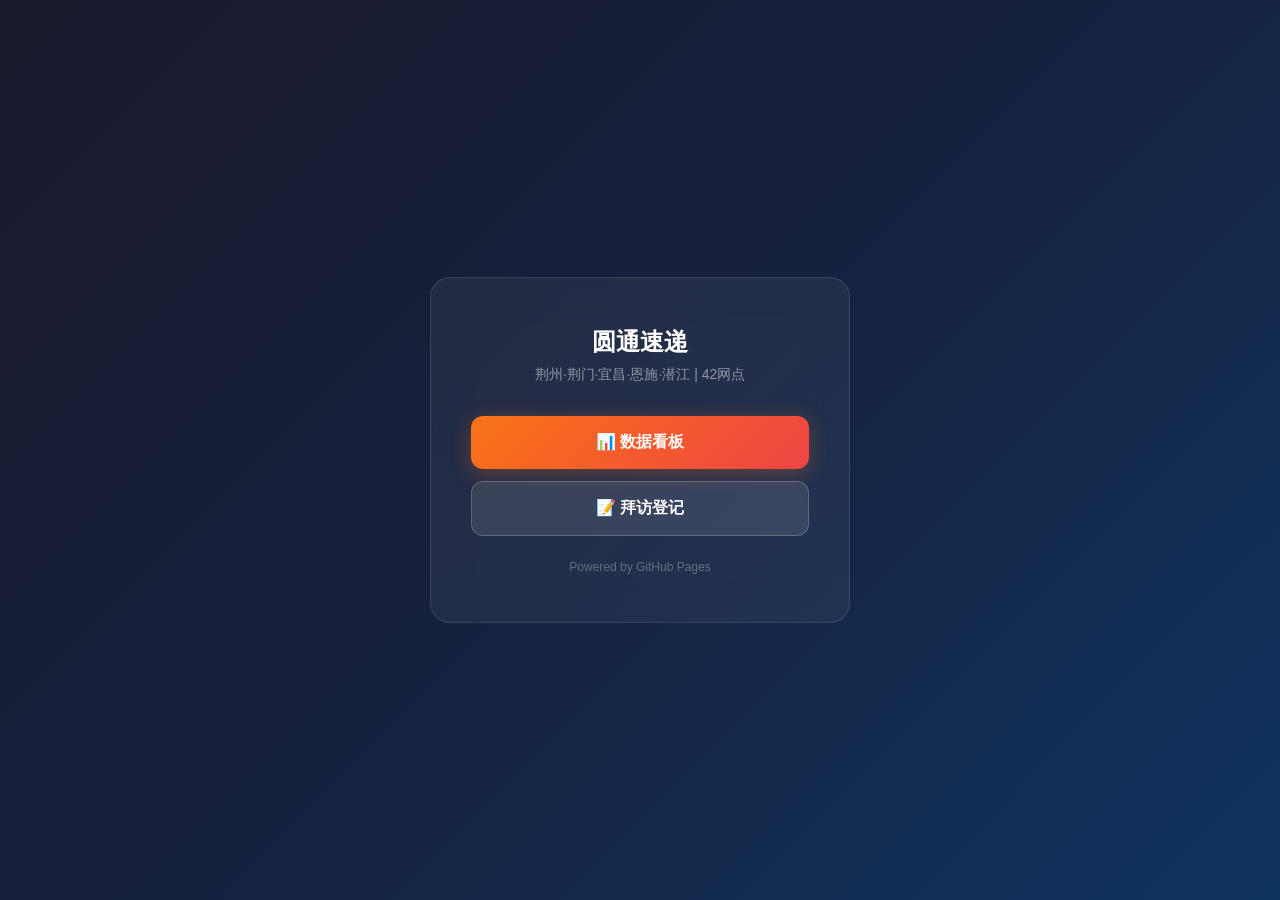
<file: index.html>
<!DOCTYPE html>
<html lang="zh-CN">
<head>
<meta charset="utf-8">
<meta name="viewport" content="width=device-width, initial-scale=1">
<title>圆通速递 · 网点拜访系统</title>
<style>
*{margin:0;padding:0;box-sizing:border-box}
body{font-family:-apple-system,BlinkMacSystemFont,"Segoe UI",sans-serif;background:linear-gradient(135deg,#1a1a2e,#16213e,#0f3460);min-height:100vh;display:flex;align-items:center;justify-content:center}
.card{background:rgba(255,255,255,.06);backdrop-filter:blur(20px);border:1px solid rgba(255,255,255,.1);border-radius:20px;padding:48px 40px;text-align:center;max-width:420px;width:90%}
.card h1{color:#fff;font-size:24px;margin-bottom:8px}
.card p{color:rgba(255,255,255,.5);font-size:14px;margin-bottom:32px}
.card a{display:block;padding:16px 24px;margin:12px 0;border-radius:12px;text-decoration:none;font-size:16px;font-weight:600;transition:all .2s}
.btn-viewer{background:linear-gradient(135deg,#f97316,#ef4444);color:#fff;box-shadow:0 4px 20px rgba(249,115,22,.3)}
.btn-viewer:hover{transform:translateY(-2px);box-shadow:0 8px 30px rgba(249,115,22,.4)}
.btn-register{background:rgba(255,255,255,.1);color:#fff;border:1px solid rgba(255,255,255,.2)}
.btn-register:hover{background:rgba(255,255,255,.18);transform:translateY(-2px)}
.footer{color:rgba(255,255,255,.3);font-size:12px;margin-top:24px}
</style>
</head>
<body>
<div class="card">
  <h1>圆通速递</h1>
  <p>荆州·荆门·宜昌·恩施·潜江 | 42网点</p>
  <a href="viewer/" class="btn-viewer">📊 数据看板</a>
  <a href="register.html" class="btn-register">📝 拜访登记</a>
  <div class="footer">Powered by GitHub Pages</div>
</div>
</body>
</html>
</file>
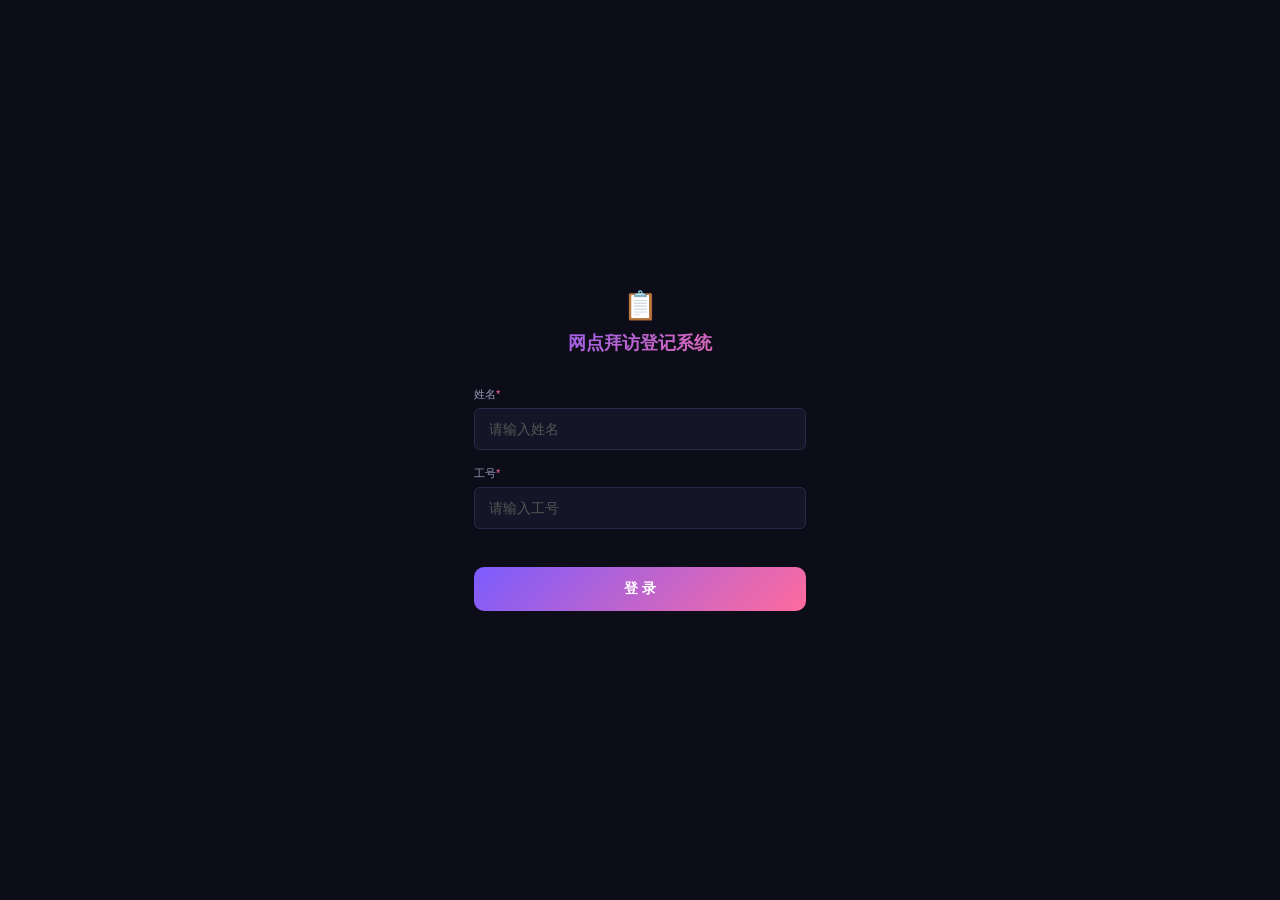
<file: Visit Registration System/index.html>
<!DOCTYPE html>
<html lang="zh-CN">
<head>
<meta charset="UTF-8">
<meta name="viewport" content="width=device-width, initial-scale=1.0, maximum-scale=1.0, user-scalable=no">
<title>网点拜访登记表</title>
<script src="https://cdn.sheetjs.com/xlsx-0.20.1/package/dist/xlsx.full.min.js"></script>
<style>
*,*::before,*::after{box-sizing:border-box;margin:0;padding:0}
:root{
  --bg:#0D0D1A;--bg2:#151528;--bg3:#1C1C36;--bg4:#242445;
  --purple:#7B5CFF;--pink:#FF6B9D;--purple-dim:rgba(123,92,255,.15);--pink-dim:rgba(255,107,157,.15);
  --text:#E8E8F0;--text2:#9999B8;--text3:#666688;
  --border:#2A2A4A;--radius:10px;--radius-sm:6px;
  --font:PingFang SC,Microsoft YaHei,sans-serif;
  --green:#4CAF50;--green-dim:rgba(76,175,80,.15);
  --orange:#FF9800;--orange-dim:rgba(255,152,0,.15);
}
html{font-size:14px}
body{font-family:var(--font);background:var(--bg);color:var(--text);min-height:100vh;overflow-x:hidden;-webkit-tap-highlight-color:transparent}
input,textarea,select,button{font-family:var(--font);font-size:1rem;outline:none;border:none}
a{color:var(--purple);text-decoration:none}

/* scrollbar */
::-webkit-scrollbar{width:4px;height:4px}
::-webkit-scrollbar-track{background:transparent}
::-webkit-scrollbar-thumb{background:var(--border);border-radius:2px}

/* ===== Login ===== */
.login-overlay{position:fixed;inset:0;z-index:500;background:var(--bg);display:flex;align-items:center;justify-content:center}
.login-overlay.hidden{display:none}
.login-box{width:90%;max-width:380px;padding:32px 24px}
.login-logo{font-size:2rem;text-align:center;margin-bottom:8px}
.login-title{font-size:1.3rem;font-weight:700;text-align:center;background:linear-gradient(135deg,var(--purple),var(--pink));-webkit-background-clip:text;-webkit-text-fill-color:transparent;margin-bottom:32px}
.login-field{margin-bottom:16px}
.login-field label{display:block;font-size:.8rem;color:var(--text2);margin-bottom:6px}
.login-field input{width:100%;background:var(--bg2);border:1px solid var(--border);border-radius:var(--radius-sm);padding:12px 14px;color:var(--text);font-size:1rem;transition:border-color .2s}
.login-field input:focus{border-color:var(--purple)}
.login-field input::placeholder{color:#555}
.login-btn{width:100%;padding:13px;border-radius:var(--radius);font-size:1rem;font-weight:700;cursor:pointer;background:linear-gradient(135deg,var(--purple),var(--pink));color:#fff;border:none;transition:opacity .2s,transform .1s;margin-top:8px}
.login-btn:active{transform:scale(.98)}
.login-btn:disabled{opacity:.5;cursor:not-allowed}
.login-error{color:var(--pink);font-size:.8rem;margin-top:8px;text-align:center;min-height:1.2em}

/* ===== Header ===== */
.header{position:sticky;top:0;z-index:100;background:linear-gradient(135deg,#12122A 0%,#1A1A3A 100%);border-bottom:1px solid var(--border);padding:12px 16px;backdrop-filter:blur(10px)}
.header-row{display:flex;align-items:center;justify-content:space-between;gap:8px}
.header h1{font-size:1.15rem;font-weight:700;background:linear-gradient(135deg,var(--purple),var(--pink));-webkit-background-clip:text;-webkit-text-fill-color:transparent;white-space:nowrap}
.user-info{display:flex;align-items:center;gap:6px;background:var(--bg2);border:1px solid var(--border);border-radius:var(--radius);padding:0 10px;flex:1;max-width:240px;cursor:pointer;transition:border-color .2s}
.user-info:hover{border-color:var(--purple)}
.user-info svg{width:16px;height:16px;fill:var(--purple);flex-shrink:0}
.user-info .user-name{flex:1;min-width:0;color:var(--text);font-size:.88rem;padding:8px 0;overflow:hidden;text-overflow:ellipsis;white-space:nowrap}
.user-info .user-emp{font-size:.72rem;color:var(--text3);margin-left:4px}
.header-actions{display:flex;gap:6px}
.btn-icon{width:34px;height:34px;border-radius:var(--radius-sm);background:var(--bg3);display:flex;align-items:center;justify-content:center;cursor:pointer;border:1px solid var(--border);transition:all .2s}
.btn-icon:hover{border-color:var(--purple);background:var(--purple-dim)}
.btn-icon svg{width:16px;height:16px;fill:var(--text2)}

/* ===== Tab Bar ===== */
.tab-bar{display:flex;background:var(--bg2);border-bottom:1px solid var(--border);padding:0 16px}
.tab-btn{flex:1;padding:10px 0;text-align:center;font-size:.9rem;font-weight:600;color:var(--text2);cursor:pointer;border-bottom:2px solid transparent;transition:all .2s}
.tab-btn.active{color:var(--purple);border-bottom-color:var(--purple)}

/* ===== Container ===== */
.container{padding:12px 16px 80px}
.tab-panel{display:none}
.tab-panel.active{display:block}

/* ===== Form ===== */
.form-group{margin-bottom:14px}
.form-label{display:block;font-size:.8rem;color:var(--text2);margin-bottom:5px;font-weight:500}
.form-label .required{color:var(--pink);margin-left:2px}
.form-input{width:100%;background:var(--bg2);border:1px solid var(--border);border-radius:var(--radius-sm);padding:9px 12px;color:var(--text);transition:border-color .2s}
.form-input:focus{border-color:var(--purple)}
.form-input::placeholder{color:#555}
textarea.form-input{resize:vertical;min-height:72px;line-height:1.5}
.form-row{display:flex;gap:8px}
.form-row>*{flex:1}

/* Searchable select */
.select-wrap{position:relative}
.select-input{width:100%;background:var(--bg2);border:1px solid var(--border);border-radius:var(--radius-sm);padding:9px 12px;color:var(--text);cursor:pointer;display:flex;align-items:center;justify-content:space-between;transition:border-color .2s}
.select-input:focus,.select-input.open{border-color:var(--purple)}
.select-input .arrow{font-size:.7rem;color:var(--text2);transition:transform .2s}
.select-input.open .arrow{transform:rotate(180deg)}
.select-dropdown{position:absolute;top:calc(100% + 4px);left:0;right:0;background:var(--bg3);border:1px solid var(--border);border-radius:var(--radius-sm);max-height:280px;overflow-y:auto;z-index:50;display:none}
.select-dropdown.show{display:block}
.select-search{width:100%;background:var(--bg2);border:none;border-bottom:1px solid var(--border);padding:8px 10px;color:var(--text);font-size:.85rem}
.select-option{padding:8px 12px;cursor:pointer;font-size:.9rem;transition:background .15s;border-bottom:1px solid var(--border)}
.select-option:hover{background:var(--purple-dim)}
.select-option.selected{color:var(--purple);font-weight:600}
.select-option .opt-city{font-size:.7rem;color:var(--purple);margin-right:4px;font-weight:600}
.select-option .opt-sub{font-size:.72rem;color:var(--text3);margin-top:2px}

/* Tags */
.tags-wrap{display:flex;flex-wrap:wrap;gap:6px}
.tag-chip{padding:5px 10px;border-radius:20px;font-size:.78rem;cursor:pointer;border:1px solid var(--border);color:var(--text2);background:var(--bg2);transition:all .2s;user-select:none}
.tag-chip.selected{background:var(--purple-dim);border-color:var(--purple);color:var(--purple)}
.tag-chip.auto{background:var(--green-dim);border-color:var(--green);color:var(--green);animation:tagPop .3s ease}
@keyframes tagPop{0%{transform:scale(.8);opacity:0}100%{transform:scale(1);opacity:1}}
.tag-chip:hover{border-color:var(--purple)}

/* Location btn */
.loc-btn{display:inline-flex;align-items:center;gap:4px;background:var(--purple-dim);color:var(--purple);padding:6px 10px;border-radius:var(--radius-sm);cursor:pointer;font-size:.78rem;font-weight:500;transition:all .2s;white-space:nowrap;border:1px solid transparent;flex-shrink:0}
.loc-btn:hover{border-color:var(--purple)}
.loc-btn.loading{opacity:.6;pointer-events:none}
.loc-btn svg{width:14px;height:14px}

/* AI Todos */
.todo-section{background:var(--bg2);border:1px solid var(--border);border-radius:var(--radius);padding:12px;margin-top:6px}
.todo-header{display:flex;align-items:center;justify-content:space-between;margin-bottom:8px}
.todo-title{font-size:.85rem;font-weight:600;color:var(--pink);display:flex;align-items:center;gap:4px}
.todo-title svg{width:16px;height:16px}
.todo-item{display:flex;align-items:center;gap:8px;padding:6px 0;border-bottom:1px solid var(--border)}
.todo-item:last-child{border-bottom:none}
.todo-check{width:18px;height:18px;border-radius:4px;border:1.5px solid var(--border);cursor:pointer;display:flex;align-items:center;justify-content:center;flex-shrink:0;transition:all .2s}
.todo-check.checked{background:var(--purple);border-color:var(--purple)}
.todo-check.checked svg{display:block}
.todo-check svg{display:none;width:12px;height:12px;fill:#fff}
.todo-text{flex:1;font-size:.85rem;color:var(--text);min-width:0}
.todo-text input{width:100%;background:transparent;border:none;border-bottom:1px dashed var(--border);color:var(--text);padding:2px 0;font-size:.85rem}
.todo-del{width:20px;height:20px;display:flex;align-items:center;justify-content:center;cursor:pointer;color:#666;border-radius:4px;flex-shrink:0}
.todo-del:hover{color:var(--pink);background:var(--pink-dim)}
.todo-del svg{width:12px;height:12px}

/* Submit btn */
.btn-submit{width:100%;padding:12px;border-radius:var(--radius);font-size:1rem;font-weight:700;cursor:pointer;background:linear-gradient(135deg,var(--purple),var(--pink));color:#fff;transition:opacity .2s,transform .1s;border:none}
.btn-submit:active{transform:scale(.98)}
.btn-submit:disabled{opacity:.5;cursor:not-allowed}
.btn-submit.update-mode{background:linear-gradient(135deg,var(--orange),#FF5722)}
.btn-secondary{background:var(--bg3);border:1px solid var(--border);color:var(--text);padding:8px 16px;border-radius:var(--radius-sm);cursor:pointer;font-size:.85rem;transition:all .2s}
.btn-secondary:hover{border-color:var(--purple);color:var(--purple)}

/* ===== Today Records ===== */
.today-section{margin-top:20px;border-top:1px solid var(--border);padding-top:16px}
.today-header{display:flex;align-items:center;justify-content:space-between;margin-bottom:10px}
.today-title{font-size:.9rem;font-weight:600;color:var(--text2);display:flex;align-items:center;gap:6px}
.today-title .count{font-size:.75rem;background:var(--purple-dim);color:var(--purple);padding:1px 8px;border-radius:10px}
.today-count{font-size:.78rem;color:var(--text3)}

/* Card */
.card{background:var(--bg2);border:1px solid var(--border);border-radius:var(--radius);padding:12px;margin-bottom:10px;transition:border-color .2s}
.card:hover{border-color:var(--purple)}
.card.editing{border-color:var(--orange);box-shadow:0 0 0 1px var(--orange)}
.card-top{display:flex;justify-content:space-between;align-items:flex-start;gap:8px}
.card-name{font-weight:700;font-size:.95rem;color:var(--text)}
.card-date{font-size:.75rem;color:var(--text2);white-space:nowrap}
.card-meta{display:flex;flex-wrap:wrap;gap:4px;margin:6px 0}
.card-tag{font-size:.7rem;padding:2px 7px;border-radius:10px;background:var(--purple-dim);color:var(--purple)}
.card-info{font-size:.78rem;color:var(--text2);margin-top:4px;line-height:1.5}
.card-info span{margin-right:10px}
.card-todo-count{font-size:.75rem;color:var(--pink);margin-top:4px}
.card-actions{display:flex;gap:6px;margin-top:8px;padding-top:8px;border-top:1px solid var(--border)}
.card-btn{font-size:.78rem;padding:4px 10px;border-radius:var(--radius-sm);cursor:pointer;transition:all .2s;border:1px solid var(--border);background:var(--bg3);color:var(--text2)}
.card-btn:hover{border-color:var(--purple);color:var(--purple)}
.card-btn.danger:hover{border-color:var(--pink);color:var(--pink)}
.card-btn.edit-btn{background:var(--orange-dim);border-color:var(--orange);color:var(--orange)}

/* ===== History ===== */
.filter-bar{display:flex;flex-wrap:wrap;gap:6px;margin-bottom:12px}
.filter-bar .form-input{padding:7px 10px;font-size:.82rem;flex:1;min-width:120px}
.filter-bar select.form-input{appearance:none;background-image:url("data:image/svg+xml,%3Csvg xmlns='http://www.w3.org/2000/svg' width='10' height='6'%3E%3Cpath d='M0 0l5 6 5-6z' fill='%239999B8'/%3E%3C/svg%3E");background-repeat:no-repeat;background-position:right 8px center;padding-right:24px}
.record-count{font-size:.78rem;color:var(--text2);margin-bottom:10px}

/* Empty state */
.empty-state{text-align:center;padding:30px 20px;color:var(--text2)}
.empty-state svg{width:40px;height:40px;fill:var(--border);margin-bottom:10px}
.empty-state p{font-size:.85rem}

/* ===== Confirm dialog ===== */
.confirm-overlay{position:fixed;inset:0;background:rgba(0,0,0,.6);z-index:250;display:none;align-items:center;justify-content:center}
.confirm-overlay.show{display:flex}
.confirm-box{background:var(--bg2);border:1px solid var(--border);border-radius:var(--radius);padding:20px;max-width:320px;width:90%;text-align:center}
.confirm-box p{margin-bottom:16px;font-size:.9rem}
.confirm-btns{display:flex;gap:10px;justify-content:center}
.confirm-btns button{padding:8px 24px;border-radius:var(--radius-sm);cursor:pointer;font-weight:600;font-size:.9rem;border:none}
.confirm-ok{background:var(--pink);color:#fff}
.confirm-cancel{background:var(--bg3);color:var(--text2);border:1px solid var(--border)!important}

/* ===== Toast ===== */
.toast{position:fixed;top:20px;left:50%;transform:translateX(-50%) translateY(-80px);background:var(--bg3);border:1px solid var(--purple);color:var(--text);padding:10px 20px;border-radius:var(--radius);font-size:.85rem;z-index:300;transition:transform .3s;pointer-events:none}
.toast.show{transform:translateX(-50%) translateY(0)}
.toast.error{border-color:var(--pink)}

/* ===== Import hidden ===== */
#importFile{display:none}

/* ===== Logout menu ===== */
.logout-menu{position:absolute;top:50px;right:16px;background:var(--bg3);border:1px solid var(--border);border-radius:var(--radius-sm);padding:6px 0;z-index:110;display:none;min-width:120px}
.logout-menu.show{display:block}
.logout-menu-item{padding:8px 16px;font-size:.85rem;cursor:pointer;color:var(--text2);transition:all .15s}
.logout-menu-item:hover{color:var(--pink);background:var(--pink-dim)}

/* ===== Responsive ===== */
@media(min-width:600px){
  .container{max-width:560px;margin:0 auto}
}
</style>
</head>
<body>

<!-- Toast -->
<div class="toast" id="toast"></div>

<!-- Confirm Dialog -->
<div class="confirm-overlay" id="confirmOverlay">
  <div class="confirm-box">
    <p id="confirmMsg"></p>
    <div class="confirm-btns">
      <button class="confirm-cancel" onclick="closeConfirm(false)">取消</button>
      <button class="confirm-ok" onclick="closeConfirm(true)">确定</button>
    </div>
  </div>
</div>

<!-- ===== Login Overlay ===== -->
<div class="login-overlay" id="loginOverlay">
  <div class="login-box">
    <div class="login-logo">📋</div>
    <div class="login-title">网点拜访登记系统</div>
    <div class="login-field">
      <label>姓名<span style="color:var(--pink)">*</span></label>
      <input type="text" id="loginName" placeholder="请输入姓名" autocomplete="off">
    </div>
    <div class="login-field">
      <label>工号<span style="color:var(--pink)">*</span></label>
      <input type="text" id="loginEmpNo" placeholder="请输入工号" autocomplete="off">
    </div>
    <div class="login-error" id="loginError"></div>
    <button class="login-btn" onclick="doLogin()">登 录</button>
  </div>
</div>

<!-- Logout Menu -->
<div class="logout-menu" id="logoutMenu">
  <div class="logout-menu-item" onclick="doLogout()">🚪 退出登录</div>
</div>

<!-- Header -->
<div class="header" id="mainHeader">
  <div class="header-row">
    <h1>📋 网点拜访登记</h1>
    <div class="user-info" id="userInfo" onclick="toggleLogoutMenu()">
      <svg viewBox="0 0 24 24"><path d="M12 12c2.7 0 5-2.3 5-5s-2.3-5-5-5-5 2.3-5 5 2.3 5 5 5zm0 2c-3.3 0-10 1.7-10 5v2h20v-2c0-3.3-6.7-5-10-5z"/></svg>
      <span class="user-name" id="headerUserName"></span>
    </div>
    <div class="header-actions">
      <button class="btn-icon" title="导出" onclick="exportData()">
        <svg viewBox="0 0 24 24"><path d="M19 9h-4V3H9v6H5l7 7 7-7zM5 18v2h14v-2H5z"/></svg>
      </button>
      <button class="btn-icon" title="导入" onclick="document.getElementById('importFile').click()">
        <svg viewBox="0 0 24 24"><path d="M9 16h6v-6h4l-7-7-7 7h4zm-4 2h14v2H5z"/></svg>
      </button>
    </div>
  </div>
  <input type="file" id="importFile" accept=".xlsx,.xls,.csv" onchange="importData(event)">
</div>

<!-- Tab Bar -->
<div class="tab-bar">
  <div class="tab-btn active" data-tab="form" onclick="switchTab('form')">📝 拜访登记</div>
  <div class="tab-btn" data-tab="history" onclick="switchTab('history')">📚 历史记录</div>
</div>

<!-- Container -->
<div class="container">

  <!-- Form Panel -->
  <div class="tab-panel active" id="panelForm">
    <form id="visitForm" onsubmit="return handleSubmit(event)">
      <input type="hidden" id="editId" value="">
      <input type="hidden" id="editCreatedAt" value="">

      <!-- 网点选择 -->
      <div class="form-group">
        <label class="form-label">选择网点<span class="required">*</span></label>
        <div class="select-wrap" id="branchSelect">
          <div class="select-input" id="branchInput" onclick="toggleBranchDropdown()">
            <span id="branchDisplay" style="color:#555">请选择网点</span>
            <span class="arrow">▼</span>
          </div>
          <div class="select-dropdown" id="branchDropdown">
            <input class="select-search" id="branchSearch" placeholder="搜索城市/网点简称..." oninput="filterBranches()">
            <div id="branchOptions"></div>
          </div>
          <input type="hidden" id="branchValue">
        </div>
      </div>

      <!-- 日期 + 联系人 -->
      <div class="form-row">
        <div class="form-group">
          <label class="form-label">拜访日期<span class="required">*</span></label>
          <input type="date" class="form-input" id="visitDate">
        </div>
        <div class="form-group">
          <label class="form-label">联系人</label>
          <input type="text" class="form-input" id="contactName" placeholder="联系人姓名">
        </div>
      </div>

      <!-- 联系电话 -->
      <div class="form-group">
        <label class="form-label">联系电话</label>
        <input type="tel" class="form-input" id="contactPhone" placeholder="手机号码">
      </div>

      <!-- 地址 -->
      <div class="form-group">
        <label class="form-label">地址</label>
        <div style="display:flex;gap:6px">
          <input type="text" class="form-input" id="address" placeholder="详细地址" style="flex:1">
          <button type="button" class="loc-btn" id="locBtn" onclick="getLocation()">
            <svg viewBox="0 0 24 24" fill="currentColor"><path d="M12 2C8.13 2 5 5.13 5 9c0 5.25 7 13 7 13s7-7.75 7-13c0-3.87-3.13-7-7-7zm0 9.5c-1.38 0-2.5-1.12-2.5-2.5s1.12-2.5 2.5-2.5 2.5 1.12 2.5 2.5-1.12 2.5-2.5 2.5z"/></svg>
            获取定位
          </button>
        </div>
        <input type="hidden" id="latitude">
        <input type="hidden" id="longitude">
      </div>

      <!-- 关键问题备注 -->
      <div class="form-group">
        <label class="form-label">网点关键问题备注</label>
        <textarea class="form-input" id="notes" placeholder="请描述拜访中发现的关键问题..." oninput="onNotesInput()"></textarea>
      </div>

      <!-- 网点标签 -->
      <div class="form-group">
        <label class="form-label">网点标签 <span style="font-size:.72rem;color:var(--green)">（备注自动识别·基于知识库框架）</span></label>
        <div class="tags-wrap" id="tagsWrap"></div>
      </div>

      <!-- AI 待办 -->
      <div class="form-group">
        <div id="todoSection" style="display:none">
          <div class="todo-section">
            <div class="todo-header">
              <div class="todo-title">
                <svg viewBox="0 0 24 24" fill="currentColor"><path d="M19 3H5c-1.1 0-2 .9-2 2v14c0 1.1.9 2 2 2h14c1.1 0 2-.9 2-2V5c0-1.1-.9-2-2-2zm-7 3c1.93 0 3.5 1.57 3.5 3.5S13.93 13 12 13s-3.5-1.57-3.5-3.5S10.07 6 12 6zm7 13H5v-.23c0-.62.28-1.2.76-1.58C7.47 15.82 9.64 15 12 15s4.53.82 6.24 2.19c.48.38.76.97.76 1.58V19z"/></svg>
                AI 智能待办 <span style="font-size:.7rem;color:var(--text3);margin-left:4px">·知识库驱动</span>
              </div>
            </div>
            <div id="todoList"></div>
          </div>
        </div>
      </div>

      <button type="submit" class="btn-submit" id="submitBtn">提交登记</button>
      <button type="button" class="btn-secondary" id="cancelEditBtn" style="display:none;width:100%;margin-top:8px" onclick="cancelEdit()">取消编辑</button>
    </form>

    <!-- 今日拜访记录 -->
    <div class="today-section">
      <div class="today-header">
        <div class="today-title">📅 今日拜访 <span class="count" id="todayCount">0</span></div>
      </div>
      <div id="todayList"></div>
    </div>
  </div>

  <!-- History Panel -->
  <div class="tab-panel" id="panelHistory">
    <div class="filter-bar">
      <input class="form-input" id="filterBranch" placeholder="搜索网点名">
      <input type="date" class="form-input" id="filterDateFrom">
      <input type="date" class="form-input" id="filterDateTo">
    </div>
    <div class="record-count" id="recordCount"></div>
    <div id="historyList"></div>
  </div>
</div>

<script>
/* ============================================================
   Constants & Config
   ============================================================ */
const BRANCHES = [
  {city:"恩施市",name:"恩施",full:"湖北省恩施市",contact:"谭杰",phone:"13517135666",address:"恩施市松树坪传化物流港2号楼圆通快递"},
  {city:"恩施市",name:"建始",full:"湖北省恩施州建始县",contact:"陈卫军",phone:"18972410596",address:"恩施州建始县业州镇烟墩大道北段冷链物流园108号-109号"},
  {city:"恩施市",name:"利川",full:"湖北省恩施自治州利川市",contact:"张帆",phone:"15629232777",address:"恩施市利川市蓝天路1号"},
  {city:"宜昌市",name:"宜昌东站",full:"湖北省宜昌市东站",contact:"刘杰",phone:"13296760922",address:"宜昌市片区东站路188号三峡物流园D区D3072"},
  {city:"宜昌市",name:"猇亭",full:"湖北省宜昌市猇亭",contact:"刘涛涛",phone:"18672907000",address:"湖北省宜昌市猇亭区猇亭大道189号三峡汽贸大世界6号楼1层"},
  {city:"宜昌市",name:"宜昌高新区",full:"湖北省宜昌市高新区",contact:"梅艺",phone:"18671809353",address:"湖北省宜昌市西陵区中南路81号三峡果蔬交易中心仓库楼负一层11-14仓库"},
  {city:"宜昌市",name:"三峡大学",full:"湖北省宜昌市三峡大学",contact:"萧春林",phone:"18007155769",address:"宜昌市黄河路40号达润汽修旁圆通速递"},
  {city:"宜昌市",name:"点军区",full:"湖北省宜昌市点军区",contact:"周宇飞",phone:"13277172725",address:"宜昌市点军区将军路299号"},
  {city:"宜昌市",name:"夷陵",full:"湖北省宜昌市夷陵区",contact:"萧春林",phone:"18007155769",address:"宜昌市夷陵区平湖大道52号"},
  {city:"宜昌市",name:"宜都",full:"湖北省宜昌市宜都市",contact:"杨永成",phone:"18062992673",address:"宜都市城乡路241"},
  {city:"宜昌市",name:"当阳",full:"湖北省宜昌市当阳市",contact:"何岸",phone:"13872665599",address:"湖北省宜昌市当阳市长坂路286号迪腾物流园8号仓库"},
  {city:"宜昌市",name:"枝江",full:"湖北省宜昌市枝江市",contact:"毛晓燕",phone:"18871593852",address:"宜昌市枝江市双寿桥路龙鑫广场一号库"},
  {city:"宜昌市",name:"秭归",full:"湖北省宜昌市秭归县",contact:"潘亿君",phone:"19092599778",address:"秭归县脐橙小镇游乐场对面B-105"},
  {city:"恩施市",name:"野三关",full:"湖北省恩施自治州巴东县野三关",contact:"向海群",phone:"15172928866",address:"恩施市巴东县野三关镇高速路客运站旁"},
  {city:"恩施市",name:"来凤",full:"湖北省恩施自治州来凤县",contact:"廖英杰",phone:"13886770681",address:"恩施市来凤县教育城电商产业园"},
  {city:"恩施市",name:"巴东",full:"湖北省恩施市巴东县",contact:"王爱春",phone:"13971892030",address:"巴东县万福路118号金山商贸城圆通快递"},
  {city:"恩施市",name:"宣恩",full:"湖北省恩施市宣恩县",contact:"王孔骏",phone:"17571010103",address:"恩施市宣恩县莲花坝村原复烤厂"},
  {city:"恩施市",name:"咸丰",full:"湖北省恩施市咸丰县",contact:"蒋智生",phone:"13477201480",address:"恩施市咸丰县高乐山镇杨泗坝杨官大道5号"},
  {city:"宜昌市",name:"五峰",full:"湖北省宜昌市五峰县",contact:"胡云峰",phone:"17771283765",address:"五峰土家族自治县渔洋关镇天池路28号"},
  {city:"宜昌市",name:"远安",full:"湖北省宜昌市远安县",contact:"付丰琴",phone:"15572765505",address:"宜昌市远安县鸣凤镇临沮大道1137号"},
  {city:"宜昌市",name:"兴山",full:"湖北省宜昌市兴山县",contact:"李祖君",phone:"15572702999",address:"宜昌市兴山县古夫镇香溪大道5号"},
  {city:"宜昌市",name:"长阳",full:"湖北省宜昌市长阳县",contact:"谢劲松",phone:"13387288388",address:"长阳龙舟坪镇何家坪村8组833号"},
  {city:"恩施市",name:"鹤峰",full:"湖北省恩施市鹤峰县",contact:"胡明权",phone:"18986853839",address:"恩施市鹤峰县中坝路20号"},
  {city:"荆州市",name:"荆州城区",full:"湖北省荆州市城区",contact:"吴学亮",phone:"15057800083",address:"湖北省荆州市经济技术开发区联合街道上海大道86号圆捷通物流有限公司1号楼2楼"},
  {city:"荆州市",name:"沙北新区",full:"湖北省荆州市沙北新区",contact:"吕彪",phone:"17671637610",address:"湖北省荆州市沙市区关沮镇园林北路122号南塑汽车零部件制造公司8号仓库"},
  {city:"荆州市",name:"古城北",full:"湖北省荆州市古城北",contact:"朱义姣",phone:"13997638459",address:"湖北省荆州市荆州区郢城镇荆州大道49号浩然物流园2号仓库11-16南面楼"},
  {city:"荆州市",name:"长港路",full:"湖北省荆州市长港路",contact:"王永吉",phone:"17762859985",address:"沙市区顺驰太阳城南门"},
  {city:"荆州市",name:"荆州大学城",full:"湖北省荆州市大学城",contact:"叶方圆",phone:"15067370790",address:"湖北省荆州市经济技术开发区联合街道上海大道86号圆通速递荆州集运中心一层A区"},
  {city:"荆州市",name:"江津西路",full:"湖北省荆州市江津西路",contact:"王诗桥",phone:"13593832503",address:"湖北省荆州市荆州区郢城镇荆州大道66号"},
  {city:"荆州市",name:"武德路",full:"湖北省荆州市沙市区武德路",contact:"李小冬",phone:"18672119977",address:"湖北省荆州市沙市区武德路与北京路交叉口蓝星陶瓷城"},
  {city:"荆州市",name:"北京路",full:"湖北省荆州市北京路",contact:"杨军人",phone:"13872302672",address:"湖北省荆州市沙市区跃进路16号锦绣荆江"},
  {city:"荆州市",name:"开发区一部",full:"湖北省荆州市开发区一部",contact:"王尚军",phone:"15927809479",address:"江津东路95号长江物流园3号仓库"},
  {city:"荆州市",name:"公安",full:"湖北省荆州市公安县",contact:"胡磊",phone:"18086205397",address:"湖北省荆州市公安县潺陵大道今非塑业院内"},
  {city:"荆州市",name:"江陵",full:"湖北省荆州市江陵县",contact:"罗海燕",phone:"13872353337",address:"荆河路6号电商产业园"},
  {city:"荆州市",name:"石首",full:"湖北省荆州市石首市",contact:"刘克军",phone:"13135792098",address:"石首市站后路长兴梦辉物流园B2"},
  {city:"荆州市",name:"松滋",full:"湖北省荆州市松滋市",contact:"李健",phone:"13308614888",address:"松滋市新江口街道望月村委会"},
  {city:"荆州市",name:"监利",full:"湖北省荆州市监利县",contact:"黄贻桃",phone:"13886581951",address:"湖北省监利市容城镇城东工业园创业路与荆南路交汇处"},
  {city:"荆门市",name:"荆门城区",full:"湖北省荆门市城区",contact:"孙海波",phone:"18672426266",address:"荆门市东宝区牌楼镇新生路以北，物流园路以东3号仓库"},
  {city:"荆门市",name:"沙洋",full:"湖北省荆门市沙洋",contact:"萧春林",phone:"18007155769",address:"湖北省荆门市沙洋县开源大道48号(原裕大华纺织)第04幢"},
  {city:"荆门市",name:"钟祥",full:"湖北省荆门市钟祥市",contact:"任维佳",phone:"13337472065",address:"钟祥市西环三路一公里共配"},
  {city:"潜江市",name:"潜江",full:"湖北省潜江市",contact:"田亚东",phone:"18995995768",address:"湖北省潜江市杨市办事处奥体路566号"},
  {city:"荆州市",name:"洪湖",full:"湖北省荆州市洪湖市",contact:"颜泽刚",phone:"18007118008",address:"湖北省荆州市洪湖市文泉大道58号"},
  {city:"荆门市",name:"京山",full:"湖北省荆门市京山县",contact:"李军",phone:"18972881111",address:"湖北省京山市金瑞物流园"}
];

const TAG_OPTIONS = [
  "服务品质","散单取件","时效管控","遗失破损","工单CCR",
  "揽派运营","终端驿站","市场客户","逆向业务","安全生产",
  "人员管理","设备运维"
];

// Tag auto-extract keywords mapping
// 80% keywords from IMA知识库真实培训材料，20% AI泛化补充
const TAG_KEYWORDS = {
  "服务品质": [
    // 知识库来源：圆准达规范派签培训、网点质量管理与KPI提升
    "圆准达","送货上门","上门","虚假签收","虚假上门","签收延误","签收位置照","面单照",
    "派前电联","签收码","定位签收","异常上报","客诉","签收率","当频次","上门履约",
    "按需上门","照片不规范","位置照","面单","签收标签","规范派签","上门话术",
    // 泛化补充
    "品质","服务质量","服务态度","差评"
  ],
  "散单取件": [
    // 知识库来源：散单大盘服务质量能力提升培训
    "散单","首揽","首揽及时率","分单","分单准确率","爽约","取消率","虚假取件","飞单",
    "引导取消","接单","核价","揽收及时率","分单不合理","疑似配置错误","官方线上取消",
    "订单爽约","核价及时率","综合取消率","完美履约","当日发货",
    // 泛化补充
    "取件","揽件","上门取件"
  ],
  "时效管控": [
    // 知识库来源：网点质控培训、新机制PDF
    "延误","超时","应签","当频次签收","出港交件","一车一签","截件","中转","派送时效",
    "出港及时率","签收截止","频次内签收","激励派费","时效顺延","补签","内部时效",
    // 泛化补充
    "时效","准时","发车","到件","时效攻坚"
  ],
  "遗失破损": [
    // 知识库来源：网点质控培训-KPI遗失率
    "遗失","丢失","丢件","破损","赔偿","理赔","无忧","仲裁遗失","遗失率","遗失补签",
    "有责遗失","等效业务量","十万分之",
    // 泛化补充
    "损坏","少件","错分","漏扫"
  ],
  "工单CCR": [
    // 知识库来源：圆准达工单及CCR治理
    "工单","CCR","客诉工单","主动工单","全链路","闭环率","判责","改责","工单处理",
    "异常清理率","虚假举证","客诉进线","投诉率","未上门客诉","巡检工单","工单举证",
    "判责成立","改责",
    // 泛化补充
    "投诉","申诉","回访"
  ],
  "揽派运营": [
    // 知识库来源：新机制PDF-揽派分析
    "揽派","交件分析","派件","送货区","三段码","地图维护","智能派件","一车一签",
    "车货匹配","扫派","虚假直送","承包区","退货仓","送货点","地图留白","段码画图",
    "揽收管理","派签管理","精准派",
    // 泛化补充
    "分拣","扫描","称重","装车","卸车","交接"
  ],
  "终端驿站": [
    // 知识库来源：新机制PDF-终端分析
    "驿站","快递柜","丰巢","格口","出库率","长滞留","入库","取件码","妈妈驿站",
    "格口使用率","流失驿站","机会点","虚假入库","虚假驿站","超时收费","移机",
    "高虚签","驿站拓展",
    // 泛化补充
    "代收点","自提柜","终端"
  ],
  "市场客户": [
    // 知识库来源：新机制PDF-市场详细分析
    "商机","流失","交叉客户","营销","违禁品","收入异动","品牌营销","客户管理",
    "防流失","商机转化","核心客户","TOP客户","重货","直客","客户管家","特惠寄",
    "客户预警","回访率",
    // 泛化补充
    "客户","市场","客单","寄递量"
  ],
  "逆向业务": [
    // 知识库来源：抖音/淘天/拼多多/微信小店逆向培训
    "逆向","抖音","淘天","拼多多","微信小店","上门取件","退货","官流","退货取件",
    "超时履约","揽收停滞","改约","拒单","转单","逆向培训","平台工单",
    // 泛化补充
    "退件","退款","返修"
  ],
  "安全生产": [
    // 泛化为主(20%)，结合知识库安全相关
    "安全","消防","灭火器","烟感","事故","隐患","违规","危险","防护","巡查",
    "明火","用电","防火","演练","预案","车辆安全","驾照","交通事故",
    // 泛化补充
    "制度","巡查记录"
  ],
  "人员管理": [
    // 知识库来源：新机制-人岗匹配、散单-业务员管理
    "人员","员工","离职","招聘","培训","考勤","缺人","排班","人岗匹配","业务员",
    "送货点绑定","取件人配置","接单负责人","顶班","换绑","员工管理","岗前培训",
    // 泛化补充
    "新员工","工时","工资","花名册"
  ],
  "设备运维": [
    // 泛化为主，结合知识库设备相关
    "设备","扫描枪","电脑","打印机","称重仪","监控","网络","故障","维修","断网",
    "行者","金刚","驾驶舱","网点管家","系统","数据魔方",
    // 泛化补充
    "硬件","服务器","POS机"
  ]
};

// AI智能待办 - 基于知识库真实业务流程和整改方案生成
// 80%来自培训材料中的具体操作要求，20%合理泛化
const TODO_MAP = {
  // 来源：圆准达规范派签培训
  "服务品质": [
    "核查圆准达派签流程合规性(识别→电联→上门→拍照→签收)",
    "排查虚假签收/虚假上门记录，审查位置照与面单照规范性",
    "检查异常上报规范性(电联门槛/照片举证/话术合规)"
  ],
  // 来源：散单大盘服务质量能力提升
  "散单取件": [
    "核查首揽及时率(目标≥88%)及分单准确率(目标≥90%)",
    "清查爽约订单并督促业务员当日日清，检查实时监控待取件量",
    "排查疑似虚假取件(应取未发货)和引导客户取消行为"
  ],
  // 来源：网点质控培训-时效攻坚、圆准达当频次签收
  "时效管控": [
    "分析延误根因及出港交件及时率(目标≥95%)",
    "检查圆准达当频次签收达成(一派15:00/二派20:00)",
    "核查一车一签车货匹配执行及交件四环节达标情况"
  ],
  // 来源：网点质控培训-KPI遗失率
  "遗失破损": [
    "核查遗失率是否超标(目标≤十万分之6)，排查遗失环节",
    "跟进破损件赔偿理赔进度，核查无忧/仲裁案件",
    "加强各环节交接扫描规范，减少漏扫和错分"
  ],
  // 来源：圆准达工单及CCR治理
  "工单CCR": [
    "清理积压工单(未上门客诉4H/主动工单6H时效内闭环)",
    "分析CCR进线量(目标≤万分之80)，重点治理派签延误占比",
    "核查主动工单异常清理率(目标≥90%)及二次上门执行"
  ],
  // 来源：新机制PDF-揽派分析
  "揽派运营": [
    "检查交件分析四大环节(一车一签/车货匹配)达标情况",
    "核查送货区三段码画图及地图维护(防留白/未画图)",
    "排查智能派件异常(虚假直送/承包区/退货仓基础问题)"
  ],
  // 来源：新机制PDF-终端分析
  "终端驿站": [
    "排查低出库率和长滞留驿站，制定一驿站一方案",
    "核查格口使用率及流失驿站召回进度",
    "排查虚假入库/虚假驿站及未设置超时收费快递柜"
  ],
  // 来源：新机制PDF-市场详细分析
  "市场客户": [
    "回访TOP流失/预警客户，核查核心客户回访率及业务增量",
    "跟进商机转化(100%分配甄别)及交叉客户提升(占比→50%)",
    "排查违禁品店铺及收入异动，联合财务整改"
  ],
  // 来源：各平台逆向培训材料
  "逆向业务": [
    "检查各平台上门取件履约率(淘天完美履约≥84%/拼多多上门履约≥99%)",
    "核查平台工单处理时效(淘天4H/拼多多3H/抖音24H)",
    "排查引导客户取消/飞单/拒单/转单行为(考核100-5000元/票)"
  ],
  // 泛化：安全管理基础要求
  "安全生产": [
    "检查消防设施(灭火器有效期/烟感)及安全通道畅通",
    "核查车辆证件有效性及司机安全培训记录",
    "排查用电及明火安全隐患，落实日常巡查制度"
  ],
  // 来源：新机制-人岗匹配、散单-业务员管理
  "人员管理": [
    "核查业务员人岗匹配及送货点取件人绑定准确性",
    "安排新员工岗前操作规范培训(圆准达/散单/逆向)",
    "更新离职/转岗人员送货点配置及接单负责人设置"
  ],
  // 泛化：设备管理基础要求
  "设备运维": [
    "检查扫描设备/称重仪运行状态，确保入库出库正常",
    "核查监控覆盖及网络连通性，保障系统(行者/金刚)稳定",
    "建立设备故障报修台账，制定定期维护计划"
  ]
};

const TMAP_KEY = "OB4BZ-D4W3U-B7VVO-4PJWW-6TKDJ-WPB77";

/* ============================================================
   IndexedDB
   ============================================================ */
const DB_NAME = "VisitRecordDB";
const DB_VERSION = 1;
const STORE_NAME = "records";
let db = null;

function openDB() {
  return new Promise((resolve, reject) => {
    const req = indexedDB.open(DB_NAME, DB_VERSION);
    req.onupgradeneeded = (e) => {
      const database = e.target.result;
      if (!database.objectStoreNames.contains(STORE_NAME)) {
        const store = database.createObjectStore(STORE_NAME, { keyPath: "id" });
        store.createIndex("visitor", "visitor", { unique: false });
        store.createIndex("branch", "branch", { unique: false });
        store.createIndex("date", "date", { unique: false });
      }
    };
    req.onsuccess = (e) => { db = e.target.result; resolve(db); };
    req.onerror = (e) => reject(e.target.error);
  });
}

function dbOp(mode, fn) {
  return new Promise((resolve, reject) => {
    const tx = db.transaction(STORE_NAME, mode);
    const store = tx.objectStore(STORE_NAME);
    const result = fn(store);
    if (result && result.onsuccess !== undefined) {
      result.onsuccess = (e) => resolve(e.target.result);
      result.onerror = (e) => reject(e.target.error);
    } else {
      tx.oncomplete = () => resolve(result);
      tx.onerror = (e) => reject(e.target.error);
    }
  });
}

function getAllRecords() {
  return new Promise((resolve, reject) => {
    const tx = db.transaction(STORE_NAME, "readonly");
    const store = tx.objectStore(STORE_NAME);
    const req = store.getAll();
    req.onsuccess = () => resolve(req.result);
    req.onerror = () => reject(req.error);
  });
}

function addRecord(record) {
  return dbOp("readwrite", (store) => store.add(record));
}

function updateRecord(record) {
  return dbOp("readwrite", (store) => store.put(record));
}

function deleteRecord(id) {
  return dbOp("readwrite", (store) => store.delete(id));
}

/* ============================================================
   State
   ============================================================ */
let currentUser = null; // {name, empNo}
let selectedBranch = null;
let selectedTags = new Set();
let autoTags = new Set(); // tags auto-extracted from notes
let generatedTodos = [];
let checkedTodos = new Set();
let editingRecordId = null; // null = new, string = editing

/* ============================================================
   Login
   ============================================================ */
function checkLogin() {
  const saved = localStorage.getItem("vr_login");
  if (saved) {
    try {
      currentUser = JSON.parse(saved);
      return true;
    } catch(e) {
      localStorage.removeItem("vr_login");
    }
  }
  return false;
}

function doLogin() {
  const name = document.getElementById("loginName").value.trim();
  const empNo = document.getElementById("loginEmpNo").value.trim();
  const errEl = document.getElementById("loginError");

  if (!name) { errEl.textContent = "请输入姓名"; return; }
  if (!empNo) { errEl.textContent = "请输入工号"; return; }

  currentUser = { name, empNo };
  localStorage.setItem("vr_login", JSON.stringify(currentUser));
  errEl.textContent = "";
  enterApp();
}

function doLogout() {
  localStorage.removeItem("vr_login");
  currentUser = null;
  document.getElementById("logoutMenu").classList.remove("show");
  document.getElementById("loginOverlay").classList.remove("hidden");
  document.getElementById("loginName").value = "";
  document.getElementById("loginEmpNo").value = "";
}

function enterApp() {
  document.getElementById("loginOverlay").classList.add("hidden");
  document.getElementById("headerUserName").textContent = currentUser.name;
}

function toggleLogoutMenu() {
  document.getElementById("logoutMenu").classList.toggle("show");
}

/* ============================================================
   Init
   ============================================================ */
async function init() {
  await openDB();

  if (checkLogin()) {
    enterApp();
  }

  initBranchSelector();
  initTags();
  initFormDefaults();
  renderTodayRecords();
  renderHistory();

  // Login enter key
  document.getElementById("loginEmpNo").addEventListener("keydown", (e) => {
    if (e.key === "Enter") doLogin();
  });
  document.getElementById("loginName").addEventListener("keydown", (e) => {
    if (e.key === "Enter") document.getElementById("loginEmpNo").focus();
  });

  // History filters
  document.getElementById("filterBranch").addEventListener("input", debounce(renderHistory, 300));
  document.getElementById("filterDateFrom").addEventListener("change", renderHistory);
  document.getElementById("filterDateTo").addEventListener("change", renderHistory);

  // Close dropdown on outside click
  document.addEventListener("click", (e) => {
    const wrap = document.getElementById("branchSelect");
    if (!wrap.contains(e.target)) closeBranchDropdown();
    // Close logout menu
    const userInfo = document.getElementById("userInfo");
    const menu = document.getElementById("logoutMenu");
    if (!userInfo.contains(e.target) && !menu.contains(e.target)) {
      menu.classList.remove("show");
    }
  });
}

function initFormDefaults() {
  const today = new Date().toISOString().split("T")[0];
  document.getElementById("visitDate").value = today;
}

/* ============================================================
   Branch Selector
   ============================================================ */
function initBranchSelector() {
  renderBranchOptions(BRANCHES);
}

function branchLabel(b) {
  return b.city + " · " + b.name;
}

function renderBranchOptions(list) {
  const container = document.getElementById("branchOptions");
  container.innerHTML = list.map(b => {
    const isSelected = selectedBranch && selectedBranch.name === b.name && selectedBranch.city === b.city;
    return `<div class="select-option${isSelected ? ' selected' : ''}" onclick='selectBranch(${JSON.stringify(b).replace(/'/g,"&#39;")})'>
      <div><span class="opt-city">${escapeHtml(b.city)}</span>${escapeHtml(b.name)}</div>
      <div class="opt-sub">${escapeHtml(b.contact)} ${escapeHtml(b.phone)}</div>
    </div>`;
  }).join("");
}

function toggleBranchDropdown() {
  const input = document.getElementById("branchInput");
  const dropdown = document.getElementById("branchDropdown");
  const isOpen = dropdown.classList.contains("show");
  if (isOpen) closeBranchDropdown();
  else {
    input.classList.add("open");
    dropdown.classList.add("show");
    document.getElementById("branchSearch").focus();
  }
}

function closeBranchDropdown() {
  document.getElementById("branchInput").classList.remove("open");
  document.getElementById("branchDropdown").classList.remove("show");
  document.getElementById("branchSearch").value = "";
  renderBranchOptions(BRANCHES);
}

function filterBranches() {
  const q = document.getElementById("branchSearch").value.trim().toLowerCase();
  const filtered = BRANCHES.filter(b =>
    b.city.toLowerCase().includes(q) ||
    b.name.toLowerCase().includes(q) ||
    b.full.toLowerCase().includes(q)
  );
  renderBranchOptions(filtered);
}

function selectBranch(b) {
  selectedBranch = b;
  const label = branchLabel(b);
  document.getElementById("branchDisplay").textContent = label;
  document.getElementById("branchDisplay").style.color = "var(--text)";
  document.getElementById("branchValue").value = label;
  document.getElementById("contactName").value = b.contact || "";
  document.getElementById("contactPhone").value = b.phone || "";
  document.getElementById("address").value = b.address || "";
  closeBranchDropdown();
}

/* ============================================================
   Tags (with auto-extract)
   ============================================================ */
function initTags() {
  renderTags();
}

function renderTags() {
  const wrap = document.getElementById("tagsWrap");
  wrap.innerHTML = TAG_OPTIONS.map(t => {
    const isAuto = autoTags.has(t);
    const isManual = selectedTags.has(t);
    const cls = isAuto ? "tag-chip auto" : (isManual ? "tag-chip selected" : "tag-chip");
    return `<div class="${cls}" data-tag="${t}" onclick="toggleTag(this,'${t}')">${t}</div>`;
  }).join("");
}

function toggleTag(el, tag) {
  if (autoTags.has(tag)) {
    // Auto-tag was clicked: user wants to deselect it
    autoTags.delete(tag);
    selectedTags.delete(tag);
    el.classList.remove("auto", "selected");
  } else if (selectedTags.has(tag)) {
    selectedTags.delete(tag);
    el.classList.remove("selected");
  } else {
    selectedTags.add(tag);
    el.classList.add("selected");
  }
}

function extractTagsFromNotes(notes) {
  const newAuto = new Set();
  if (!notes) return newAuto;
  const lower = notes.toLowerCase();
  for (const [tag, keywords] of Object.entries(TAG_KEYWORDS)) {
    for (const kw of keywords) {
      if (lower.includes(kw.toLowerCase())) {
        newAuto.add(tag);
        break;
      }
    }
  }
  return newAuto;
}

/* ============================================================
   AI Todo Generation
   ============================================================ */
function onNotesInput() {
  const notes = document.getElementById("notes").value.trim();

  // Auto-extract tags
  const newAutoTags = extractTagsFromNotes(notes);
  // Remove old auto tags that are no longer matched, but keep manually selected ones
  autoTags.forEach(t => {
    if (!newAutoTags.has(t) && !selectedTags.has(t)) {
      // was auto, no longer matches, remove
    }
  });
  // Merge: auto tags + previously manually selected
  autoTags = newAutoTags;
  // Auto tags always show, but don't override manual deselection
  renderTags();

  // Generate todos
  generateTodos();
}

function generateTodos() {
  const notes = document.getElementById("notes").value.trim();
  if (!notes) {
    document.getElementById("todoSection").style.display = "none";
    generatedTodos = [];
    checkedTodos.clear();
    return;
  }

  const todos = [];
  const matchedTags = new Set();

  // Match based on auto + manual tags (priority: direct tag match)
  const allTags = new Set([...autoTags, ...selectedTags]);
  allTags.forEach(tag => {
    if (TODO_MAP[tag] && !matchedTags.has(tag)) {
      matchedTags.add(tag);
      TODO_MAP[tag].forEach(t => { if (!todos.includes(t)) todos.push(t); });
    }
  });

  // Also scan notes for keywords to find tags not yet matched
  for (const [tag, keywords] of Object.entries(TAG_KEYWORDS)) {
    if (matchedTags.has(tag)) continue;
    for (const kw of keywords) {
      if (notes.includes(kw)) {
        matchedTags.add(tag);
        if (TODO_MAP[tag]) {
          TODO_MAP[tag].forEach(t => { if (!todos.includes(t)) todos.push(t); });
        }
        break;
      }
    }
  }

  // Max 6 todos (2 tags × 3 each), trim to 6
  generatedTodos = todos.slice(0, 6);
  checkedTodos.clear();
  generatedTodos.forEach((_, i) => checkedTodos.add(i));

  if (generatedTodos.length > 0) {
    document.getElementById("todoSection").style.display = "block";
    renderTodoList();
  } else {
    document.getElementById("todoSection").style.display = "none";
  }
}

function renderTodoList() {
  const container = document.getElementById("todoList");
  container.innerHTML = generatedTodos.map((t, i) => `
    <div class="todo-item">
      <div class="todo-check${checkedTodos.has(i) ? ' checked' : ''}" onclick="toggleTodoCheck(${i}, this)">
        <svg viewBox="0 0 24 24"><path d="M9 16.17L4.83 12l-1.42 1.41L9 19 21 7l-1.41-1.41z"/></svg>
      </div>
      <div class="todo-text"><input value="${escapeHtml(t)}" onchange="updateTodoText(${i}, this.value)"></div>
      <div class="todo-del" onclick="removeTodo(${i})">
        <svg viewBox="0 0 24 24" fill="currentColor"><path d="M19 6.41L17.59 5 12 10.59 6.41 5 5 6.41 10.59 12 5 17.59 6.41 19 12 13.41 17.59 19 19 17.59 13.41 12z"/></svg>
      </div>
    </div>
  `).join("");
}

function toggleTodoCheck(idx, el) {
  if (checkedTodos.has(idx)) {
    checkedTodos.delete(idx);
    el.classList.remove("checked");
  } else {
    checkedTodos.add(idx);
    el.classList.add("checked");
  }
}

function updateTodoText(idx, val) {
  generatedTodos[idx] = val;
}

function removeTodo(idx) {
  generatedTodos.splice(idx, 1);
  const newChecked = new Set();
  checkedTodos.forEach(i => {
    if (i < idx) newChecked.add(i);
    else if (i > idx) newChecked.add(i - 1);
  });
  checkedTodos = newChecked;
  if (generatedTodos.length === 0) {
    document.getElementById("todoSection").style.display = "none";
  } else {
    renderTodoList();
  }
}

/* ============================================================
   Geolocation
   ============================================================ */
function getLocation() {
  const btn = document.getElementById("locBtn");
  if (!navigator.geolocation) {
    showToast("浏览器不支持定位功能", true);
    return;
  }
  btn.classList.add("loading");
  btn.innerHTML = '<svg viewBox="0 0 24 24" fill="currentColor" style="animation:spin 1s linear infinite"><path d="M12 2C8.13 2 5 5.13 5 9c0 5.25 7 13 7 13s7-7.75 7-13c0-3.87-3.13-7-7-7z"/></svg>定位中...';

  navigator.geolocation.getCurrentPosition(
    async (pos) => {
      const lat = pos.coords.latitude;
      const lng = pos.coords.longitude;
      document.getElementById("latitude").value = lat;
      document.getElementById("longitude").value = lng;
      try {
        const addr = await reverseGeocode(lat, lng);
        document.getElementById("address").value = addr;
      } catch (err) {
        document.getElementById("address").value = `${lat.toFixed(6)}, ${lng.toFixed(6)}`;
        showToast("地址解析失败，已填入坐标", true);
      }
      resetLocBtn();
    },
    (err) => {
      showToast("定位失败：" + err.message, true);
      resetLocBtn();
    },
    { enableHighAccuracy: true, timeout: 10000 }
  );
}

async function reverseGeocode(lat, lng) {
  return new Promise((resolve, reject) => {
    const callbackName = "tmap_cb_" + Date.now() + "_" + Math.floor(Math.random() * 10000);
    const script = document.createElement("script");
    const timeout = setTimeout(() => { cleanup(); reject(new Error("Reverse geocode timeout")); }, 8000);

    function cleanup() {
      clearTimeout(timeout);
      delete window[callbackName];
      if (script.parentNode) script.parentNode.removeChild(script);
    }

    window[callbackName] = function(data) {
      cleanup();
      if (data.status === 0 && data.result) resolve(data.result.address || "");
      else reject(new Error("Reverse geocode failed: status " + data.status));
    };

    script.src = `https://apis.map.qq.com/ws/geocoder/v1/?location=${lat},${lng}&key=${TMAP_KEY}&output=jsonp&callback=${callbackName}`;
    script.onerror = () => { cleanup(); reject(new Error("Script load error")); };
    document.head.appendChild(script);
  });
}

function resetLocBtn() {
  const btn = document.getElementById("locBtn");
  btn.classList.remove("loading");
  btn.innerHTML = '<svg viewBox="0 0 24 24" fill="currentColor"><path d="M12 2C8.13 2 5 5.13 5 9c0 5.25 7 13 7 13s7-7.75 7-13c0-3.87-3.13-7-7-7zm0 9.5c-1.38 0-2.5-1.12-2.5-2.5s1.12-2.5 2.5-2.5 2.5 1.12 2.5 2.5-1.12 2.5-2.5 2.5z"/></svg>获取定位';
}

/* ============================================================
   Form Submit (Create / Update)
   ============================================================ */
async function handleSubmit(e) {
  e.preventDefault();
  if (!currentUser) { showToast("请先登录", true); return false; }
  if (!selectedBranch) { showToast("请选择网点", true); return false; }

  const visitDate = document.getElementById("visitDate").value;
  if (!visitDate) { showToast("请选择拜访日期", true); return false; }

  const phone = document.getElementById("contactPhone").value.trim();
  if (phone && !/^1[3-9]\d{9}$/.test(phone)) {
    showToast("手机号格式不正确", true);
    return false;
  }

  const todos = generatedTodos.filter((_, i) => checkedTodos.has(i));
  const allTags = Array.from(new Set([...autoTags, ...selectedTags]));

  const isUpdate = !!editingRecordId;

  const record = {
    id: isUpdate ? editingRecordId : Date.now().toString(36) + Math.random().toString(36).substr(2, 6),
    visitor: currentUser.name,
    empNo: currentUser.empNo,
    branch: branchLabel(selectedBranch),
    branchCity: selectedBranch.city,
    branchName: selectedBranch.name,
    date: visitDate,
    contact: document.getElementById("contactName").value.trim(),
    phone,
    address: document.getElementById("address").value.trim(),
    lat: document.getElementById("latitude").value,
    lng: document.getElementById("longitude").value,
    notes: document.getElementById("notes").value.trim(),
    tags: allTags,
    todos,
    createdAt: isUpdate ? document.getElementById("editCreatedAt").value : new Date().toISOString(),
    updatedAt: isUpdate ? new Date().toISOString() : undefined
  };

  try {
    if (isUpdate) {
      await updateRecord(record);
      showToast("更新成功！");
    } else {
      await addRecord(record);
      showToast("登记成功！");
    }
    resetForm();
    renderTodayRecords();
    renderHistory();
  } catch (err) {
    showToast(isUpdate ? "更新失败：" : "保存失败：" + err.message, true);
  }
  return false;
}

function resetForm() {
  editingRecordId = null;
  selectedBranch = null;
  autoTags.clear();
  selectedTags.clear();
  document.getElementById("editId").value = "";
  document.getElementById("editCreatedAt").value = "";
  document.getElementById("branchDisplay").textContent = "请选择网点";
  document.getElementById("branchDisplay").style.color = "#555";
  document.getElementById("branchValue").value = "";
  document.getElementById("visitDate").value = new Date().toISOString().split("T")[0];
  document.getElementById("contactName").value = "";
  document.getElementById("contactPhone").value = "";
  document.getElementById("address").value = "";
  document.getElementById("latitude").value = "";
  document.getElementById("longitude").value = "";
  document.getElementById("notes").value = "";
  renderTags();
  generatedTodos = [];
  checkedTodos.clear();
  document.getElementById("todoSection").style.display = "none";
  document.getElementById("submitBtn").textContent = "提交登记";
  document.getElementById("submitBtn").classList.remove("update-mode");
  document.getElementById("cancelEditBtn").style.display = "none";
}

function cancelEdit() {
  resetForm();
  renderTodayRecords(); // remove editing highlight
}

/* ============================================================
   Load Record to Form (for update)
   ============================================================ */
async function loadRecordToForm(id) {
  const records = await getAllRecords();
  const record = records.find(r => r.id === id);
  if (!record) { showToast("记录不存在", true); return; }

  editingRecordId = id;

  // Find matching branch object
  const branchObj = BRANCHES.find(b => branchLabel(b) === record.branch);
  if (branchObj) {
    selectBranch(branchObj);
  } else {
    document.getElementById("branchDisplay").textContent = record.branch;
    document.getElementById("branchDisplay").style.color = "var(--text)";
    document.getElementById("branchValue").value = record.branch;
  }

  document.getElementById("editCreatedAt").value = record.createdAt || "";
  document.getElementById("visitDate").value = record.date;
  document.getElementById("contactName").value = record.contact || "";
  document.getElementById("contactPhone").value = record.phone || "";
  document.getElementById("address").value = record.address || "";
  document.getElementById("latitude").value = record.lat || "";
  document.getElementById("longitude").value = record.lng || "";
  document.getElementById("notes").value = record.notes || "";

  // Tags
  selectedTags.clear();
  autoTags.clear();
  (record.tags || []).forEach(t => selectedTags.add(t));
  renderTags();

  // Todos
  generatedTodos = [...(record.todos || [])];
  checkedTodos.clear();
  generatedTodos.forEach((_, i) => checkedTodos.add(i));
  if (generatedTodos.length > 0) {
    document.getElementById("todoSection").style.display = "block";
    renderTodoList();
  } else {
    document.getElementById("todoSection").style.display = "none";
  }

  // Switch to form tab
  switchTab("form");

  // Change button to update mode
  document.getElementById("submitBtn").textContent = "更新记录";
  document.getElementById("submitBtn").classList.add("update-mode");
  document.getElementById("cancelEditBtn").style.display = "block";

  // Scroll to top
  window.scrollTo({ top: 0, behavior: "smooth" });

  // Highlight the editing card
  renderTodayRecords();
}

/* ============================================================
   Today Records (below form)
   ============================================================ */
async function renderTodayRecords() {
  if (!currentUser) return;
  const today = new Date().toISOString().split("T")[0];
  let records = await getAllRecords();
  records = records.filter(r => r.visitor === currentUser.name && r.date === today);
  records.sort((a, b) => (b.createdAt || "").localeCompare(a.createdAt || ""));

  const countEl = document.getElementById("todayCount");
  const container = document.getElementById("todayList");
  countEl.textContent = records.length;

  if (records.length === 0) {
    container.innerHTML = '<div class="empty-state"><p>今日暂无拜访记录</p></div>';
    return;
  }

  container.innerHTML = records.map(r => {
    const tagHtml = (r.tags || []).map(t => `<span class="card-tag">${escapeHtml(t)}</span>`).join("");
    const todoCount = (r.todos || []).length;
    const isEditing = editingRecordId === r.id;
    return `
      <div class="card${isEditing ? ' editing' : ''}" data-id="${r.id}">
        <div class="card-top">
          <div class="card-name">${escapeHtml(r.branch)}</div>
          <div class="card-date">${r.date}</div>
        </div>
        <div class="card-meta">${tagHtml}</div>
        <div class="card-info">
          ${r.contact ? `<span>📞 ${escapeHtml(r.contact)}</span>` : ''}
          ${todoCount > 0 ? `<span>✅ ${todoCount}条待办</span>` : ''}
        </div>
        ${r.notes ? `<div style="font-size:.75rem;color:var(--text3);margin-top:4px;line-height:1.4">${escapeHtml(r.notes.substring(0, 80))}${r.notes.length > 80 ? '...' : ''}</div>` : ''}
        <div class="card-actions">
          <button class="card-btn edit-btn">✏️ 编辑</button>
          <button class="card-btn danger btn-delete">🗑 删除</button>
        </div>
      </div>`;
  }).join("");

  container.querySelectorAll(".edit-btn").forEach(btn => {
    btn.addEventListener("click", () => loadRecordToForm(btn.closest(".card").dataset.id));
  });
  container.querySelectorAll(".btn-delete").forEach(btn => {
    btn.addEventListener("click", () => confirmDelete(btn.closest(".card").dataset.id));
  });
}

/* ============================================================
   History
   ============================================================ */
async function renderHistory() {
  if (!currentUser) return;
  let records = await getAllRecords();
  records = records.filter(r => r.visitor === currentUser.name);

  const branchFilter = document.getElementById("filterBranch").value.trim().toLowerCase();
  if (branchFilter) {
    records = records.filter(r =>
      (r.branch || "").toLowerCase().includes(branchFilter) ||
      (r.branchCity || "").toLowerCase().includes(branchFilter) ||
      (r.branchName || "").toLowerCase().includes(branchFilter)
    );
  }

  const dateFrom = document.getElementById("filterDateFrom").value;
  const dateTo = document.getElementById("filterDateTo").value;
  if (dateFrom) records = records.filter(r => r.date >= dateFrom);
  if (dateTo) records = records.filter(r => r.date <= dateTo);

  records.sort((a, b) => b.date.localeCompare(a.date) || (b.createdAt || "").localeCompare(a.createdAt || ""));

  const container = document.getElementById("historyList");
  const countEl = document.getElementById("recordCount");
  countEl.textContent = `共 ${records.length} 条记录`;

  if (records.length === 0) {
    container.innerHTML = `
      <div class="empty-state">
        <svg viewBox="0 0 24 24"><path d="M14 2H6c-1.1 0-2 .9-2 2v16c0 1.1.9 2 2 2h12c1.1 0 2-.9 2-2V8l-6-6zm4 18H6V4h7v5h5v11z"/></svg>
        <p>暂无拜访记录</p>
      </div>`;
    return;
  }

  container.innerHTML = records.map(r => {
    const tagHtml = (r.tags || []).map(t => `<span class="card-tag">${escapeHtml(t)}</span>`).join("");
    const todoCount = (r.todos || []).length;
    const isEditing = editingRecordId === r.id;
    return `
      <div class="card${isEditing ? ' editing' : ''}" data-id="${r.id}">
        <div class="card-top">
          <div class="card-name">${escapeHtml(r.branch)}</div>
          <div class="card-date">${r.date}</div>
        </div>
        <div class="card-meta">${tagHtml}</div>
        <div class="card-info">
          <span>👤 ${escapeHtml(r.visitor)}</span>
          ${r.contact ? `<span>📞 ${escapeHtml(r.contact)}</span>` : ''}
        </div>
        ${todoCount > 0 ? `<div class="card-todo-count">✅ ${todoCount} 条待办</div>` : ''}
        <div class="card-actions">
          <button class="card-btn edit-btn">✏️ 编辑</button>
          <button class="card-btn danger btn-delete">🗑 删除</button>
        </div>
      </div>`;
  }).join("");

  container.querySelectorAll(".edit-btn").forEach(btn => {
    btn.addEventListener("click", () => loadRecordToForm(btn.closest(".card").dataset.id));
  });
  container.querySelectorAll(".btn-delete").forEach(btn => {
    btn.addEventListener("click", () => confirmDelete(btn.closest(".card").dataset.id));
  });
}

/* ============================================================
   Delete
   ============================================================ */
let confirmResolve = null;

function confirmDelete(id) {
  showConfirm("确定删除这条拜访记录吗？", (ok) => {
    if (ok) doDelete(id);
  });
}

async function doDelete(id) {
  try {
    await deleteRecord(id);
    showToast("已删除");
    if (editingRecordId === id) resetForm();
    renderTodayRecords();
    renderHistory();
  } catch (err) {
    showToast("删除失败：" + err.message, true);
  }
}

function showConfirm(msg, callback) {
  document.getElementById("confirmMsg").textContent = msg;
  document.getElementById("confirmOverlay").classList.add("show");
  confirmResolve = callback;
}

function closeConfirm(result) {
  document.getElementById("confirmOverlay").classList.remove("show");
  if (confirmResolve) {
    confirmResolve(result);
    confirmResolve = null;
  }
}

/* ============================================================
   Export / Import
   ============================================================ */
async function exportData() {
  if (!currentUser) { showToast("请先登录", true); return; }
  let records = await getAllRecords();
  records = records.filter(r => r.visitor === currentUser.name);
  if (records.length === 0) { showToast("暂无可导出的记录", true); return; }

  const rows = records.map(r => ({
    "网点": r.branch,
    "日期": r.date,
    "拜访人": r.visitor,
    "工号": r.empNo || "",
    "联系人": r.contact || "",
    "联系电话": r.phone || "",
    "地址": r.address || "",
    "经度": r.lng || "",
    "纬度": r.lat || "",
    "标签": (r.tags || []).join("、"),
    "关键问题备注": r.notes || "",
    "待办事项": (r.todos || []).join("\n")
  }));

  const ws = XLSX.utils.json_to_sheet(rows);
  const wb = XLSX.utils.book_new();
  XLSX.utils.book_append_sheet(wb, ws, "拜访记录");
  XLSX.writeFile(wb, `拜访记录_${currentUser.name}_${new Date().toISOString().split("T")[0]}.xlsx`);
  showToast("导出成功！");
}

async function importData(event) {
  const file = event.target.files[0];
  if (!file) return;
  if (!currentUser) {
    showToast("请先登录再导入", true);
    event.target.value = "";
    return;
  }

  try {
    const data = await readFileAsArrayBuffer(file);
    const wb = XLSX.read(data, { type: "array" });
    const ws = wb.Sheets[wb.SheetNames[0]];
    const rows = XLSX.utils.sheet_to_json(ws);

    let count = 0;
    for (const row of rows) {
      const branch = row["网点"] || row["branch"] || "";
      const date = row["日期"] || row["date"] || new Date().toISOString().split("T")[0];
      if (!branch) continue;

      const record = {
        id: Date.now().toString(36) + Math.random().toString(36).substr(2, 6) + count,
        visitor: currentUser.name,
        empNo: currentUser.empNo,
        branch,
        date,
        contact: row["联系人"] || row["contact"] || "",
        phone: row["联系电话"] || row["phone"] || "",
        address: row["地址"] || row["address"] || "",
        lat: row["纬度"] || row["lat"] || "",
        lng: row["经度"] || row["lng"] || "",
        tags: parseTags(row["标签"] || row["tags"] || ""),
        notes: row["关键问题备注"] || row["notes"] || "",
        todos: parseTodos(row["待办事项"] || row["todos"] || ""),
        createdAt: new Date().toISOString()
      };

      await addRecord(record);
      count++;
    }

    showToast(`成功导入 ${count} 条记录！`);
    renderTodayRecords();
    renderHistory();
  } catch (err) {
    showToast("导入失败：" + err.message, true);
  }
  event.target.value = "";
}

function readFileAsArrayBuffer(file) {
  return new Promise((resolve, reject) => {
    const reader = new FileReader();
    reader.onload = () => resolve(new Uint8Array(reader.result));
    reader.onerror = () => reject(reader.error);
    reader.readAsArrayBuffer(file);
  });
}

function parseTags(val) {
  if (Array.isArray(val)) return val;
  if (typeof val === "string" && val.trim()) return val.split(/[,、，]/).map(s => s.trim()).filter(Boolean);
  return [];
}

function parseTodos(val) {
  if (Array.isArray(val)) return val;
  if (typeof val === "string" && val.trim()) return val.split("\n").map(s => s.trim()).filter(Boolean);
  return [];
}

/* ============================================================
   Tab Switch
   ============================================================ */
function switchTab(tab) {
  document.querySelectorAll(".tab-btn").forEach(b => b.classList.toggle("active", b.dataset.tab === tab));
  document.querySelectorAll(".tab-panel").forEach(p => p.classList.remove("active"));
  document.getElementById(tab === "form" ? "panelForm" : "panelHistory").classList.add("active");
  if (tab === "history") renderHistory();
}

/* ============================================================
   Utilities
   ============================================================ */
function showToast(msg, isError) {
  const el = document.getElementById("toast");
  el.textContent = msg;
  el.className = "toast" + (isError ? " error" : "");
  void el.offsetWidth;
  el.classList.add("show");
  setTimeout(() => el.classList.remove("show"), 2500);
}

function escapeHtml(str) {
  const div = document.createElement("div");
  div.textContent = str;
  return div.innerHTML;
}

function debounce(fn, ms) {
  let timer;
  return function(...args) {
    clearTimeout(timer);
    timer = setTimeout(() => fn.apply(this, args), ms);
  };
}

/* ============================================================
   Spin animation
   ============================================================ */
const styleEl = document.createElement("style");
styleEl.textContent = "@keyframes spin{from{transform:rotate(0deg)}to{transform:rotate(360deg)}}";
document.head.appendChild(styleEl);

/* ============================================================
   Boot
   ============================================================ */
init();
</script>
</body>
</html>
</file>
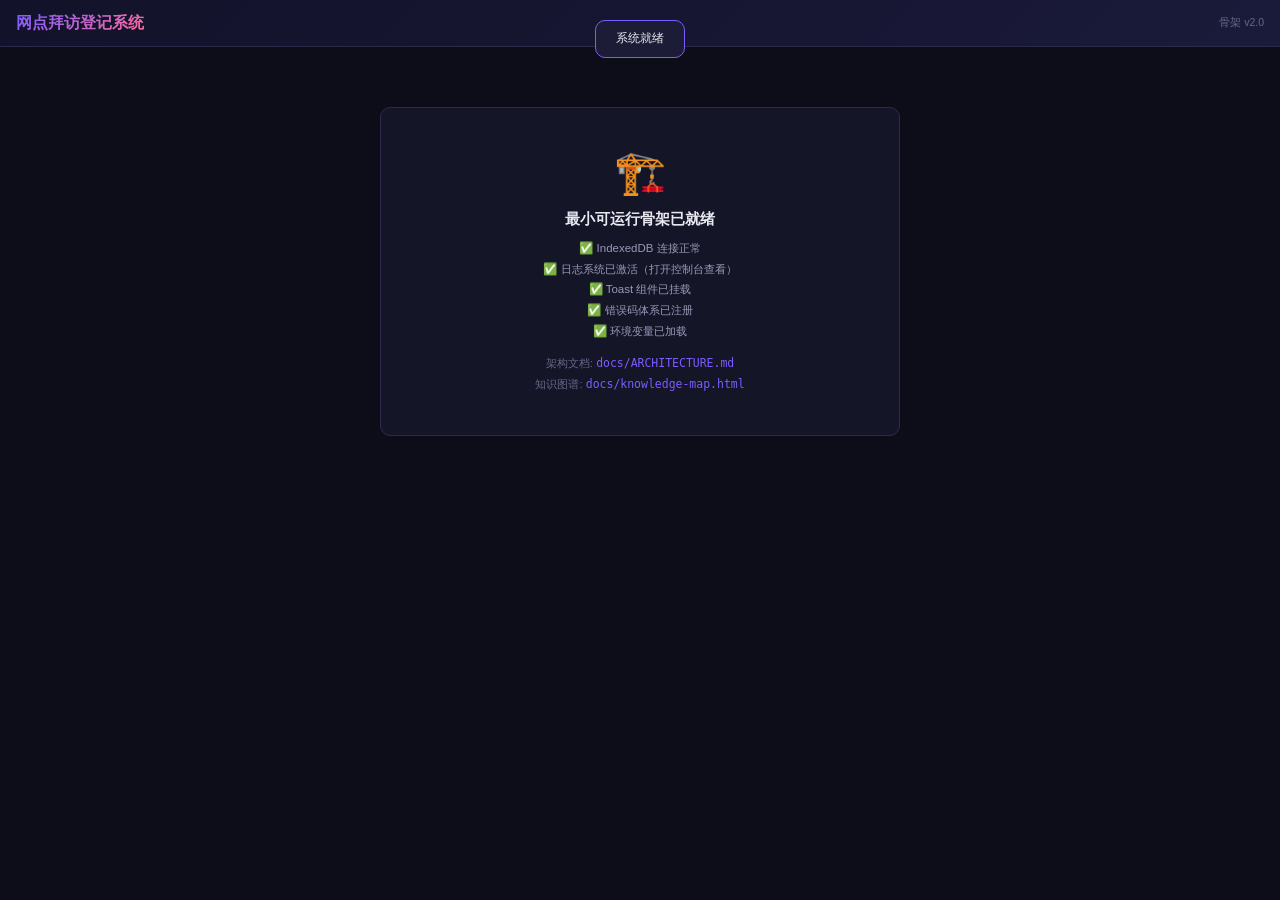
<file: Visit Registration System/public/index.html>
<!DOCTYPE html>
<html lang="zh-CN">
<head>
<meta charset="UTF-8">
<meta name="viewport" content="width=device-width, initial-scale=1.0, maximum-scale=1.0, user-scalable=no">
<title>网点拜访登记系统</title>
<link rel="stylesheet" href="../src/assets/styles.css">
</head>
<body>

<!-- Header -->
<header style="
  position:sticky;top:0;z-index:100;
  background:linear-gradient(135deg,#12122A,#1A1A3A);
  border-bottom:1px solid var(--border);
  padding:12px 16px;
  display:flex;align-items:center;gap:8px;
">
  <h1 style="
    font-size:1.15rem;font-weight:700;
    background:linear-gradient(135deg,var(--purple),var(--pink));
    -webkit-background-clip:text;-webkit-text-fill-color:transparent;
  ">网点拜访登记系统</h1>
  <span style="font-size:.75rem;color:var(--text3);margin-left:auto;">骨架 v2.0</span>
</header>

<!-- Content Placeholder -->
<main style="padding:20px;max-width:560px;margin:0 auto;text-align:center;">
  <div style="
    background:var(--bg2);border:1px solid var(--border);
    border-radius:var(--radius);padding:40px 20px;margin-top:40px;
  ">
    <div style="font-size:3rem;margin-bottom:12px;">🏗️</div>
    <h2 style="font-size:1.1rem;color:var(--text);margin-bottom:8px;">最小可运行骨架已就绪</h2>
    <div style="font-size:.82rem;color:var(--text2);line-height:1.8;">
      <p>✅ IndexedDB 连接正常</p>
      <p>✅ 日志系统已激活（打开控制台查看）</p>
      <p>✅ Toast 组件已挂载</p>
      <p>✅ 错误码体系已注册</p>
      <p>✅ 环境变量已加载</p>
      <p style="margin-top:12px;color:var(--text3);">架构文档: <code style="color:var(--purple);">docs/ARCHITECTURE.md</code></p>
      <p style="color:var(--text3);">知识图谱: <code style="color:var(--purple);">docs/knowledge-map.html</code></p>
    </div>
  </div>
</main>

<script type="module" src="../src/main.js"></script>
</body>
</html>
</file>
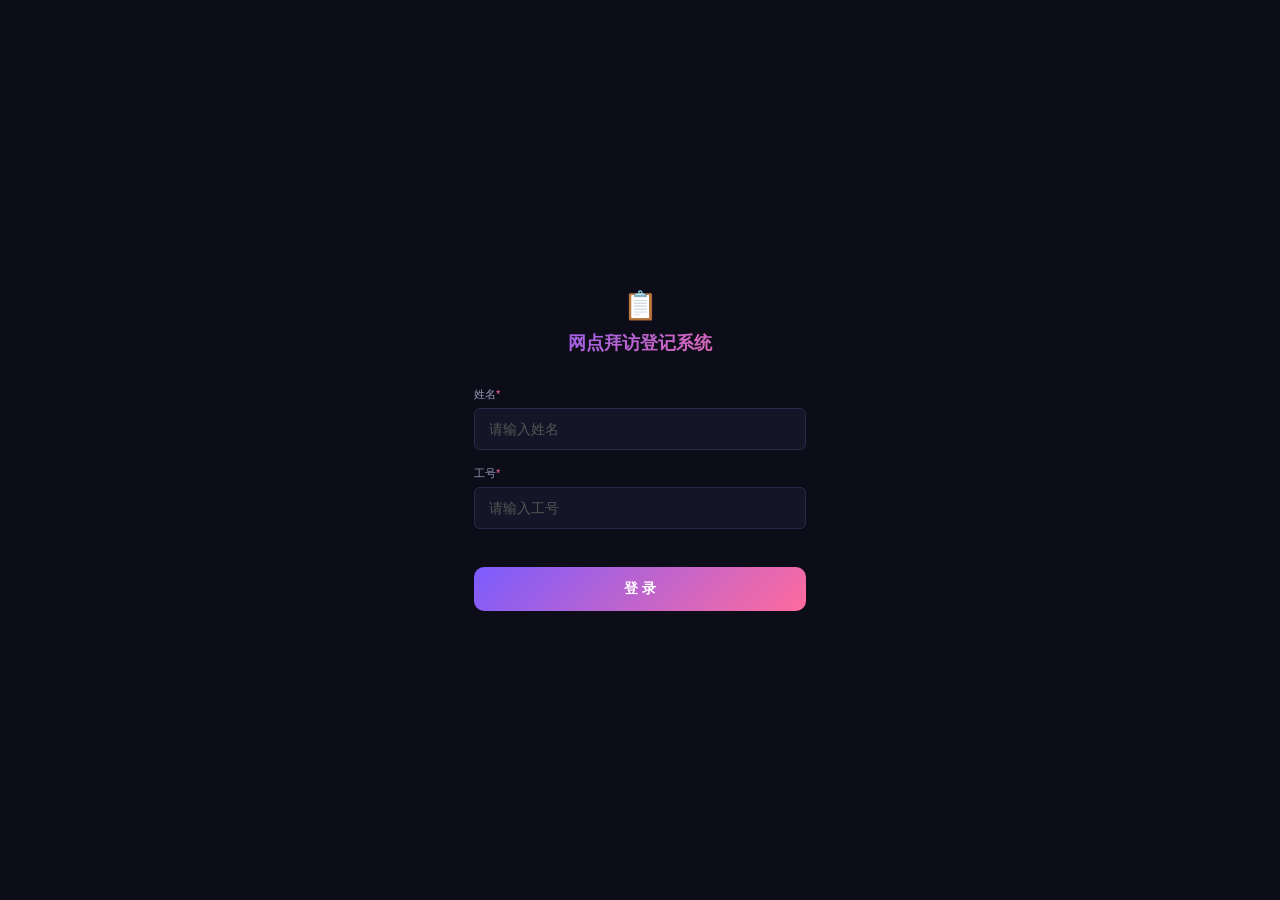
<file: register.html>
<!DOCTYPE html>
<html lang="zh-CN">
<head>
<meta charset="UTF-8">
<meta name="viewport" content="width=device-width, initial-scale=1.0, maximum-scale=1.0, user-scalable=no">
<title>网点拜访登记表</title>
<script src="https://cdn.sheetjs.com/xlsx-0.20.1/package/dist/xlsx.full.min.js"></script>
<style>
*,*::before,*::after{box-sizing:border-box;margin:0;padding:0}
:root{
  --bg:#0D0D1A;--bg2:#151528;--bg3:#1C1C36;--bg4:#242445;
  --purple:#7B5CFF;--pink:#FF6B9D;--purple-dim:rgba(123,92,255,.15);--pink-dim:rgba(255,107,157,.15);
  --text:#E8E8F0;--text2:#9999B8;--text3:#666688;
  --border:#2A2A4A;--radius:10px;--radius-sm:6px;
  --font:PingFang SC,Microsoft YaHei,sans-serif;
  --green:#4CAF50;--green-dim:rgba(76,175,80,.15);
  --orange:#FF9800;--orange-dim:rgba(255,152,0,.15);
}
html{font-size:14px}
body{font-family:var(--font);background:var(--bg);color:var(--text);min-height:100vh;overflow-x:hidden;-webkit-tap-highlight-color:transparent}
input,textarea,select,button{font-family:var(--font);font-size:1rem;outline:none;border:none}
a{color:var(--purple);text-decoration:none}

/* scrollbar */
::-webkit-scrollbar{width:4px;height:4px}
::-webkit-scrollbar-track{background:transparent}
::-webkit-scrollbar-thumb{background:var(--border);border-radius:2px}

/* ===== Login ===== */
.login-overlay{position:fixed;inset:0;z-index:500;background:var(--bg);display:flex;align-items:center;justify-content:center}
.login-overlay.hidden{display:none}
.login-box{width:90%;max-width:380px;padding:32px 24px}
.login-logo{font-size:2rem;text-align:center;margin-bottom:8px}
.login-title{font-size:1.3rem;font-weight:700;text-align:center;background:linear-gradient(135deg,var(--purple),var(--pink));-webkit-background-clip:text;-webkit-text-fill-color:transparent;margin-bottom:32px}
.login-field{margin-bottom:16px}
.login-field label{display:block;font-size:.8rem;color:var(--text2);margin-bottom:6px}
.login-field input{width:100%;background:var(--bg2);border:1px solid var(--border);border-radius:var(--radius-sm);padding:12px 14px;color:var(--text);font-size:1rem;transition:border-color .2s}
.login-field input:focus{border-color:var(--purple)}
.login-field input::placeholder{color:#555}
.login-btn{width:100%;padding:13px;border-radius:var(--radius);font-size:1rem;font-weight:700;cursor:pointer;background:linear-gradient(135deg,var(--purple),var(--pink));color:#fff;border:none;transition:opacity .2s,transform .1s;margin-top:8px}
.login-btn:active{transform:scale(.98)}
.login-btn:disabled{opacity:.5;cursor:not-allowed}
.login-error{color:var(--pink);font-size:.8rem;margin-top:8px;text-align:center;min-height:1.2em}

/* ===== Header ===== */
.header{position:sticky;top:0;z-index:100;background:linear-gradient(135deg,#12122A 0%,#1A1A3A 100%);border-bottom:1px solid var(--border);padding:12px 16px;backdrop-filter:blur(10px)}
.header-row{display:flex;align-items:center;justify-content:space-between;gap:8px}
.header h1{font-size:1.15rem;font-weight:700;background:linear-gradient(135deg,var(--purple),var(--pink));-webkit-background-clip:text;-webkit-text-fill-color:transparent;white-space:nowrap}
.user-info{display:flex;align-items:center;gap:6px;background:var(--bg2);border:1px solid var(--border);border-radius:var(--radius);padding:0 10px;flex:1;max-width:240px;cursor:pointer;transition:border-color .2s}
.user-info:hover{border-color:var(--purple)}
.user-info svg{width:16px;height:16px;fill:var(--purple);flex-shrink:0}
.user-info .user-name{flex:1;min-width:0;color:var(--text);font-size:.88rem;padding:8px 0;overflow:hidden;text-overflow:ellipsis;white-space:nowrap}
.user-info .user-emp{font-size:.72rem;color:var(--text3);margin-left:4px}
.header-actions{display:flex;gap:6px}
.btn-icon{width:34px;height:34px;border-radius:var(--radius-sm);background:var(--bg3);display:flex;align-items:center;justify-content:center;cursor:pointer;border:1px solid var(--border);transition:all .2s}
.btn-icon:hover{border-color:var(--purple);background:var(--purple-dim)}
.btn-icon svg{width:16px;height:16px;fill:var(--text2)}

/* ===== Tab Bar ===== */
.tab-bar{display:flex;background:var(--bg2);border-bottom:1px solid var(--border);padding:0 16px}
.tab-btn{flex:1;padding:10px 0;text-align:center;font-size:.9rem;font-weight:600;color:var(--text2);cursor:pointer;border-bottom:2px solid transparent;transition:all .2s}
.tab-btn.active{color:var(--purple);border-bottom-color:var(--purple)}

/* ===== Container ===== */
.container{padding:12px 16px 80px}
.tab-panel{display:none}
.tab-panel.active{display:block}

/* ===== Form ===== */
.form-group{margin-bottom:14px}
.form-label{display:block;font-size:.8rem;color:var(--text2);margin-bottom:5px;font-weight:500}
.form-label .required{color:var(--pink);margin-left:2px}
.form-input{width:100%;background:var(--bg2);border:1px solid var(--border);border-radius:var(--radius-sm);padding:9px 12px;color:var(--text);transition:border-color .2s}
.form-input:focus{border-color:var(--purple)}
.form-input::placeholder{color:#555}
textarea.form-input{resize:vertical;min-height:72px;line-height:1.5}
.form-row{display:flex;gap:8px}
.form-row>*{flex:1}

/* Searchable select */
.select-wrap{position:relative}
.select-input{width:100%;background:var(--bg2);border:1px solid var(--border);border-radius:var(--radius-sm);padding:9px 12px;color:var(--text);cursor:pointer;display:flex;align-items:center;justify-content:space-between;transition:border-color .2s}
.select-input:focus,.select-input.open{border-color:var(--purple)}
.select-input .arrow{font-size:.7rem;color:var(--text2);transition:transform .2s}
.select-input.open .arrow{transform:rotate(180deg)}
.select-dropdown{position:absolute;top:calc(100% + 4px);left:0;right:0;background:var(--bg3);border:1px solid var(--border);border-radius:var(--radius-sm);max-height:280px;overflow-y:auto;z-index:50;display:none}
.select-dropdown.show{display:block}
.select-search{width:100%;background:var(--bg2);border:none;border-bottom:1px solid var(--border);padding:8px 10px;color:var(--text);font-size:.85rem}
.select-option{padding:8px 12px;cursor:pointer;font-size:.9rem;transition:background .15s;border-bottom:1px solid var(--border)}
.select-option:hover{background:var(--purple-dim)}
.select-option.selected{color:var(--purple);font-weight:600}
.select-option .opt-city{font-size:.7rem;color:var(--purple);margin-right:4px;font-weight:600}
.select-option .opt-sub{font-size:.72rem;color:var(--text3);margin-top:2px}

/* Tags */
.tags-wrap{display:flex;flex-wrap:wrap;gap:6px}
.tag-chip{padding:5px 10px;border-radius:20px;font-size:.78rem;cursor:pointer;border:1px solid var(--border);color:var(--text2);background:var(--bg2);transition:all .2s;user-select:none}
.tag-chip.selected{background:var(--purple-dim);border-color:var(--purple);color:var(--purple)}
.tag-chip.auto{background:var(--green-dim);border-color:var(--green);color:var(--green);animation:tagPop .3s ease}
@keyframes tagPop{0%{transform:scale(.8);opacity:0}100%{transform:scale(1);opacity:1}}
.tag-chip:hover{border-color:var(--purple)}

/* Location btn */
.loc-btn{display:inline-flex;align-items:center;gap:4px;background:var(--purple-dim);color:var(--purple);padding:6px 10px;border-radius:var(--radius-sm);cursor:pointer;font-size:.78rem;font-weight:500;transition:all .2s;white-space:nowrap;border:1px solid transparent;flex-shrink:0}
.loc-btn:hover{border-color:var(--purple)}
.loc-btn.loading{opacity:.6;pointer-events:none}
.loc-btn svg{width:14px;height:14px}
.branch-save-btn{display:inline-flex;align-items:center;gap:4px;background:var(--green-dim,#e8f5e9);color:var(--green,#2e7d32);padding:5px 12px;border-radius:var(--radius-sm,6px);cursor:pointer;font-size:.76rem;font-weight:500;transition:all .2s;white-space:nowrap;border:1px solid transparent}
.branch-save-btn:hover{border-color:var(--green,#2e7d32);background:var(--green,#2e7d32);color:#fff}
.branch-save-btn svg{width:13px;height:13px}
.branch-save-btn.saved{background:var(--green,#2e7d32);color:#fff;pointer-events:none}

/* AI Todos */
.todo-section{background:var(--bg2);border:1px solid var(--border);border-radius:var(--radius);padding:12px;margin-top:6px}
.todo-header{display:flex;align-items:center;justify-content:space-between;margin-bottom:8px}
.todo-title{font-size:.85rem;font-weight:600;color:var(--pink);display:flex;align-items:center;gap:4px}
.todo-title svg{width:16px;height:16px}
.ai-toggle{display:inline-flex;align-items:center;gap:5px;font-size:.7rem;color:var(--text3);cursor:pointer;user-select:none}
.ai-toggle .switch-track{width:34px;height:20px;border-radius:10px;background:var(--bg3);border:1px solid var(--border);position:relative;transition:all .2s;flex-shrink:0}
.ai-toggle .switch-track.on{background:var(--pink-dim);border-color:var(--pink)}
.ai-toggle .switch-knob{width:14px;height:14px;border-radius:50%;background:var(--text3);position:absolute;top:2px;left:2px;transition:all .2s}
.ai-toggle .switch-track.on .switch-knob{background:var(--pink);left:17px}
.todo-item{display:flex;align-items:center;gap:8px;padding:6px 0;border-bottom:1px solid var(--border)}
.todo-item:last-child{border-bottom:none}
.todo-check{width:18px;height:18px;border-radius:4px;border:1.5px solid var(--border);cursor:pointer;display:flex;align-items:center;justify-content:center;flex-shrink:0;transition:all .2s}
.todo-check.checked{background:var(--purple);border-color:var(--purple)}
.todo-check.checked svg{display:block}
.todo-check svg{display:none;width:12px;height:12px;fill:#fff}
.todo-text{flex:1;font-size:.85rem;color:var(--text);min-width:0}
.todo-text input{width:100%;background:transparent;border:none;border-bottom:1px dashed var(--border);color:var(--text);padding:2px 0;font-size:.85rem}
.todo-del{width:20px;height:20px;display:flex;align-items:center;justify-content:center;cursor:pointer;color:#666;border-radius:4px;flex-shrink:0}
.todo-del:hover{color:var(--pink);background:var(--pink-dim)}
.todo-del svg{width:12px;height:12px}

/* Submit btn */
.btn-submit{width:100%;padding:12px;border-radius:var(--radius);font-size:1rem;font-weight:700;cursor:pointer;background:linear-gradient(135deg,var(--purple),var(--pink));color:#fff;transition:opacity .2s,transform .1s;border:none}
.btn-submit:active{transform:scale(.98)}
.btn-submit:disabled{opacity:.5;cursor:not-allowed}
.btn-submit.update-mode{background:linear-gradient(135deg,var(--orange),#FF5722)}
.btn-secondary{background:var(--bg3);border:1px solid var(--border);color:var(--text);padding:8px 16px;border-radius:var(--radius-sm);cursor:pointer;font-size:.85rem;transition:all .2s}
.btn-secondary:hover{border-color:var(--purple);color:var(--purple)}

/* ===== Today Records ===== */
.today-section{margin-top:20px;border-top:1px solid var(--border);padding-top:16px}
.today-header{display:flex;align-items:center;justify-content:space-between;margin-bottom:10px}
.today-title{font-size:.9rem;font-weight:600;color:var(--text2);display:flex;align-items:center;gap:6px}
.today-title .count{font-size:.75rem;background:var(--purple-dim);color:var(--purple);padding:1px 8px;border-radius:10px}
.today-count{font-size:.78rem;color:var(--text3)}

/* Card */
.card{background:var(--bg2);border:1px solid var(--border);border-radius:var(--radius);padding:12px;margin-bottom:10px;transition:border-color .2s}
.card:hover{border-color:var(--purple)}
.card.editing{border-color:var(--orange);box-shadow:0 0 0 1px var(--orange)}
.card-top{display:flex;justify-content:space-between;align-items:flex-start;gap:8px}
.card-name{font-weight:700;font-size:.95rem;color:var(--text)}
.card-date{font-size:.75rem;color:var(--text2);white-space:nowrap}
.card-meta{display:flex;flex-wrap:wrap;gap:4px;margin:6px 0}
.card-tag{font-size:.7rem;padding:2px 7px;border-radius:10px;background:var(--purple-dim);color:var(--purple)}
.card-info{font-size:.78rem;color:var(--text2);margin-top:4px;line-height:1.5}
.card-info span{margin-right:10px}
.card-todo-count{font-size:.75rem;color:var(--pink);margin-top:4px}
.card-actions{display:flex;gap:6px;margin-top:8px;padding-top:8px;border-top:1px solid var(--border)}
.card-btn{font-size:.78rem;padding:4px 10px;border-radius:var(--radius-sm);cursor:pointer;transition:all .2s;border:1px solid var(--border);background:var(--bg3);color:var(--text2)}
.card-btn:hover{border-color:var(--purple);color:var(--purple)}
.card-btn.danger:hover{border-color:var(--pink);color:var(--pink)}
.card-btn.edit-btn{background:var(--orange-dim);border-color:var(--orange);color:var(--orange)}

/* ===== History ===== */
.filter-bar{display:flex;flex-wrap:wrap;gap:6px;margin-bottom:12px}
.filter-bar .form-input{padding:7px 10px;font-size:.82rem;flex:1;min-width:120px}
.record-count{font-size:.78rem;color:var(--text2);margin-bottom:10px}

.filter-bar input[type="date"].form-input{color-scheme:dark;background:var(--bg2);border:1px solid var(--border);border-radius:var(--radius-sm);color:var(--text);font-family:var(--font)}
.filter-bar input[type="date"].form-input::-webkit-calendar-picker-indicator{filter:invert(.7);cursor:pointer}

/* Empty state */
.empty-state{text-align:center;padding:30px 20px;color:var(--text2)}
.empty-state svg{width:40px;height:40px;fill:var(--border);margin-bottom:10px}
.empty-state p{font-size:.85rem}

/* ===== Confirm dialog ===== */
.confirm-overlay{position:fixed;inset:0;background:rgba(0,0,0,.6);z-index:250;display:none;align-items:center;justify-content:center}
.confirm-overlay.show{display:flex}
.confirm-box{background:var(--bg2);border:1px solid var(--border);border-radius:var(--radius);padding:20px;max-width:320px;width:90%;text-align:center}
.confirm-box p{margin-bottom:16px;font-size:.9rem}
.confirm-btns{display:flex;gap:10px;justify-content:center}
.confirm-btns button{padding:8px 24px;border-radius:var(--radius-sm);cursor:pointer;font-weight:600;font-size:.9rem;border:none}
.confirm-ok{background:var(--pink);color:#fff}
.confirm-cancel{background:var(--bg3);color:var(--text2);border:1px solid var(--border)!important}

/* ===== Toast ===== */
.toast{position:fixed;top:20px;left:50%;transform:translateX(-50%) translateY(-80px);background:var(--bg3);border:1px solid var(--purple);color:var(--text);padding:10px 20px;border-radius:var(--radius);font-size:.85rem;z-index:300;transition:transform .3s;pointer-events:none}
.toast.show{transform:translateX(-50%) translateY(0)}
.toast.error{border-color:var(--pink)}

/* ===== Import hidden ===== */
#importFile{display:none}

/* ===== Logout menu ===== */
.logout-menu{position:absolute;top:50px;right:16px;background:var(--bg3);border:1px solid var(--border);border-radius:var(--radius-sm);padding:6px 0;z-index:110;display:none;min-width:120px}
.logout-menu.show{display:block}
.logout-menu-item{padding:8px 16px;font-size:.85rem;cursor:pointer;color:var(--text2);transition:all .15s}
.logout-menu-item:hover{color:var(--pink);background:var(--pink-dim)}

/* ===== Responsive ===== */
@media(min-width:600px){
  .container{max-width:560px;margin:0 auto}
}

/* ===== Dashboard Panel ===== */
.panel-overlay{display:none;padding:12px 16px 40px;min-height:100vh}
.panel-overlay.active{display:block}
.panel-back{position:fixed;bottom:24px;right:16px;z-index:150;width:52px;height:52px;border-radius:50%;display:flex;align-items:center;justify-content:center;background:var(--bg3);border:2px solid var(--border);font-size:.78rem;font-weight:600;color:var(--text2);cursor:pointer;transition:all .2s;white-space:nowrap;box-shadow:0 4px 20px rgba(0,0,0,.5);backdrop-filter:blur(8px);user-select:none;line-height:1}
.panel-back:hover{border-color:var(--purple);color:var(--purple);box-shadow:0 4px 24px rgba(123,92,255,.35);transform:scale(1.05)}
.panel-back:active{transform:scale(.95)}

/* Custom dropdown (dashboard filters) */
.dd-wrap{position:relative;min-width:80px;max-width:130px;flex-shrink:0}
.dd-trigger{display:flex;align-items:center;justify-content:space-between;gap:4px;background:var(--bg2);border:1px solid var(--border);border-radius:14px;padding:5px 10px;font-size:.76rem;color:var(--text);cursor:pointer;transition:border-color .15s;user-select:none;white-space:nowrap}
.dd-trigger:hover,.dd-wrap.open .dd-trigger{border-color:var(--purple)}
.dd-arrow{font-size:.5rem;color:var(--text3);transition:transform .2s}
.dd-wrap.open .dd-arrow{transform:rotate(180deg)}
.dd-menu{position:absolute;top:calc(100% + 4px);left:0;right:auto;min-width:100%;background:var(--bg3);border:1px solid var(--border);border-radius:var(--radius-sm);max-height:200px;overflow-y:auto;z-index:60;display:none}
.dd-wrap.open .dd-menu{display:block}
.dd-opt{padding:6px 10px;font-size:.74rem;color:var(--text2);cursor:pointer;transition:all .1s;white-space:nowrap}
.dd-opt:hover{background:var(--purple-dim);color:var(--purple)}
.dd-opt.selected{color:var(--purple);font-weight:600;background:var(--purple-dim)}
.panel-title{font-size:1.15rem;font-weight:700;background:linear-gradient(135deg,var(--purple),var(--pink));-webkit-background-clip:text;-webkit-text-fill-color:transparent;margin-bottom:4px}
.dash-header{display:flex;align-items:center;justify-content:space-between;margin-bottom:16px;gap:8px}
.dash-meta{display:flex;align-items:center;gap:8px;flex-shrink:0}
.dash-time{font-size:.72rem;color:var(--text3);white-space:nowrap}
.dash-refresh{display:inline-flex;align-items:center;gap:3px;font-size:.72rem;color:var(--purple);cursor:pointer;padding:4px 8px;border-radius:var(--radius-sm);border:1px solid var(--border);background:var(--bg2);transition:all .15s;white-space:nowrap}
.dash-refresh:hover{border-color:var(--purple)}
.section-title{font-size:.9rem;font-weight:700;color:var(--text);margin:20px 0 10px;padding-left:10px;border-left:3px solid var(--purple)}
.section-title:first-of-type{margin-top:0}
.metrics{display:grid;grid-template-columns:repeat(3,1fr);gap:10px;margin-bottom:10px}
@media(max-width:480px){.metrics{gap:8px}}
.metric-card{background:var(--bg2);border:1px solid var(--border);border-radius:var(--radius);padding:14px 12px;text-align:center}
.metric-card .m-label{font-size:.72rem;color:var(--text2);margin-bottom:6px}
.metric-card .m-value{font-size:1.6rem;font-weight:800}
.metric-card .m-value.c-purple{color:var(--purple)}
.metric-card .m-value.c-pink{color:var(--pink)}
.metric-card .m-value.c-green{color:var(--green)}
.metric-card .m-value.c-orange{color:var(--orange)}
.coverage-compact{display:flex;flex-wrap:wrap;gap:6px}
.cov-bar{display:inline-flex;align-items:center;gap:6px;background:var(--bg2);border:1px solid var(--border);border-radius:16px;padding:5px 12px;cursor:pointer;transition:all .15s;font-size:.78rem;white-space:nowrap;user-select:none}
.cov-bar:hover,.cov-bar.expanded{border-color:var(--purple)}
.cov-bar .cov-dot{width:6px;height:6px;border-radius:50%;background:var(--purple);flex-shrink:0}
.cov-bar .cov-name{font-weight:600;color:var(--text)}
.cov-bar .cov-stat{font-size:.68rem;color:var(--text3)}
.cov-bar .cov-arrow{font-size:.55rem;color:var(--text3);transition:transform .2s;margin-left:1px}
.cov-bar.expanded .cov-arrow{transform:rotate(180deg)}
.cov-expand{display:none;flex-wrap:wrap;gap:3px 6px;padding:4px 0;width:100%}
.cov-expand.show{display:flex}
.cov-expand span{font-size:.7rem;color:var(--text2);white-space:nowrap;padding:2px 6px;background:var(--bg3);border-radius:10px}
.cov-expand span .ct{font-weight:600;color:var(--purple);margin-left:2px}
.todo-filter{display:flex;flex-wrap:wrap;gap:6px;margin-bottom:10px;align-items:center}
.todo-filter .f-btn{padding:5px 10px;border-radius:14px;border:1px solid var(--border);background:var(--bg2);color:var(--text2);font-size:.76rem;cursor:pointer;transition:all .15s;white-space:nowrap;display:inline-flex;align-items:center;gap:3px}
.todo-filter .f-btn:hover{border-color:var(--purple);color:var(--purple)}
.todo-filter .f-btn.active{background:var(--purple-dim);border-color:var(--purple);color:var(--purple)}
.todo-filter .sort-arrow{font-size:.6rem;transition:transform .2s;display:inline-block}
.todo-filter .sort-arrow.asc{transform:rotate(180deg)}
.todo-filter .sep{width:1px;height:16px;background:var(--border);margin:0 2px;flex-shrink:0}
.todo-list{display:flex;flex-direction:column;gap:8px}
.todo-card{background:var(--bg2);border:1px solid var(--border);border-radius:var(--radius);padding:12px;transition:border-color .15s}
.todo-card:hover{border-color:var(--purple)}
.todo-card.done{opacity:.55}
.todo-card-meta{display:flex;align-items:center;justify-content:space-between;gap:8px;margin-bottom:8px}
.todo-card-info{display:flex;align-items:center;gap:8px;font-size:.76rem;color:var(--text2);min-width:0}
.todo-card-date{white-space:nowrap}
.todo-card-branch{color:var(--purple);font-weight:600;white-space:nowrap}
.todo-card-branch::before{content:"· ";color:var(--text3)}
.status-badge{display:inline-block;padding:2px 10px;border-radius:12px;font-size:.7rem;font-weight:600;cursor:pointer;transition:all .15s;user-select:none;flex-shrink:0}
.status-badge.progress{background:var(--orange-dim);color:var(--orange)}
.status-badge.done{background:var(--green-dim);color:var(--green)}
.status-badge:hover{opacity:.75}
.todo-card-task{font-size:.85rem;color:var(--text);line-height:1.5;cursor:text;padding:4px 0;border-bottom:1px solid transparent;transition:border-color .15s}
.todo-card-task:focus{border-bottom-color:var(--purple);outline:none}
.todo-card-task::before{content:"任务：";font-size:.72rem;color:var(--text3)}
.todo-card-task:empty::after{content:"点击编辑";color:var(--text3);font-size:.78rem}
.todo-card-remark{font-size:.78rem;color:var(--text2);line-height:1.4;cursor:text;padding:4px 0;margin-top:4px;border-bottom:1px solid transparent;transition:border-color .15s}
.todo-card-remark:focus{border-bottom-color:var(--purple);outline:none;color:var(--text)}
.todo-card-remark::before{content:"备注：";font-size:.72rem;color:var(--text3)}
.todo-card-remark:empty::after{content:"点击添加备注";color:var(--text3);font-size:.72rem;font-style:italic}

/* ===== Help Panel ===== */
.help-panel{padding:24px;max-width:720px;margin:0 auto}
.help-panel h1{font-size:1.3rem;color:#fff;margin-bottom:4px}
.help-panel h2{font-size:1.05rem;color:#fff;margin:28px 0 10px;padding-bottom:6px;border-bottom:1px solid var(--border)}
.help-panel .sub{color:var(--text2);font-size:.8rem;margin-bottom:20px}
.help-panel p{margin:6px 0;font-size:.88rem;color:var(--text)}
.help-panel ol,.help-panel ul{padding-left:22px;margin:6px 0}
.help-panel li{margin:3px 0;font-size:.86rem;color:var(--text2)}
.help-panel .changelog{border-left:2px solid var(--purple);padding-left:12px;margin:8px 0;color:#aaa;font-size:.84rem}
.help-panel .changelog b{color:#fff}
</style>
</head>
<body>

<!-- Toast -->
<div class="toast" id="toast"></div>

<!-- Confirm Dialog -->
<div class="confirm-overlay" id="confirmOverlay">
  <div class="confirm-box">
    <p id="confirmMsg"></p>
    <div class="confirm-btns">
      <button class="confirm-cancel" onclick="closeConfirm(false)">取消</button>
      <button class="confirm-ok" onclick="closeConfirm(true)">确定</button>
    </div>
  </div>
</div>

<!-- ===== Login Overlay ===== -->
<div class="login-overlay" id="loginOverlay">
  <div class="login-box">
    <div class="login-logo">📋</div>
    <div class="login-title">网点拜访登记系统</div>
    <div class="login-field">
      <label>姓名<span style="color:var(--pink)">*</span></label>
      <input type="text" id="loginName" placeholder="请输入姓名" autocomplete="off">
    </div>
    <div class="login-field">
      <label>工号<span style="color:var(--pink)">*</span></label>
      <input type="text" id="loginEmpNo" placeholder="请输入工号" autocomplete="off">
    </div>
    <div class="login-error" id="loginError"></div>
    <button class="login-btn" onclick="doLogin()">登 录</button>
  </div>
</div>

<!-- Logout Menu -->
<div class="logout-menu" id="logoutMenu">
  <div class="logout-menu-item" onclick="doLogout()">🚪 退出登录</div>
</div>

<!-- Header -->
<div class="header" id="mainHeader">
  <div class="header-row">
    <h1>📋 网点拜访登记</h1>
    <div class="user-info" id="userInfo" onclick="toggleLogoutMenu()">
      <svg viewBox="0 0 24 24"><path d="M12 12c2.7 0 5-2.3 5-5s-2.3-5-5-5-5 2.3-5 5 2.3 5 5 5zm0 2c-3.3 0-10 1.7-10 5v2h20v-2c0-3.3-6.7-5-10-5z"/></svg>
      <span class="user-name" id="headerUserName"></span>
    </div>
    <div class="header-actions">
      <button class="btn-icon" title="使用说明" onclick="showPanel('help')">
        <svg viewBox="0 0 24 24"><path d="M11 18h2v-2h-2v2zm1-16C6.48 2 2 6.48 2 12s4.48 10 10 10 10-4.48 10-10S17.52 2 12 2zm0 18c-4.41 0-8-3.59-8-8s3.59-8 8-8 8 3.59 8 8-3.59 8-8 8zm0-14c-2.21 0-4 1.79-4 4h2c0-1.1.9-2 2-2s2 .9 2 2c0 2-3 1.75-3 5h2c0-2.25 3-2.5 3-5 0-2.21-1.79-4-4-4z"/></svg>
      </button>
      <button class="btn-icon" title="看板" onclick="showPanel('dashboard')">
        <svg viewBox="0 0 24 24"><path d="M3 13h8V3H3v10zm0 8h8v-6H3v6zm10 0h8V11h-8v10zm0-18v6h8V3h-8z"/></svg>
      </button>
      <button class="btn-icon" title="导出Excel" onclick="exportData()">
        <svg viewBox="0 0 24 24"><path d="M19 9h-4V3H9v6H5l7 7 7-7zM5 18v2h14v-2H5z"/></svg>
      </button>
      <button class="btn-icon" title="导入Excel" onclick="document.getElementById('importFile').click()">
        <svg viewBox="0 0 24 24"><path d="M9 16h6v-6h4l-7-7-7 7h4zm-4 2h14v2H5z"/></svg>
      </button>
    </div>
  </div>
  <input type="file" id="importFile" accept=".xlsx,.xls,.csv" onchange="importData(event)">
</div>

<!-- Tab Bar -->
<div class="tab-bar">
  <div class="tab-btn active" data-tab="form" onclick="switchTab('form')">📝 拜访登记</div>
  <div class="tab-btn" data-tab="history" onclick="switchTab('history')">📚 历史记录</div>
  <div class="tab-btn" data-tab="query" onclick="switchTab('query')">🔍 数据查询</div>
</div>

<!-- Container -->
<div class="container">

  <!-- Form Panel -->
  <div class="tab-panel active" id="panelForm">
    <form id="visitForm" onsubmit="return handleSubmit(event)">
      <input type="hidden" id="editId" value="">
      <input type="hidden" id="editCreatedAt" value="">

      <!-- 网点选择 -->
      <div class="form-group">
        <label class="form-label">选择网点<span class="required">*</span></label>
        <div class="select-wrap" id="branchSelect">
          <div class="select-input" id="branchInput" onclick="toggleBranchDropdown()">
            <span id="branchDisplay" style="color:#555">请选择网点</span>
            <span class="arrow">▼</span>
          </div>
          <div class="select-dropdown" id="branchDropdown">
            <input class="select-search" id="branchSearch" placeholder="搜索城市/网点简称..." oninput="filterBranches()">
            <div id="branchOptions"></div>
          </div>
          <input type="hidden" id="branchValue">
        </div>
      </div>

      <!-- 日期 + 联系人 -->
      <div class="form-row">
        <div class="form-group">
          <label class="form-label">拜访日期<span class="required">*</span></label>
          <input type="date" class="form-input" id="visitDate">
        </div>
        <div class="form-group">
          <label class="form-label">联系人</label>
          <input type="text" class="form-input" id="contactName" placeholder="联系人姓名">
        </div>
      </div>

      <!-- 联系电话 -->
      <div class="form-group">
        <label class="form-label">联系电话</label>
        <input type="tel" class="form-input" id="contactPhone" placeholder="手机号码">
      </div>

      <!-- 地址 -->
      <div class="form-group">
        <label class="form-label">地址</label>
        <div style="display:flex;gap:6px">
          <input type="text" class="form-input" id="address" placeholder="详细地址" style="flex:1">
          <button type="button" class="loc-btn" id="locBtn" onclick="getLocation()">
            <svg viewBox="0 0 24 24" fill="currentColor"><path d="M12 2C8.13 2 5 5.13 5 9c0 5.25 7 13 7 13s7-7.75 7-13c0-3.87-3.13-7-7-7zm0 9.5c-1.38 0-2.5-1.12-2.5-2.5s1.12-2.5 2.5-2.5 2.5 1.12 2.5 2.5-1.12 2.5-2.5 2.5z"/></svg>
            获取定位
          </button>
        </div>
        <input type="hidden" id="latitude">
        <input type="hidden" id="longitude">
      </div>

      <!-- 网点信息保存 -->
      <div class="form-group" style="margin-bottom:8px;display:flex;justify-content:flex-end">
        <button type="button" class="branch-save-btn" id="branchSaveBtn" onclick="saveBranchInfo()" title="将当前联系人/电话/地址保存为网点默认信息">
          <svg viewBox="0 0 24 24" fill="currentColor"><path d="M17 3H5c-1.11 0-2 .9-2 2v14c0 1.1.89 2 2 2h14c1.1 0 2-.9 2-2V7l-4-4zm-5 16c-1.66 0-3-1.34-3-3s1.34-3 3-3 3 1.34 3 3-1.34 3-3 3zm3-10H5V5h10v4z"/></svg>
          保存网点信息
        </button>
      </div>

      <!-- 关键问题备注 -->
      <div class="form-group">
        <label class="form-label">网点关键问题备注</label>
        <textarea class="form-input" id="notes" placeholder="请描述拜访中发现的关键问题..." oninput="onNotesInput()"></textarea>
      </div>

      <!-- 网点标签 -->
      <div class="form-group">
        <label class="form-label">网点标签 <span style="font-size:.72rem;color:var(--green)">（备注自动识别·基于知识库框架）</span></label>
        <div class="tags-wrap" id="tagsWrap"></div>
      </div>

      <!-- AI 待办开关（始终可见） -->
      <div class="form-group" style="margin-bottom:8px">
        <span class="ai-toggle" onclick="toggleAITodo(event)" title="手动开启/关闭AI智能待办生成" style="font-size:.82rem;color:var(--text2);display:inline-flex;align-items:center;gap:6px">
          🤖 AI 智能待办
          <span id="aiToggleLabel" style="font-size:.68rem;color:var(--text3)">已关闭</span>
          <span class="switch-track" id="aiSwitchTrack"><span class="switch-knob"></span></span>
        </span>
      </div>

      <!-- AI 待办内容 -->
      <div id="todoSection" style="display:none">
        <div class="todo-section">
          <div class="todo-header">
            <div class="todo-title">
              <svg viewBox="0 0 24 24" fill="currentColor"><path d="M19 3H5c-1.1 0-2 .9-2 2v14c0 1.1.9 2 2 2h14c1.1 0 2-.9 2-2V5c0-1.1-.9-2-2-2zm-7 3c1.93 0 3.5 1.57 3.5 3.5S13.93 13 12 13s-3.5-1.57-3.5-3.5S10.07 6 12 6zm7 13H5v-.23c0-.62.28-1.2.76-1.58C7.47 15.82 9.64 15 12 15s4.53.82 6.24 2.19c.48.38.76.97.76 1.58V19z"/></svg>
              AI 智能待办
            </div>
          </div>
          <div id="todoList"></div>
        </div>
      </div>

      <button type="submit" class="btn-submit" id="submitBtn">提交登记</button>
      <button type="button" class="btn-secondary" id="cancelEditBtn" style="display:none;width:100%;margin-top:8px" onclick="cancelEdit()">取消编辑</button>
    </form>

    <!-- 今日拜访记录 -->
    <div class="today-section">
      <div class="today-header">
        <div class="today-title">📅 今日拜访 <span class="count" id="todayCount">0</span></div>
      </div>
      <div id="todayList"></div>
    </div>
  </div>

  <!-- History Panel -->
  <div class="tab-panel" id="panelHistory">
    <div class="filter-bar">
      <input class="form-input" id="filterBranch" placeholder="搜索网点名">
      <input type="date" class="form-input" id="filterDateFrom">
      <input type="date" class="form-input" id="filterDateTo">
    </div>
    <div class="record-count" id="recordCount"></div>
    <div id="historyList"></div>
  </div>

  <!-- Query Panel -->
  <div class="tab-panel" id="panelQuery">
    <div class="empty-state" style="padding:60px 20px">
      <svg viewBox="0 0 24 24" style="width:48px;height:48px;fill:var(--border);margin-bottom:12px"><path d="M15.5 14h-.79l-.28-.27C15.41 12.59 16 11.11 16 9.5 16 5.91 13.09 3 9.5 3S3 5.91 3 9.5 5.91 16 9.5 16c1.61 0 3.09-.59 4.23-1.57l.27.28v.79l5 4.99L20.49 19l-4.99-5zm-6 0C7.01 14 5 11.99 5 9.5S7.01 5 9.5 5 14 7.01 14 9.5 11.99 14 9.5 14z"/></svg>
      <p style="font-size:.9rem;color:var(--text2)">数据查询功能即将上线</p>
      <p style="font-size:.78rem;color:var(--text3);margin-top:4px">支持按网点、日期、标签、关键词等多维度检索</p>
    </div>
  </div>
</div>

<!-- ===== Dashboard Panel ===== -->
<div class="panel-overlay" id="panelDashboard">
  <button class="panel-back" onclick="showPanel('form')">返回</button>
  <div class="dash-header">
    <div class="panel-title">📊 待办跟进看板</div>
    <div class="dash-meta">
      <span class="dash-time" id="dashTime">--</span>
      <span class="dash-refresh" onclick="renderDashboard()">🔄 刷新</span>
    </div>
  </div>

  <div class="section-title">📍 拜访总览</div>
  <div class="metrics">
    <div class="metric-card">
      <div class="m-label">累计拜访</div>
      <div class="m-value c-purple" id="dTotalVisits">-</div>
    </div>
    <div class="metric-card">
      <div class="m-label">本月拜访</div>
      <div class="m-value c-pink" id="dMonthVisits">-</div>
    </div>
    <div class="metric-card">
      <div class="m-label">本周拜访</div>
      <div class="m-value c-green" id="dWeekVisits">-</div>
    </div>
  </div>

  <div class="section-title">🏙️ 拜访覆盖</div>
  <div class="coverage-compact" id="coverageList"></div>

  <div class="section-title" style="margin-top:20px">✅ 待办总览</div>
  <div class="metrics">
    <div class="metric-card">
      <div class="m-label">待办总数</div>
      <div class="m-value c-purple" id="dTodoTotal">-</div>
    </div>
    <div class="metric-card">
      <div class="m-label">跟进中</div>
      <div class="m-value c-orange" id="dTodoProgress">-</div>
    </div>
    <div class="metric-card">
      <div class="m-label">已完结</div>
      <div class="m-value c-green" id="dTodoDone">-</div>
    </div>
  </div>

  <div class="section-title">📋 待办明细</div>
  <div class="todo-filter">
    <button class="f-btn active" id="dSortBtn" onclick="dToggleSort()">日期 <span class="sort-arrow">▼</span></button>
    <div class="dd-wrap" id="ddCity">
      <div class="dd-trigger" onclick="ddToggle('ddCity')"><span class="dd-label">全部城市</span><span class="dd-arrow">▼</span></div>
      <div class="dd-menu"><div class="dd-opt selected" data-val="all" onclick="ddSelect('ddCity','all','全部城市')">全部城市</div></div>
    </div>
    <div class="dd-wrap" id="ddBranch">
      <div class="dd-trigger" onclick="ddToggle('ddBranch')"><span class="dd-label">全部网点</span><span class="dd-arrow">▼</span></div>
      <div class="dd-menu"><div class="dd-opt selected" data-val="all" onclick="ddSelect('ddBranch','all','全部网点')">全部网点</div></div>
    </div>
    <div class="dd-wrap" id="ddStatus">
      <div class="dd-trigger" onclick="ddToggle('ddStatus')"><span class="dd-label">全部状态</span><span class="dd-arrow">▼</span></div>
      <div class="dd-menu">
        <div class="dd-opt selected" data-val="all" onclick="ddSelect('ddStatus','all','全部状态')">全部状态</div>
        <div class="dd-opt" data-val="progress" onclick="ddSelect('ddStatus','progress','跟进中')">跟进中</div>
        <div class="dd-opt" data-val="done" onclick="ddSelect('ddStatus','done','已完结')">已完结</div>
      </div>
    </div>
  </div>
  <div id="dTodoDetail"></div>
</div>

<!-- ===== Help Panel ===== -->
<div class="panel-overlay" id="panelHelp">
  <button class="panel-back" onclick="showPanel('form')">返回</button>
  <div class="help-panel">
    <h1>📋 拜访登记系统 · 使用说明</h1>
    <p class="sub">圆通速递 · 荆州/荆门/宜昌/恩施/潜江 | 42 个网点 | v3.0</p>
    <h2>基本操作</h2>
    <ol>
      <li><b>登录</b> — 输入姓名和工号，浏览器记住，下次自动登录</li>
      <li><b>选网点</b> — 下拉搜索或拼音匹配，自动带出联系人/电话/地址</li>
      <li><b>填备注</b> — 描述拜访中发现的问题，系统自动识别标签</li>
      <li><b>AI待办</b> — 开启AI开关（粉色），根据标签自动生成待办清单</li>
      <li><b>提交</b> — 点击提交完成登记</li>
    </ol>
    <h2>网点标签</h2>
    <p>系统内置12个标签：服务品质、散单取件、时效管控、遗失破损、工单CCR、揽派运营、终端驿站、市场客户、逆向业务、安全生产、人员管理、设备运维。填写备注时自动打标（绿色），也可手动勾选。</p>
    <h2>AI智能待办</h2>
    <p>开启后，根据标签自动匹配知识库中的整改方案，生成3-6条待办，可自定义修改。关闭AI开关不会被识别标签，标签永远识别。</p>
    <h2>网点联系人</h2>
    <p>选中网点后自动填充联系人。如需修改，编辑后点击「保存网点信息」，刷新即生效。</p>
    <h2>数据导入导出</h2>
    <p>点击⬆️⬇️按钮导出/导入Excel。支持跨设备迁移：导出→传到另一台电脑→导入（自动去重）。</p>
    <h2>待办跟进看板</h2>
    <p>点击顶部📊按钮进入看板，查看拜访总览、城市覆盖、待办状态汇总及明细。</p>
    <h2>本月更新</h2>
    <div class="changelog">
      <b>v3.0</b> — IndexedDB本地存储、网点联系人信息管理、AI待办知识库、看板+帮助整合为单页<br>
      <b>v2.0</b> — 拜访登记、Excel导入导出、标签系统、看板概览<br>
      <b>v1.0</b> — 基础拜访表单、登录系统、历史记录
    </div>
  </div>
</div>

<script>
/* ============================================================
   Constants & Config
   ============================================================ */
const BRANCHES = [
  {city:"恩施市",name:"恩施",full:"湖北省恩施市"},
  {city:"恩施市",name:"建始",full:"湖北省恩施州建始县"},
  {city:"恩施市",name:"利川",full:"湖北省恩施自治州利川市"},
  {city:"宜昌市",name:"宜昌东站",full:"湖北省宜昌市东站"},
  {city:"宜昌市",name:"猇亭",full:"湖北省宜昌市猇亭"},
  {city:"宜昌市",name:"宜昌高新区",full:"湖北省宜昌市高新区"},
  {city:"宜昌市",name:"三峡大学",full:"湖北省宜昌市三峡大学"},
  {city:"宜昌市",name:"点军区",full:"湖北省宜昌市点军区"},
  {city:"宜昌市",name:"夷陵",full:"湖北省宜昌市夷陵区"},
  {city:"宜昌市",name:"宜都",full:"湖北省宜昌市宜都市"},
  {city:"宜昌市",name:"当阳",full:"湖北省宜昌市当阳市"},
  {city:"宜昌市",name:"枝江",full:"湖北省宜昌市枝江市"},
  {city:"宜昌市",name:"秭归",full:"湖北省宜昌市秭归县"},
  {city:"恩施市",name:"野三关",full:"湖北省恩施自治州巴东县野三关"},
  {city:"恩施市",name:"来凤",full:"湖北省恩施自治州来凤县"},
  {city:"恩施市",name:"巴东",full:"湖北省恩施市巴东县"},
  {city:"恩施市",name:"宣恩",full:"湖北省恩施市宣恩县"},
  {city:"恩施市",name:"咸丰",full:"湖北省恩施市咸丰县"},
  {city:"宜昌市",name:"五峰",full:"湖北省宜昌市五峰县"},
  {city:"宜昌市",name:"远安",full:"湖北省宜昌市远安县"},
  {city:"宜昌市",name:"兴山",full:"湖北省宜昌市兴山县"},
  {city:"宜昌市",name:"长阳",full:"湖北省宜昌市长阳县"},
  {city:"恩施市",name:"鹤峰",full:"湖北省恩施市鹤峰县"},
  {city:"荆州市",name:"荆州城区",full:"湖北省荆州市城区"},
  {city:"荆州市",name:"沙北新区",full:"湖北省荆州市沙北新区"},
  {city:"荆州市",name:"古城北",full:"湖北省荆州市古城北"},
  {city:"荆州市",name:"长港路",full:"湖北省荆州市长港路"},
  {city:"荆州市",name:"荆州大学城",full:"湖北省荆州市大学城"},
  {city:"荆州市",name:"江津西路",full:"湖北省荆州市江津西路"},
  {city:"荆州市",name:"武德路",full:"湖北省荆州市沙市区武德路"},
  {city:"荆州市",name:"北京路",full:"湖北省荆州市北京路"},
  {city:"荆州市",name:"开发区一部",full:"湖北省荆州市开发区一部"},
  {city:"荆州市",name:"公安",full:"湖北省荆州市公安县"},
  {city:"荆州市",name:"江陵",full:"湖北省荆州市江陵县"},
  {city:"荆州市",name:"石首",full:"湖北省荆州市石首市"},
  {city:"荆州市",name:"松滋",full:"湖北省荆州市松滋市"},
  {city:"荆州市",name:"监利",full:"湖北省荆州市监利县"},
  {city:"荆门市",name:"荆门城区",full:"湖北省荆门市城区"},
  {city:"荆门市",name:"沙洋",full:"湖北省荆门市沙洋"},
  {city:"荆门市",name:"钟祥",full:"湖北省荆门市钟祥市"},
  {city:"潜江市",name:"潜江",full:"湖北省潜江市"},
  {city:"荆州市",name:"洪湖",full:"湖北省荆州市洪湖市"},
  {city:"荆门市",name:"京山",full:"湖北省荆门市京山县"}
];

// 网点联系人种子数据 — 首次启动自动写入 IndexedDB
const BRANCH_CONTACTS_SEED = {
  "恩施市 · 恩施":{contact:"谭杰",phone:"13517135666",address:"恩施市松树坪传化物流港2号楼圆通快递"},
  "恩施市 · 建始":{contact:"陈卫军",phone:"18972410596",address:"恩施州建始县业州镇烟墩大道北段冷链物流园108号-109号"},
  "恩施市 · 利川":{contact:"张帆",phone:"15629232777",address:"恩施市利川市蓝天路1号"},
  "宜昌市 · 宜昌东站":{contact:"刘杰",phone:"13296760922",address:"宜昌市片区东站路188号三峡物流园D区D3072"},
  "宜昌市 · 猇亭":{contact:"刘涛涛",phone:"18672907000",address:"湖北省宜昌市猇亭区猇亭大道189号三峡汽贸大世界6号楼1层"},
  "宜昌市 · 宜昌高新区":{contact:"梅艺",phone:"18671809353",address:"湖北省宜昌市西陵区中南路81号三峡果蔬交易中心仓库楼负一层11-14仓库"},
  "宜昌市 · 三峡大学":{contact:"萧春林",phone:"18007155769",address:"宜昌市黄河路40号达润汽修旁圆通速递"},
  "宜昌市 · 点军区":{contact:"周宇飞",phone:"13277172725",address:"宜昌市点军区将军路299号"},
  "宜昌市 · 夷陵":{contact:"萧春林",phone:"18007155769",address:"宜昌市夷陵区平湖大道52号"},
  "宜昌市 · 宜都":{contact:"杨永成",phone:"18062992673",address:"宜都市城乡路241"},
  "宜昌市 · 当阳":{contact:"何岸",phone:"13872665599",address:"湖北省宜昌市当阳市长坂路286号迪腾物流园8号仓库"},
  "宜昌市 · 枝江":{contact:"毛晓燕",phone:"18871593852",address:"宜昌市枝江市双寿桥路龙鑫广场一号库"},
  "宜昌市 · 秭归":{contact:"潘亿君",phone:"19092599778",address:"秭归县脐橙小镇游乐场对面B-105"},
  "恩施市 · 野三关":{contact:"向海群",phone:"15172928866",address:"恩施市巴东县野三关镇高速路客运站旁"},
  "恩施市 · 来凤":{contact:"廖英杰",phone:"13886770681",address:"恩施市来凤县教育城电商产业园"},
  "恩施市 · 巴东":{contact:"王爱春",phone:"13971892030",address:"巴东县万福路118号金山商贸城圆通快递"},
  "恩施市 · 宣恩":{contact:"王孔骏",phone:"17571010103",address:"恩施市宣恩县莲花坝村原复烤厂"},
  "恩施市 · 咸丰":{contact:"蒋智生",phone:"13477201480",address:"恩施市咸丰县高乐山镇杨泗坝杨官大道5号"},
  "宜昌市 · 五峰":{contact:"胡云峰",phone:"17771283765",address:"五峰土家族自治县渔洋关镇天池路28号"},
  "宜昌市 · 远安":{contact:"付丰琴",phone:"15572765505",address:"宜昌市远安县鸣凤镇临沮大道1137号"},
  "宜昌市 · 兴山":{contact:"李祖君",phone:"15572702999",address:"宜昌市兴山县古夫镇香溪大道5号"},
  "宜昌市 · 长阳":{contact:"谢劲松",phone:"13387288388",address:"长阳龙舟坪镇何家坪村8组833号"},
  "恩施市 · 鹤峰":{contact:"胡明权",phone:"18986853839",address:"恩施市鹤峰县中坝路20号"},
  "荆州市 · 荆州城区":{contact:"吴学亮",phone:"15057800083",address:"湖北省荆州市经济技术开发区联合街道上海大道86号圆捷通物流有限公司1号楼2楼"},
  "荆州市 · 沙北新区":{contact:"吕彪",phone:"17671637610",address:"湖北省荆州市沙市区关沮镇园林北路122号南塑汽车零部件制造公司8号仓库"},
  "荆州市 · 古城北":{contact:"朱义姣",phone:"13997638459",address:"湖北省荆州市荆州区郢城镇荆州大道49号浩然物流园2号仓库11-16南面楼"},
  "荆州市 · 长港路":{contact:"王永吉",phone:"17762859985",address:"沙市区顺驰太阳城南门"},
  "荆州市 · 荆州大学城":{contact:"叶方圆",phone:"15067370790",address:"湖北省荆州市经济技术开发区联合街道上海大道86号圆通速递荆州集运中心一层A区"},
  "荆州市 · 江津西路":{contact:"王诗桥",phone:"13593832503",address:"湖北省荆州市荆州区郢城镇荆州大道66号"},
  "荆州市 · 武德路":{contact:"李小冬",phone:"18672119977",address:"湖北省荆州市沙市区武德路与北京路交叉口蓝星陶瓷城"},
  "荆州市 · 北京路":{contact:"杨军人",phone:"13872302672",address:"湖北省荆州市沙市区跃进路16号锦绣荆江"},
  "荆州市 · 开发区一部":{contact:"王尚军",phone:"15927809479",address:"江津东路95号长江物流园3号仓库"},
  "荆州市 · 公安":{contact:"胡磊",phone:"18086205397",address:"湖北省荆州市公安县潺陵大道今非塑业院内"},
  "荆州市 · 江陵":{contact:"罗海燕",phone:"13872353337",address:"荆河路6号电商产业园"},
  "荆州市 · 石首":{contact:"刘克军",phone:"13135792098",address:"石首市站后路长兴梦辉物流园B2"},
  "荆州市 · 松滋":{contact:"李健",phone:"13308614888",address:"松滋市新江口街道望月村委会"},
  "荆州市 · 监利":{contact:"黄贻桃",phone:"13886581951",address:"湖北省监利市容城镇城东工业园创业路与荆南路交汇处"},
  "荆门市 · 荆门城区":{contact:"孙海波",phone:"18672426266",address:"荆门市东宝区牌楼镇新生路以北，物流园路以东3号仓库"},
  "荆门市 · 沙洋":{contact:"萧春林",phone:"18007155769",address:"湖北省荆门市沙洋县开源大道48号(原裕大华纺织)第04幢"},
  "荆门市 · 钟祥":{contact:"任维佳",phone:"13337472065",address:"钟祥市西环三路一公里共配"},
  "潜江市 · 潜江":{contact:"田亚东",phone:"18995995768",address:"湖北省潜江市杨市办事处奥体路566号"},
  "荆州市 · 洪湖":{contact:"颜泽刚",phone:"18007118008",address:"湖北省荆州市洪湖市文泉大道58号"},
  "荆门市 · 京山":{contact:"李军",phone:"18972881111",address:"湖北省京山市金瑞物流园"}
};

const TAG_OPTIONS = [
  "服务品质","散单取件","时效管控","遗失破损","工单CCR",
  "揽派运营","终端驿站","市场客户","逆向业务","安全生产",
  "人员管理","设备运维"
];

// Tag auto-extract keywords mapping
// 80% keywords from IMA知识库真实培训材料，20% AI泛化补充
const TAG_KEYWORDS = {
  "服务品质": [
    // 知识库来源：圆准达规范派签培训、网点质量管理与KPI提升
    "圆准达","送货上门","上门","虚假签收","虚假上门","签收延误","签收位置照","面单照",
    "派前电联","签收码","定位签收","异常上报","客诉","签收率","当频次","上门履约",
    "按需上门","照片不规范","位置照","面单","签收标签","规范派签","上门话术",
    // 泛化补充
    "品质","服务质量","服务态度","差评"
  ],
  "散单取件": [
    // 知识库来源：散单大盘服务质量能力提升培训
    "散单","首揽","首揽及时率","分单","分单准确率","爽约","取消率","虚假取件","飞单",
    "引导取消","接单","核价","揽收及时率","分单不合理","疑似配置错误","官方线上取消",
    "订单爽约","核价及时率","综合取消率","完美履约","当日发货",
    // 泛化补充
    "取件","揽件","上门取件"
  ],
  "时效管控": [
    // 知识库来源：网点质控培训、新机制PDF
    "延误","超时","应签","当频次签收","出港交件","一车一签","截件","中转","派送时效",
    "出港及时率","签收截止","频次内签收","激励派费","时效顺延","补签","内部时效",
    // 泛化补充
    "时效","准时","发车","到件","时效攻坚"
  ],
  "遗失破损": [
    // 知识库来源：网点质控培训-KPI遗失率
    "遗失","丢失","丢件","破损","赔偿","理赔","无忧","仲裁遗失","遗失率","遗失补签",
    "有责遗失","等效业务量","十万分之",
    // 泛化补充
    "损坏","少件","错分","漏扫"
  ],
  "工单CCR": [
    // 知识库来源：圆准达工单及CCR治理
    "工单","CCR","客诉工单","主动工单","全链路","闭环率","判责","改责","工单处理",
    "异常清理率","虚假举证","客诉进线","投诉率","未上门客诉","巡检工单","工单举证",
    "判责成立","改责",
    // 泛化补充
    "投诉","申诉","回访"
  ],
  "揽派运营": [
    // 知识库来源：新机制PDF-揽派分析
    "揽派","交件分析","派件","送货区","三段码","地图维护","智能派件","一车一签",
    "车货匹配","扫派","虚假直送","承包区","退货仓","送货点","地图留白","段码画图",
    "揽收管理","派签管理","精准派",
    // 泛化补充
    "分拣","扫描","称重","装车","卸车","交接"
  ],
  "终端驿站": [
    // 知识库来源：新机制PDF-终端分析
    "驿站","快递柜","丰巢","格口","出库率","长滞留","入库","取件码","妈妈驿站",
    "格口使用率","流失驿站","机会点","虚假入库","虚假驿站","超时收费","移机",
    "高虚签","驿站拓展",
    // 泛化补充
    "代收点","自提柜","终端"
  ],
  "市场客户": [
    // 知识库来源：新机制PDF-市场详细分析
    "商机","流失","交叉客户","营销","违禁品","收入异动","品牌营销","客户管理",
    "防流失","商机转化","核心客户","TOP客户","重货","直客","客户管家","特惠寄",
    "客户预警","回访率",
    // 泛化补充
    "客户","市场","客单","寄递量"
  ],
  "逆向业务": [
    // 知识库来源：抖音/淘天/拼多多/微信小店逆向培训
    "逆向","抖音","淘天","拼多多","微信小店","上门取件","退货","官流","退货取件",
    "超时履约","揽收停滞","改约","拒单","转单","逆向培训","平台工单",
    // 泛化补充
    "退件","退款","返修"
  ],
  "安全生产": [
    // 泛化为主(20%)，结合知识库安全相关
    "安全","消防","灭火器","烟感","事故","隐患","违规","危险","防护","巡查",
    "明火","用电","防火","演练","预案","车辆安全","驾照","交通事故",
    // 泛化补充
    "制度","巡查记录"
  ],
  "人员管理": [
    // 知识库来源：新机制-人岗匹配、散单-业务员管理
    "人员","员工","离职","招聘","培训","考勤","缺人","排班","人岗匹配","业务员",
    "送货点绑定","取件人配置","接单负责人","顶班","换绑","员工管理","岗前培训",
    // 泛化补充
    "新员工","工时","工资","花名册"
  ],
  "设备运维": [
    // 泛化为主，结合知识库设备相关
    "设备","扫描枪","电脑","打印机","称重仪","监控","网络","故障","维修","断网",
    "行者","金刚","驾驶舱","网点管家","系统","数据魔方",
    // 泛化补充
    "硬件","服务器","POS机"
  ]
};

// AI智能待办 - 基于知识库真实业务流程和整改方案生成
// 80%来自培训材料中的具体操作要求，20%合理泛化
const TODO_MAP = {
  // 来源：圆准达规范派签培训
  "服务品质": [
    "核查圆准达派签流程合规性(识别→电联→上门→拍照→签收)",
    "排查虚假签收/虚假上门记录，审查位置照与面单照规范性",
    "检查异常上报规范性(电联门槛/照片举证/话术合规)"
  ],
  // 来源：散单大盘服务质量能力提升
  "散单取件": [
    "核查首揽及时率(目标≥88%)及分单准确率(目标≥90%)",
    "清查爽约订单并督促业务员当日日清，检查实时监控待取件量",
    "排查疑似虚假取件(应取未发货)和引导客户取消行为"
  ],
  // 来源：网点质控培训-时效攻坚、圆准达当频次签收
  "时效管控": [
    "分析延误根因及出港交件及时率(目标≥95%)",
    "检查圆准达当频次签收达成(一派15:00/二派20:00)",
    "核查一车一签车货匹配执行及交件四环节达标情况"
  ],
  // 来源：网点质控培训-KPI遗失率
  "遗失破损": [
    "核查遗失率是否超标(目标≤十万分之6)，排查遗失环节",
    "跟进破损件赔偿理赔进度，核查无忧/仲裁案件",
    "加强各环节交接扫描规范，减少漏扫和错分"
  ],
  // 来源：圆准达工单及CCR治理
  "工单CCR": [
    "清理积压工单(未上门客诉4H/主动工单6H时效内闭环)",
    "分析CCR进线量(目标≤万分之80)，重点治理派签延误占比",
    "核查主动工单异常清理率(目标≥90%)及二次上门执行"
  ],
  // 来源：新机制PDF-揽派分析
  "揽派运营": [
    "检查交件分析四大环节(一车一签/车货匹配)达标情况",
    "核查送货区三段码画图及地图维护(防留白/未画图)",
    "排查智能派件异常(虚假直送/承包区/退货仓基础问题)"
  ],
  // 来源：新机制PDF-终端分析
  "终端驿站": [
    "排查低出库率和长滞留驿站，制定一驿站一方案",
    "核查格口使用率及流失驿站召回进度",
    "排查虚假入库/虚假驿站及未设置超时收费快递柜"
  ],
  // 来源：新机制PDF-市场详细分析
  "市场客户": [
    "回访TOP流失/预警客户，核查核心客户回访率及业务增量",
    "跟进商机转化(100%分配甄别)及交叉客户提升(占比→50%)",
    "排查违禁品店铺及收入异动，联合财务整改"
  ],
  // 来源：各平台逆向培训材料
  "逆向业务": [
    "检查各平台上门取件履约率(淘天完美履约≥84%/拼多多上门履约≥99%)",
    "核查平台工单处理时效(淘天4H/拼多多3H/抖音24H)",
    "排查引导客户取消/飞单/拒单/转单行为(考核100-5000元/票)"
  ],
  // 泛化：安全管理基础要求
  "安全生产": [
    "检查消防设施(灭火器有效期/烟感)及安全通道畅通",
    "核查车辆证件有效性及司机安全培训记录",
    "排查用电及明火安全隐患，落实日常巡查制度"
  ],
  // 来源：新机制-人岗匹配、散单-业务员管理
  "人员管理": [
    "核查业务员人岗匹配及送货点取件人绑定准确性",
    "安排新员工岗前操作规范培训(圆准达/散单/逆向)",
    "更新离职/转岗人员送货点配置及接单负责人设置"
  ],
  // 泛化：设备管理基础要求
  "设备运维": [
    "检查扫描设备/称重仪运行状态，确保入库出库正常",
    "核查监控覆盖及网络连通性，保障系统(行者/金刚)稳定",
    "建立设备故障报修台账，制定定期维护计划"
  ]
};

const TMAP_KEY = "OB4BZ-D4W3U-B7VVO-4PJWW-6TKDJ-WPB77";

/* ============================================================
   IndexedDB
   ============================================================ */
const DB_NAME = "VisitRecordDB";
const DB_VERSION = 3;
const STORE_NAME = "records";
const CFG_STORE = "branch_configs";
let db = null;

function openDB() {
  return new Promise((resolve, reject) => {
    const req = indexedDB.open(DB_NAME, DB_VERSION);
    req.onupgradeneeded = (e) => {
      const database = e.target.result;
      // v0 → v1: records store + indexes
      if (e.oldVersion < 1) {
        const store = database.createObjectStore(STORE_NAME, { keyPath: "id" });
        store.createIndex("visitor", "visitor", { unique: false });
        store.createIndex("branch", "branch", { unique: false });
        store.createIndex("date", "date", { unique: false });
      }
      // v1 → v2: branch_configs store
      if (e.oldVersion < 2 && !database.objectStoreNames.contains(CFG_STORE)) {
        database.createObjectStore(CFG_STORE, { keyPath: "branchKey" });
      }
      // v2 → v3: repair missing branch_configs from broken v2 upgrades
      if (e.oldVersion < 3 && !database.objectStoreNames.contains(CFG_STORE)) {
        database.createObjectStore(CFG_STORE, { keyPath: "branchKey" });
      }
    };
    req.onsuccess = (e) => { db = e.target.result; resolve(db); };
    req.onerror = (e) => reject(e.target.error);
  });
}

function getAllRecords() {
  return new Promise((resolve, reject) => {
    const tx = db.transaction(STORE_NAME, "readonly");
    const store = tx.objectStore(STORE_NAME);
    const req = store.getAll();
    req.onsuccess = () => resolve(req.result);
    req.onerror = () => reject(req.error);
  });
}

function dbOp(mode, fn) {
  return new Promise((resolve, reject) => {
    const tx = db.transaction(STORE_NAME, mode);
    const store = tx.objectStore(STORE_NAME);
    const result = fn(store);
    if (result && result.onsuccess !== undefined) {
      result.onsuccess = (e) => resolve(e.target.result);
      result.onerror = (e) => reject(e.target.error);
    } else {
      tx.oncomplete = () => resolve(result);
      tx.onerror = (e) => reject(e.target.error);
    }
  });
}

function addRecord(record) {
  return dbOp("readwrite", (store) => store.add(record));
}

async function addRecordAndBackup(record) {
  await addRecord(record);
  await forceMirror();
}

function updateRecord(record) {
  return dbOp("readwrite", (store) => store.put(record));
}

async function updateRecordAndBackup(record) {
  await updateRecord(record);
  await forceMirror();
}

function deleteRecord(id) {
  return dbOp("readwrite", (store) => store.delete(id));
}

async function deleteRecordAndBackup(id) {
  await deleteRecord(id);
  await forceMirror();
}

/* ============================================================
   localStorage Mirror — two tiers:
   forceMirror: immediate write after critical ops (add/update/delete)
   scheduleMirror: debounced for non-critical paths
   ============================================================ */
let mirrorTimer = null;

async function forceMirror() {
  if (mirrorTimer) clearTimeout(mirrorTimer);
  try {
    const records = await getAllRecords();
    mirrorToLocalStorage(records);
  } catch {}
}

function scheduleMirror() {
  clearTimeout(mirrorTimer);
  mirrorTimer = setTimeout(async () => {
    try {
      const records = await getAllRecords();
      mirrorToLocalStorage(records);
    } catch {}
  }, 3000);
}

window.addEventListener("beforeunload", () => {
  // Flush any pending mirror synchronously
  if (mirrorTimer) {
    clearTimeout(mirrorTimer);
    try {
      const req = indexedDB.open(DB_NAME, DB_VERSION);
      req.onsuccess = () => {
        const tx = req.result.transaction(STORE_NAME, "readonly");
        const records = tx.objectStore(STORE_NAME).getAll();
        records.onsuccess = () => mirrorToLocalStorage(records.result || []);
      };
    } catch {}
  }
});

/* ============================================================
   State
   ============================================================ */
let currentUser = null; // {name, empNo}
let selectedBranch = null;
let selectedTags = new Set();
let autoTags = new Set(); // tags auto-extracted from notes
let generatedTodos = [];
let checkedTodos = new Set();
let editingRecordId = null; // null = new, string = editing
const branchContacts = new Map(); // 网点联系人内存缓存，O(1) 同步读取

/* ============================================================
   Login
   ============================================================ */
function checkLogin() {
  const saved = localStorage.getItem("vr_login");
  if (saved) {
    try {
      currentUser = JSON.parse(saved);
      return true;
    } catch(e) {
      localStorage.removeItem("vr_login");
    }
  }
  return false;
}

function doLogin() {
  const name = document.getElementById("loginName").value.trim();
  const empNo = document.getElementById("loginEmpNo").value.trim();
  const errEl = document.getElementById("loginError");

  if (!name) { errEl.textContent = "请输入姓名"; return; }
  if (!empNo) { errEl.textContent = "请输入工号"; return; }

  currentUser = { name, empNo };
  localStorage.setItem("vr_login", JSON.stringify(currentUser));
  errEl.textContent = "";
  enterApp();
}

function doLogout() {
  localStorage.removeItem("vr_login");
  currentUser = null;
  document.getElementById("logoutMenu").classList.remove("show");
  document.getElementById("loginOverlay").classList.remove("hidden");
  document.getElementById("loginName").value = "";
  document.getElementById("loginEmpNo").value = "";
}

function enterApp() {
  document.getElementById("loginOverlay").classList.add("hidden");
  document.getElementById("headerUserName").textContent = currentUser.name;
}

function toggleLogoutMenu() {
  document.getElementById("logoutMenu").classList.toggle("show");
}

/* ============================================================
   Init
   ============================================================ */
async function init() {
  await openDB();

  // Seed + cache are non-critical: failure won't block the app
  try { await seedBranchConfigs(); } catch (e) { console.warn("[Init] seedBranchConfigs failed:", e); }
  try { await loadBranchContacts(); } catch (e) { console.warn("[Init] loadBranchContacts failed:", e); }

  if (checkLogin()) {
    enterApp();
  }

  initBranchSelector();
  initTags();
  initFormDefaults();
  renderTodayRecords();
  renderHistory();

  // Login enter key
  document.getElementById("loginEmpNo").addEventListener("keydown", (e) => {
    if (e.key === "Enter") doLogin();
  });
  document.getElementById("loginName").addEventListener("keydown", (e) => {
    if (e.key === "Enter") document.getElementById("loginEmpNo").focus();
  });

  // History filters
  document.getElementById("filterBranch").addEventListener("input", debounce(renderHistory, 300));
  document.getElementById("filterDateFrom").addEventListener("change", renderHistory);
  document.getElementById("filterDateTo").addEventListener("change", renderHistory);

  // Close dropdown on outside click
  document.addEventListener("click", (e) => {
    const wrap = document.getElementById("branchSelect");
    if (!wrap.contains(e.target)) closeBranchDropdown();
    // Close logout menu
    const userInfo = document.getElementById("userInfo");
    const menu = document.getElementById("logoutMenu");
    if (!userInfo.contains(e.target) && !menu.contains(e.target)) {
      menu.classList.remove("show");
    }
  });

  // Init AI toggle UI
  updateAIToggleUI();

  // Auto backup check
  maybeAutoBackup();
}

function initFormDefaults() {
  const today = new Date().toISOString().split("T")[0];
  document.getElementById("visitDate").value = today;
}

/* ============================================================
   Auto Backup — daily first-open JSON dump + localStorage mirror
   ============================================================ */
async function maybeAutoBackup() {
  const today = new Date().toISOString().slice(0, 10);
  const lastBackup = localStorage.getItem("lastBackupDate");

  // Check if localStorage has backup but IndexedDB is empty (data recovery)
  const records = await getAllRecords();
  if (records.length === 0) {
    const saved = localStorage.getItem("recordsBackup");
    if (saved) {
      try {
        const backup = JSON.parse(saved);
        if (backup.length > 0) {
          if (confirm("检测到本地备份数据包含 " + backup.length + " 条拜访记录，是否恢复？")) {
            for (const r of backup) {
              delete r._backupAt;
              await addRecord(r);
            }
            showToast("已恢复 " + backup.length + " 条记录");
            renderTodayRecords();
            renderHistory();
          }
        }
      } catch(e) { /* ignore corrupt backup */ }
    }
  }

  // Daily first-open backup: only mirror to localStorage, no auto-download
  if (records.length > 0 && lastBackup !== today) {
    mirrorToLocalStorage(records);
    localStorage.setItem("lastBackupDate", today);
  }
}

function mirrorToLocalStorage(records) {
  try {
    const data = records.map(r => ({...r, _backupAt: new Date().toISOString()}));
    localStorage.setItem("recordsBackup", JSON.stringify(data));
  } catch(e) {
    // localStorage may be full, ignore
  }
}

/* ============================================================
   Branch Selector
   ============================================================ */
function initBranchSelector() {
  renderBranchOptions(BRANCHES);
}

function branchLabel(b) {
  return b.city + " · " + b.name;
}

function renderBranchOptions(list) {
  const container = document.getElementById("branchOptions");
  container.innerHTML = list.map(b => {
    const isSelected = selectedBranch && selectedBranch.name === b.name && selectedBranch.city === b.city;
    const key = branchLabel(b);
    const info = branchContacts.get(key) || {};
    return `<div class="select-option${isSelected ? ' selected' : ''}" onclick='selectBranch(${JSON.stringify(b).replace(/'/g,"&#39;")})'>
      <div><span class="opt-city">${escapeHtml(b.city)}</span>${escapeHtml(b.name)}</div>
      <div class="opt-sub">${escapeHtml(info.contact || '')} ${escapeHtml(info.phone || '')}</div>
    </div>`;
  }).join("");
}

function toggleBranchDropdown() {
  const input = document.getElementById("branchInput");
  const dropdown = document.getElementById("branchDropdown");
  const isOpen = dropdown.classList.contains("show");
  if (isOpen) closeBranchDropdown();
  else {
    input.classList.add("open");
    dropdown.classList.add("show");
    document.getElementById("branchSearch").focus();
  }
}

function closeBranchDropdown() {
  document.getElementById("branchInput").classList.remove("open");
  document.getElementById("branchDropdown").classList.remove("show");
  document.getElementById("branchSearch").value = "";
  renderBranchOptions(BRANCHES);
}

function filterBranches() {
  const q = document.getElementById("branchSearch").value.trim().toLowerCase();
  const filtered = BRANCHES.filter(b =>
    b.city.toLowerCase().includes(q) ||
    b.name.toLowerCase().includes(q) ||
    b.full.toLowerCase().includes(q)
  );
  renderBranchOptions(filtered);
}

function selectBranch(b) {
  selectedBranch = b;
  const key = branchLabel(b);
  document.getElementById("branchDisplay").textContent = key;
  document.getElementById("branchDisplay").style.color = "var(--text)";
  document.getElementById("branchValue").value = key;

  // O(1) 同步读取内存缓存
  const info = branchContacts.get(key) || {};
  document.getElementById("contactName").value = info.contact || "";
  document.getElementById("contactPhone").value = info.phone || "";
  document.getElementById("address").value = info.address || "";

  // Reset save button to default state
  const saveBtn = document.getElementById("branchSaveBtn");
  saveBtn.classList.remove("saved");
  saveBtn.innerHTML = '<svg viewBox="0 0 24 24" fill="currentColor"><path d="M17 3H5c-1.11 0-2 .9-2 2v14c0 1.1.89 2 2 2h14c1.1 0 2-.9 2-2V7l-4-4zm-5 16c-1.66 0-3-1.34-3-3s1.34-3 3-3 3 1.34 3 3-1.34 3-3 3zm3-10H5V5h10v4z"/></svg> 保存网点信息';

  closeBranchDropdown();
}

/* ============================================================
   Branch config persistence (IndexedDB)
   ============================================================ */
function saveBranchConfig(branchKey, data) {
  return new Promise((resolve, reject) => {
    if (!db) { reject(new Error("数据库未就绪")); return; }
    if (!db.objectStoreNames.contains(CFG_STORE)) { reject(new Error("branch_configs 存储不存在")); return; }
    const tx = db.transaction(CFG_STORE, "readwrite");
    const store = tx.objectStore(CFG_STORE);
    const record = { branchKey, ...data, updatedAt: new Date().toISOString() };
    const req = store.put(record);
    req.onsuccess = () => resolve();
    req.onerror = () => reject(req.error);
  });
}

async function saveBranchInfo() {
  if (!selectedBranch) { showToast("请先选择网点", true); return; }
  const key = branchLabel(selectedBranch);
  const data = {
    contact: document.getElementById("contactName").value.trim(),
    phone: document.getElementById("contactPhone").value.trim(),
    address: document.getElementById("address").value.trim()
  };
  if (!data.contact && !data.phone && !data.address) {
    showToast("联系人/电话/地址均为空，无需保存", true);
    return;
  }

  try {
    await saveBranchConfig(key, data);
    // 即时更新内存缓存，无需等待下次 load
    branchContacts.set(key, data);
    const btn = document.getElementById("branchSaveBtn");
    btn.classList.add("saved");
    btn.innerHTML = '<svg viewBox="0 0 24 24" fill="currentColor"><path d="M9 16.17L4.83 12l-1.42 1.41L9 19 21 7l-1.41-1.41z"/></svg> 已保存';
    setTimeout(() => {
      btn.classList.remove("saved");
      btn.innerHTML = '<svg viewBox="0 0 24 24" fill="currentColor"><path d="M17 3H5c-1.11 0-2 .9-2 2v14c0 1.1.89 2 2 2h14c1.1 0 2-.9 2-2V7l-4-4zm-5 16c-1.66 0-3-1.34-3-3s1.34-3 3-3 3 1.34 3 3-1.34 3-3 3zm3-10H5V5h10v4z"/></svg> 保存网点信息';
    }, 2000);
    showToast("已保存 " + key + " 的联系人/电话/地址");
  } catch (e) {
    showToast("保存失败：" + e.message, true);
  }
}

/* ============================================================
   Seed + Load branch contacts into memory Map
   ============================================================ */
async function seedBranchConfigs() {
  const tx = db.transaction(CFG_STORE, "readwrite");
  const store = tx.objectStore(CFG_STORE);
  const allReq = store.getAll();
  const existing = await new Promise((resolve) => {
    allReq.onsuccess = () => resolve(allReq.result || []);
    allReq.onerror = () => resolve([]);
  });
  const existingKeys = new Set(existing.map(r => r.branchKey));
  let seeded = 0;
  for (const [key, data] of Object.entries(BRANCH_CONTACTS_SEED)) {
    if (!existingKeys.has(key)) {
      store.put({ branchKey: key, ...data, updatedAt: new Date().toISOString() });
      seeded++;
    }
  }
  await new Promise((resolve, reject) => {
    tx.oncomplete = resolve;
    tx.onerror = reject;
  });
  if (seeded > 0) console.log("[BranchContacts] Seeded " + seeded + " new entries");
}

async function loadBranchContacts() {
  const tx = db.transaction(CFG_STORE, "readonly");
  const store = tx.objectStore(CFG_STORE);
  const allReq = store.getAll();
  const records = await new Promise((resolve) => {
    allReq.onsuccess = () => resolve(allReq.result || []);
    allReq.onerror = () => resolve([]);
  });
  branchContacts.clear();
  records.forEach(r => {
    branchContacts.set(r.branchKey, { contact: r.contact || "", phone: r.phone || "", address: r.address || "" });
  });
  console.log("[BranchContacts] Loaded " + branchContacts.size + " entries into cache");
}

/* ============================================================
   Tags (with auto-extract)
   ============================================================ */
function initTags() {
  renderTags();
}

function renderTags() {
  const wrap = document.getElementById("tagsWrap");
  wrap.innerHTML = TAG_OPTIONS.map(t => {
    const isAuto = autoTags.has(t);
    const isManual = selectedTags.has(t);
    const cls = isAuto ? "tag-chip auto" : (isManual ? "tag-chip selected" : "tag-chip");
    return `<div class="${cls}" data-tag="${t}" onclick="toggleTag(this,'${t}')">${t}</div>`;
  }).join("");
}

function toggleTag(el, tag) {
  if (autoTags.has(tag)) {
    // Auto-tag was clicked: user wants to deselect it
    autoTags.delete(tag);
    selectedTags.delete(tag);
    el.classList.remove("auto", "selected");
  } else if (selectedTags.has(tag)) {
    selectedTags.delete(tag);
    el.classList.remove("selected");
  } else {
    selectedTags.add(tag);
    el.classList.add("selected");
  }
}

function extractTagsFromNotes(notes) {
  const newAuto = new Set();
  if (!notes) return newAuto;
  const lower = notes.toLowerCase();
  for (const [tag, keywords] of Object.entries(TAG_KEYWORDS)) {
    for (const kw of keywords) {
      if (lower.includes(kw.toLowerCase())) {
        newAuto.add(tag);
        break;
      }
    }
  }
  return newAuto;
}

/* ============================================================
   AI Todo Generation
   ============================================================ */
/* ============================================================
   AI Todo Toggle
   ============================================================ */
function isAITodoEnabled() {
  return localStorage.getItem("aiTodoEnabled") === "true";
}

function toggleAITodo(event) {
  event.stopPropagation();
  const current = isAITodoEnabled();
  localStorage.setItem("aiTodoEnabled", current ? "false" : "true");
  updateAIToggleUI();
  if (!current) {
    // Just turned ON → trigger generation
    onNotesInput();
  } else {
    // Just turned OFF → hide section
    document.getElementById("todoSection").style.display = "none";
    generatedTodos = [];
    checkedTodos.clear();
  }
}

function updateAIToggleUI() {
  const enabled = isAITodoEnabled();
  const track = document.getElementById("aiSwitchTrack");
  const label = document.getElementById("aiToggleLabel");
  track.classList.toggle("on", enabled);
  label.textContent = enabled ? "已开启" : "已关闭";
}

function onNotesInput() {
  const notes = document.getElementById("notes").value.trim();

  // Auto-extract tags (always active)
  const newAutoTags = extractTagsFromNotes(notes);
  // Remove old auto tags that are no longer matched, but keep manually selected ones
  autoTags.forEach(t => {
    if (!newAutoTags.has(t) && !selectedTags.has(t)) {
      // was auto, no longer matches, remove
    }
  });
  // Merge: auto tags + previously manually selected
  autoTags = newAutoTags;
  // Auto tags always show, but don't override manual deselection
  renderTags();

  // Generate todos (only if AI toggle is ON)
  if (isAITodoEnabled()) generateTodos();
}

function generateTodos() {
  const notes = document.getElementById("notes").value.trim();
  if (!notes || !isAITodoEnabled()) {
    document.getElementById("todoSection").style.display = "none";
    generatedTodos = [];
    checkedTodos.clear();
    return;
  }

  const todos = [];
  const matchedTags = new Set();

  // Match based on auto + manual tags (priority: direct tag match)
  const allTags = new Set([...autoTags, ...selectedTags]);
  allTags.forEach(tag => {
    if (TODO_MAP[tag] && !matchedTags.has(tag)) {
      matchedTags.add(tag);
      TODO_MAP[tag].forEach(t => { if (!todos.includes(t)) todos.push(t); });
    }
  });

  // Also scan notes for keywords to find tags not yet matched
  for (const [tag, keywords] of Object.entries(TAG_KEYWORDS)) {
    if (matchedTags.has(tag)) continue;
    for (const kw of keywords) {
      if (notes.includes(kw)) {
        matchedTags.add(tag);
        if (TODO_MAP[tag]) {
          TODO_MAP[tag].forEach(t => { if (!todos.includes(t)) todos.push(t); });
        }
        break;
      }
    }
  }

  // Max 6 todos (2 tags × 3 each), trim to 6
  generatedTodos = todos.slice(0, 6);
  checkedTodos.clear();
  generatedTodos.forEach((_, i) => checkedTodos.add(i));

  if (generatedTodos.length > 0) {
    document.getElementById("todoSection").style.display = "block";
    renderTodoList();
  } else {
    document.getElementById("todoSection").style.display = "none";
  }
}

function renderTodoList() {
  const container = document.getElementById("todoList");
  container.innerHTML = generatedTodos.map((t, i) => `
    <div class="todo-item">
      <div class="todo-check${checkedTodos.has(i) ? ' checked' : ''}" onclick="toggleTodoCheck(${i}, this)">
        <svg viewBox="0 0 24 24"><path d="M9 16.17L4.83 12l-1.42 1.41L9 19 21 7l-1.41-1.41z"/></svg>
      </div>
      <div class="todo-text"><input value="${escapeHtml(t)}" onchange="updateTodoText(${i}, this.value)"></div>
      <div class="todo-del" onclick="removeTodo(${i})">
        <svg viewBox="0 0 24 24" fill="currentColor"><path d="M19 6.41L17.59 5 12 10.59 6.41 5 5 6.41 10.59 12 5 17.59 6.41 19 12 13.41 17.59 19 19 17.59 13.41 12z"/></svg>
      </div>
    </div>
  `).join("");
}

function toggleTodoCheck(idx, el) {
  if (checkedTodos.has(idx)) {
    checkedTodos.delete(idx);
    el.classList.remove("checked");
  } else {
    checkedTodos.add(idx);
    el.classList.add("checked");
  }
}

function updateTodoText(idx, val) {
  generatedTodos[idx] = val;
}

function removeTodo(idx) {
  generatedTodos.splice(idx, 1);
  const newChecked = new Set();
  checkedTodos.forEach(i => {
    if (i < idx) newChecked.add(i);
    else if (i > idx) newChecked.add(i - 1);
  });
  checkedTodos = newChecked;
  if (generatedTodos.length === 0) {
    document.getElementById("todoSection").style.display = "none";
  } else {
    renderTodoList();
  }
}

/* ============================================================
   Geolocation
   ============================================================ */
function getLocation() {
  const btn = document.getElementById("locBtn");
  if (!navigator.geolocation) {
    showToast("浏览器不支持定位功能", true);
    return;
  }
  btn.classList.add("loading");
  btn.innerHTML = '<svg viewBox="0 0 24 24" fill="currentColor" style="animation:spin 1s linear infinite"><path d="M12 2C8.13 2 5 5.13 5 9c0 5.25 7 13 7 13s7-7.75 7-13c0-3.87-3.13-7-7-7z"/></svg>定位中...';

  navigator.geolocation.getCurrentPosition(
    async (pos) => {
      const lat = pos.coords.latitude;
      const lng = pos.coords.longitude;
      document.getElementById("latitude").value = lat;
      document.getElementById("longitude").value = lng;
      try {
        const addr = await reverseGeocode(lat, lng);
        document.getElementById("address").value = addr;
      } catch (err) {
        document.getElementById("address").value = `${lat.toFixed(6)}, ${lng.toFixed(6)}`;
        showToast("地址解析失败，已填入坐标", true);
      }
      resetLocBtn();
    },
    (err) => {
      showToast("定位失败：" + err.message, true);
      resetLocBtn();
    },
    { enableHighAccuracy: true, timeout: 10000 }
  );
}

async function reverseGeocode(lat, lng) {
  return new Promise((resolve, reject) => {
    const callbackName = "tmap_cb_" + Date.now() + "_" + Math.floor(Math.random() * 10000);
    const script = document.createElement("script");
    const timeout = setTimeout(() => { cleanup(); reject(new Error("Reverse geocode timeout")); }, 8000);

    function cleanup() {
      clearTimeout(timeout);
      delete window[callbackName];
      if (script.parentNode) script.parentNode.removeChild(script);
    }

    window[callbackName] = function(data) {
      cleanup();
      if (data.status === 0 && data.result) resolve(data.result.address || "");
      else reject(new Error("Reverse geocode failed: status " + data.status));
    };

    script.src = `https://apis.map.qq.com/ws/geocoder/v1/?location=${lat},${lng}&key=${TMAP_KEY}&output=jsonp&callback=${callbackName}`;
    script.onerror = () => { cleanup(); reject(new Error("Script load error")); };
    document.head.appendChild(script);
  });
}

function resetLocBtn() {
  const btn = document.getElementById("locBtn");
  btn.classList.remove("loading");
  btn.innerHTML = '<svg viewBox="0 0 24 24" fill="currentColor"><path d="M12 2C8.13 2 5 5.13 5 9c0 5.25 7 13 7 13s7-7.75 7-13c0-3.87-3.13-7-7-7zm0 9.5c-1.38 0-2.5-1.12-2.5-2.5s1.12-2.5 2.5-2.5 2.5 1.12 2.5 2.5-1.12 2.5-2.5 2.5z"/></svg>获取定位';
}

/* ============================================================
   Form Submit (Create / Update)
   ============================================================ */
async function handleSubmit(e) {
  e.preventDefault();
  if (!currentUser) { showToast("请先登录", true); return false; }
  if (!selectedBranch) { showToast("请选择网点", true); return false; }

  const visitDate = document.getElementById("visitDate").value;
  if (!visitDate) { showToast("请选择拜访日期", true); return false; }

  const phone = document.getElementById("contactPhone").value.trim();
  if (phone && !/^1[3-9]\d{9}$/.test(phone)) {
    showToast("手机号格式不正确", true);
    return false;
  }

  const todos = generatedTodos.filter((_, i) => checkedTodos.has(i));
  const allTags = Array.from(new Set([...autoTags, ...selectedTags]));

  const isUpdate = !!editingRecordId;

  const record = {
    id: isUpdate ? editingRecordId : Date.now().toString(36) + Math.random().toString(36).slice(2, 6),
    visitor: currentUser.name,
    empNo: currentUser.empNo,
    branch: branchLabel(selectedBranch),
    branchCity: selectedBranch.city,
    branchName: selectedBranch.name,
    date: visitDate,
    contact: document.getElementById("contactName").value.trim(),
    phone,
    address: document.getElementById("address").value.trim(),
    lat: document.getElementById("latitude").value,
    lng: document.getElementById("longitude").value,
    notes: document.getElementById("notes").value.trim(),
    tags: allTags,
    todos,
    todoTask: document.getElementById("notes").value.trim(),
    todoStatus: "progress",
    todoRemark: "",
    todoUpdatedAt: "",
    createdAt: isUpdate ? document.getElementById("editCreatedAt").value : new Date().toISOString(),
    updatedAt: isUpdate ? new Date().toISOString() : undefined
  };

  try {
    if (isUpdate) {
      await updateRecordAndBackup(record);
      showToast("更新成功！");
    } else {
      await addRecordAndBackup(record);
      showToast("登记成功！");
    }
    resetForm();
    renderTodayRecords();
    renderHistory();
  } catch (err) {
    showToast(isUpdate ? "更新失败：" : "保存失败：" + err.message, true);
  }
  return false;
}

function resetForm() {
  editingRecordId = null;
  selectedBranch = null;
  autoTags.clear();
  selectedTags.clear();
  document.getElementById("editId").value = "";
  document.getElementById("editCreatedAt").value = "";
  document.getElementById("branchDisplay").textContent = "请选择网点";
  document.getElementById("branchDisplay").style.color = "#555";
  document.getElementById("branchValue").value = "";
  document.getElementById("visitDate").value = new Date().toISOString().split("T")[0];
  document.getElementById("contactName").value = "";
  document.getElementById("contactPhone").value = "";
  document.getElementById("address").value = "";
  document.getElementById("latitude").value = "";
  document.getElementById("longitude").value = "";
  document.getElementById("notes").value = "";
  renderTags();
  generatedTodos = [];
  checkedTodos.clear();
  document.getElementById("todoSection").style.display = "none";
  document.getElementById("submitBtn").textContent = "提交登记";
  document.getElementById("submitBtn").classList.remove("update-mode");
  document.getElementById("cancelEditBtn").style.display = "none";
}

function cancelEdit() {
  resetForm();
  renderTodayRecords(); // remove editing highlight
}

/* ============================================================
   Load Record to Form (for update)
   ============================================================ */
async function loadRecordToForm(id) {
  const records = await getAllRecords();
  const record = records.find(r => r.id === id);
  if (!record) { showToast("记录不存在", true); return; }

  editingRecordId = id;

  // Find matching branch object — if not found, create a minimal one for editing
  const branchObj = BRANCHES.find(b => branchLabel(b) === record.branch);
  if (branchObj) {
    selectBranch(branchObj);
  } else {
    // Branch removed from list, create minimal reference to allow editing
    selectedBranch = { city: record.branchCity || "", name: record.branchName || record.branch, contact: record.contact || "", phone: record.phone || "", address: record.address || "" };
    document.getElementById("branchDisplay").textContent = record.branch;
    document.getElementById("branchDisplay").style.color = "var(--text)";
    document.getElementById("branchValue").value = record.branch;
  }

  document.getElementById("editCreatedAt").value = record.createdAt || "";
  document.getElementById("visitDate").value = record.date;
  document.getElementById("contactName").value = record.contact || "";
  document.getElementById("contactPhone").value = record.phone || "";
  document.getElementById("address").value = record.address || "";
  document.getElementById("latitude").value = record.lat || "";
  document.getElementById("longitude").value = record.lng || "";
  document.getElementById("notes").value = record.notes || "";

  // Tags
  selectedTags.clear();
  autoTags.clear();
  (record.tags || []).forEach(t => selectedTags.add(t));
  renderTags();

  // Todos
  generatedTodos = [...(record.todos || [])];
  checkedTodos.clear();
  generatedTodos.forEach((_, i) => checkedTodos.add(i));
  if (generatedTodos.length > 0) {
    document.getElementById("todoSection").style.display = "block";
    renderTodoList();
  } else {
    document.getElementById("todoSection").style.display = "none";
  }

  // Switch to form tab
  switchTab("form");

  // Change button to update mode
  document.getElementById("submitBtn").textContent = "更新记录";
  document.getElementById("submitBtn").classList.add("update-mode");
  document.getElementById("cancelEditBtn").style.display = "block";

  // Scroll to top
  window.scrollTo({ top: 0, behavior: "smooth" });

  // Highlight the editing card
  renderTodayRecords();
}

/* ============================================================
   Today Records (below form)
   ============================================================ */
async function renderTodayRecords() {
  if (!currentUser) return;
  const today = new Date().toISOString().split("T")[0];
  let records = await getAllRecords();
  records = records.filter(r => r.visitor === currentUser.name && r.date === today);
  records.sort((a, b) => (b.createdAt || "").localeCompare(a.createdAt || ""));

  const countEl = document.getElementById("todayCount");
  const container = document.getElementById("todayList");
  countEl.textContent = records.length;

  if (records.length === 0) {
    container.innerHTML = '<div class="empty-state"><p>今日暂无拜访记录</p></div>';
    return;
  }

  container.innerHTML = records.map(r => {
    const tagHtml = (r.tags || []).map(t => `<span class="card-tag">${escapeHtml(t)}</span>`).join("");
    const todoCount = (r.todos || []).length;
    const isEditing = editingRecordId === r.id;
    return `
      <div class="card${isEditing ? ' editing' : ''}" data-id="${r.id}">
        <div class="card-top">
          <div class="card-name">${escapeHtml(r.branch)}</div>
          <div class="card-date">${r.date}</div>
        </div>
        <div class="card-meta">${tagHtml}</div>
        <div class="card-info">
          ${r.contact ? `<span>📞 ${escapeHtml(r.contact)}</span>` : ''}
          ${todoCount > 0 ? `<span>✅ ${todoCount}条待办</span>` : ''}
        </div>
        ${r.notes ? `<div style="font-size:.75rem;color:var(--text3);margin-top:4px;line-height:1.4">${escapeHtml(r.notes.substring(0, 80))}${r.notes.length > 80 ? '...' : ''}</div>` : ''}
        <div class="card-actions">
          <button class="card-btn edit-btn">✏️ 编辑</button>
          <button class="card-btn danger btn-delete">🗑 删除</button>
        </div>
      </div>`;
  }).join("");

  container.querySelectorAll(".edit-btn").forEach(btn => {
    btn.addEventListener("click", () => loadRecordToForm(btn.closest(".card").dataset.id));
  });
  container.querySelectorAll(".btn-delete").forEach(btn => {
    btn.addEventListener("click", () => confirmDelete(btn.closest(".card").dataset.id));
  });
}

/* ============================================================
   History
   ============================================================ */
async function renderHistory() {
  if (!currentUser) return;
  let records = await getAllRecords();
  records = records.filter(r => r.visitor === currentUser.name);

  const branchFilter = document.getElementById("filterBranch").value.trim().toLowerCase();
  if (branchFilter) {
    records = records.filter(r =>
      (r.branch || "").toLowerCase().includes(branchFilter) ||
      (r.branchCity || "").toLowerCase().includes(branchFilter) ||
      (r.branchName || "").toLowerCase().includes(branchFilter)
    );
  }

  const dateFrom = document.getElementById("filterDateFrom").value;
  const dateTo = document.getElementById("filterDateTo").value;
  if (dateFrom) records = records.filter(r => r.date >= dateFrom);
  if (dateTo) records = records.filter(r => r.date <= dateTo);

  records.sort((a, b) => b.date.localeCompare(a.date) || (b.createdAt || "").localeCompare(a.createdAt || ""));

  const container = document.getElementById("historyList");
  const countEl = document.getElementById("recordCount");
  countEl.textContent = `共 ${records.length} 条记录`;

  if (records.length === 0) {
    container.innerHTML = `
      <div class="empty-state">
        <svg viewBox="0 0 24 24"><path d="M14 2H6c-1.1 0-2 .9-2 2v16c0 1.1.9 2 2 2h12c1.1 0 2-.9 2-2V8l-6-6zm4 18H6V4h7v5h5v11z"/></svg>
        <p>暂无拜访记录</p>
      </div>`;
    return;
  }

  container.innerHTML = records.map(r => {
    const tagHtml = (r.tags || []).map(t => `<span class="card-tag">${escapeHtml(t)}</span>`).join("");
    const todoCount = (r.todos || []).length;
    const isEditing = editingRecordId === r.id;
    return `
      <div class="card${isEditing ? ' editing' : ''}" data-id="${r.id}">
        <div class="card-top">
          <div class="card-name">${escapeHtml(r.branch)}</div>
          <div class="card-date">${r.date}</div>
        </div>
        <div class="card-meta">${tagHtml}</div>
        <div class="card-info">
          <span>👤 ${escapeHtml(r.visitor)}</span>
          ${r.contact ? `<span>📞 ${escapeHtml(r.contact)}</span>` : ''}
        </div>
        ${todoCount > 0 ? `<div class="card-todo-count">✅ ${todoCount} 条待办</div>` : ''}
        <div class="card-actions">
          <button class="card-btn edit-btn">✏️ 编辑</button>
          <button class="card-btn danger btn-delete">🗑 删除</button>
        </div>
      </div>`;
  }).join("");

  container.querySelectorAll(".edit-btn").forEach(btn => {
    btn.addEventListener("click", () => loadRecordToForm(btn.closest(".card").dataset.id));
  });
  container.querySelectorAll(".btn-delete").forEach(btn => {
    btn.addEventListener("click", () => confirmDelete(btn.closest(".card").dataset.id));
  });
}

/* ============================================================
   Delete
   ============================================================ */
let confirmResolve = null;

function confirmDelete(id) {
  showConfirm("确定删除这条拜访记录吗？", (ok) => {
    if (ok) doDelete(id);
  });
}

async function doDelete(id) {
  try {
    await deleteRecordAndBackup(id);
    showToast("已删除");
    if (editingRecordId === id) resetForm();
    renderTodayRecords();
    renderHistory();
  } catch (err) {
    showToast("删除失败：" + err.message, true);
  }
}

function showConfirm(msg, callback) {
  document.getElementById("confirmMsg").textContent = msg;
  document.getElementById("confirmOverlay").classList.add("show");
  confirmResolve = callback;
}

function closeConfirm(result) {
  document.getElementById("confirmOverlay").classList.remove("show");
  if (confirmResolve) {
    confirmResolve(result);
    confirmResolve = null;
  }
}

/* ============================================================
   Export / Import
   ============================================================ */
async function exportData() {
  if (!currentUser) { showToast("请先登录", true); return; }
  let records = await getAllRecords();
  records = records.filter(r => r.visitor === currentUser.name);
  if (records.length === 0) { showToast("暂无可导出的记录", true); return; }

  const rows = records.map(r => ({
    "网点": r.branch,
    "城市": r.branchCity || "",
    "网点简称": r.branchName || "",
    "日期": r.date,
    "拜访人": r.visitor,
    "工号": r.empNo || "",
    "联系人": r.contact || "",
    "联系电话": r.phone || "",
    "地址": r.address || "",
    "经度": r.lng || "",
    "纬度": r.lat || "",
    "标签": (r.tags || []).join("、"),
    "关键问题备注": r.notes || "",
    "待办事项": (r.todos || []).join("\n"),
    "待办任务": r.todoTask || r.notes || "",
    "待办状态": r.todoStatus || "progress",
    "待办备注": r.todoRemark || "",
    "待办更新时间": r.todoUpdatedAt || ""
  }));

  const ws = XLSX.utils.json_to_sheet(rows);
  const wb = XLSX.utils.book_new();
  XLSX.utils.book_append_sheet(wb, ws, "拜访记录");
  XLSX.writeFile(wb, `拜访记录_${currentUser.name}_${new Date().toISOString().split("T")[0]}.xlsx`);
  showToast("导出成功！");
}

async function importData(event) {
  const file = event.target.files[0];
  if (!file) return;
  if (!currentUser) {
    showToast("请先登录再导入", true);
    event.target.value = "";
    return;
  }

  try {
    const data = await readFileAsArrayBuffer(file);
    const wb = XLSX.read(data, { type: "array" });
    const ws = wb.Sheets[wb.SheetNames[0]];
    const rows = XLSX.utils.sheet_to_json(ws);

    // Build dedup set from existing records: date|visitor|branch
    const existing = await getAllRecords();
    const dedupKeys = new Set(
      existing.map(r => [r.date, r.visitor || "", r.branch || ""].join("|"))
    );

    let count = 0, skipped = 0;
    for (const row of rows) {
      const branch = row["网点"] || row["branch"] || "";
      const date = row["日期"] || row["date"] || new Date().toISOString().split("T")[0];
      if (!branch) continue;

      // Dedup: same date + visitor + branch → skip
      const dedupKey = [date, currentUser.name, branch].join("|");
      if (dedupKeys.has(dedupKey)) { skipped++; continue; }

      const record = {
        id: Date.now().toString(36) + Math.random().toString(36).slice(2, 6) + count,
        visitor: currentUser.name,
        empNo: currentUser.empNo,
        branch,
        branchCity: row["城市"] || row["branchCity"] || "",
        branchName: row["网点简称"] || row["branchName"] || "",
        date,
        contact: row["联系人"] || row["contact"] || "",
        phone: row["联系电话"] || row["phone"] || "",
        address: row["地址"] || row["address"] || "",
        lat: row["纬度"] || row["lat"] || "",
        lng: row["经度"] || row["lng"] || "",
        tags: parseTags(row["标签"] || row["tags"] || ""),
        notes: row["关键问题备注"] || row["notes"] || "",
        todos: parseTodos(row["待办事项"] || row["todos"] || ""),
        todoTask: row["待办任务"] || row["todoTask"] || (row["关键问题备注"] || row["notes"] || ""),
        todoStatus: row["待办状态"] || row["todoStatus"] || "progress",
        todoRemark: row["待办备注"] || row["todoRemark"] || "",
        todoUpdatedAt: row["待办更新时间"] || row["todoUpdatedAt"] || "",
        createdAt: new Date().toISOString()
      };

      await addRecordAndBackup(record);
      count++;
      dedupKeys.add(dedupKey); // prevent self-duplicate within same file
    }

    const msg = [`成功导入 ${count} 条记录`];
    if (skipped > 0) msg.push(`跳过 ${skipped} 条（重复）`);
    showToast(msg.join("，"));
    renderTodayRecords();
    renderHistory();
  } catch (err) {
    showToast("导入失败：" + err.message, true);
  }
  event.target.value = "";
}

function readFileAsArrayBuffer(file) {
  return new Promise((resolve, reject) => {
    const reader = new FileReader();
    reader.onload = () => resolve(new Uint8Array(reader.result));
    reader.onerror = () => reject(reader.error);
    reader.readAsArrayBuffer(file);
  });
}

function parseTags(val) {
  if (Array.isArray(val)) return val;
  if (typeof val === "string" && val.trim()) return val.split(/[,、，]/).map(s => s.trim()).filter(Boolean);
  return [];
}

function parseTodos(val) {
  if (Array.isArray(val)) return val;
  if (typeof val === "string" && val.trim()) return val.split("\n").map(s => s.trim()).filter(Boolean);
  return [];
}

/* ============================================================
   Tab Switch
   ============================================================ */
function switchTab(tab) {
  document.querySelectorAll(".tab-btn").forEach(b => b.classList.toggle("active", b.dataset.tab === tab));
  document.querySelectorAll(".tab-panel").forEach(p => p.classList.remove("active"));
  const panelMap = { form: "panelForm", history: "panelHistory", query: "panelQuery" };
  document.getElementById(panelMap[tab] || "panelForm").classList.add("active");
  if (tab === "history") renderHistory();
}

/* ============================================================
   Utilities
   ============================================================ */
function showToast(msg, isError) {
  const el = document.getElementById("toast");
  el.textContent = msg;
  el.className = "toast" + (isError ? " error" : "");
  void el.offsetWidth;
  el.classList.add("show");
  setTimeout(() => el.classList.remove("show"), 2500);
}

function escapeHtml(str) {
  const div = document.createElement("div");
  div.textContent = str;
  return div.innerHTML;
}

function debounce(fn, ms) {
  let timer;
  return function(...args) {
    clearTimeout(timer);
    timer = setTimeout(() => fn.apply(this, args), ms);
  };
}

/* ============================================================
   Spin animation
   ============================================================ */
const styleEl = document.createElement("style");
styleEl.textContent = "@keyframes spin{from{transform:rotate(0deg)}to{transform:rotate(360deg)}}";
document.head.appendChild(styleEl);

/* ============================================================
   Panel Switch — form / dashboard / help
   ============================================================ */
function showPanel(name) {
  // Hide all panels
  document.querySelectorAll(".panel-overlay").forEach(p => p.classList.remove("active"));
  // Hide main UI elements
  const header = document.getElementById("mainHeader");
  const tabBar = document.querySelector(".tab-bar");
  const container = document.querySelector(".container");
  const loginOverlay = document.getElementById("loginOverlay");

  if (name === "form") {
    header.style.display = "";
    tabBar.style.display = "";
    container.style.display = "";
    // Auto-refresh data when returning from dashboard
    if (currentUser) {
      renderTodayRecords();
      renderHistory();
    }
  } else {
    header.style.display = "none";
    tabBar.style.display = "none";
    container.style.display = "none";
  }

  if (name === "dashboard") {
    document.getElementById("panelDashboard").classList.add("active");
    renderDashboard();
  } else if (name === "help") {
    document.getElementById("panelHelp").classList.add("active");
  }
}

/* ============================================================
   Custom Dropdown (dashboard filters)
   ============================================================ */
function ddToggle(id) {
  const wrap = document.getElementById(id);
  const isOpen = wrap.classList.contains("open");
  // Close all
  document.querySelectorAll(".dd-wrap.open").forEach(w => w.classList.remove("open"));
  if (!isOpen) wrap.classList.add("open");
}

function ddSelect(wrapId, val, label) {
  const wrap = document.getElementById(wrapId);
  wrap.querySelector(".dd-label").textContent = label;
  wrap.querySelectorAll(".dd-opt").forEach(o => o.classList.toggle("selected", o.dataset.val === val));
  wrap.dataset.value = val;
  wrap.classList.remove("open");
  if (wrapId === "ddCity" || wrapId === "ddBranch" || wrapId === "ddStatus") {
    dApplyFilters();
  }
}

function ddGetValue(wrapId) {
  const wrap = document.getElementById(wrapId);
  return wrap ? (wrap.dataset.value || "all") : "all";
}

// Click outside to close
document.addEventListener("click", function(e) {
  if (!e.target.closest(".dd-wrap")) {
    document.querySelectorAll(".dd-wrap.open").forEach(w => w.classList.remove("open"));
  }
});

/* ============================================================
   Dashboard Logic
   ============================================================ */
let dCurrentSort = "new";
let dAllRecords = [];

async function renderDashboard() {
  // Update time
  const refreshTime = new Date();
  document.getElementById("dashTime").textContent = 
    refreshTime.toLocaleDateString("zh-CN",{year:"numeric",month:"2-digit",day:"2-digit"}) + " " +
    refreshTime.toLocaleTimeString("zh-CN",{hour:"2-digit",minute:"2-digit"});

  try {
    if (!db) await openDB();
    dAllRecords = await getAllRecords();
  } catch (e) {
    console.error(e);
    return;
  }

  const now = new Date();
  const monday = (() => {
    const day = now.getDay();
    const diff = now.getDate() - day + (day === 0 ? -6 : 1);
    const m = new Date(now); m.setDate(diff); m.setHours(0,0,0,0);
    return m;
  })();
  const mondayStr = monday.toISOString().split("T")[0];
  const monthStartStr = now.getFullYear() + "-" + String(now.getMonth()+1).padStart(2,"0") + "-01";

  let monthCount = 0, weekCount = 0;
  const cityMap = {};

  for (const r of dAllRecords) {
    const d = r.date;
    if (d >= monthStartStr) monthCount++;
    if (d >= mondayStr) weekCount++;
    const bp = r.branch ? r.branch.split(" · ") : [];
    const city = r.branchCity || bp[0] || "其他";
    if (!cityMap[city]) cityMap[city] = {};
    const bName = r.branchName || bp[1] || r.branch || "未知";
    cityMap[city][bName] = (cityMap[city][bName] || 0) + 1;
  }

  document.getElementById("dTotalVisits").textContent = dAllRecords.length;
  document.getElementById("dMonthVisits").textContent = monthCount;
  document.getElementById("dWeekVisits").textContent = weekCount;

  dRenderCoverage(cityMap);
  dPopulateFilters(cityMap);
  dRenderTodos();
}

function dRenderCoverage(cityMap) {
  const container = document.getElementById("coverageList");
  if (Object.keys(cityMap).length === 0) {
    container.innerHTML = '<span style="color:var(--text3);font-size:.78rem">暂无拜访数据</span>';
    return;
  }
  function cleanName(city, name) {
    const prefixes = [city + "市·", city + "市", city + "·"];
    for (const p of prefixes) { if (name.startsWith(p)) return name.slice(p.length); }
    return name;
  }
  const sorted = Object.entries(cityMap).sort(([,a],[,b]) => {
    const ta = Object.values(a).reduce((s,c)=>s+c,0);
    const tb = Object.values(b).reduce((s,c)=>s+c,0);
    return tb - ta;
  });
  let html = "";
  sorted.forEach(([city, branches], idx) => {
    const entries = Object.entries(branches).sort((a,b) => b[1]-a[1]);
    const total = entries.reduce((s,[,c]) => s+c, 0);
    const uid = "cov" + idx;
    html += '<div class="cov-bar" onclick="dToggleCoverage(\''+uid+'\',this)" id="'+uid+'">';
    html += '<span class="cov-dot"></span>';
    html += '<span class="cov-name">'+city+'</span>';
    html += '<span class="cov-stat">'+entries.length+'网点 · '+total+'次</span>';
    html += '<span class="cov-arrow">▼</span>';
    html += '</div>';
    html += '<div class="cov-expand" id="'+uid+'_detail">';
    for (const [name, count] of entries) {
      html += '<span>'+escapeHtml(cleanName(city, name))+'<span class="ct">'+count+'次</span></span>';
    }
    html += '</div>';
  });
  container.innerHTML = html;
}

function dToggleCoverage(uid, bar) {
  const detail = document.getElementById(uid + "_detail");
  const allDetails = document.querySelectorAll(".cov-expand.show");
  const allBars = document.querySelectorAll(".cov-bar.expanded");
  allDetails.forEach(d => { if (d.id !== uid + "_detail") d.classList.remove("show"); });
  allBars.forEach(b => { if (b.id !== uid) b.classList.remove("expanded"); });
  detail.classList.toggle("show");
  bar.classList.toggle("expanded");
}

function dPopulateFilters(cityMap) {
  const wrapC = document.getElementById("ddCity");
  const menuC = wrapC.querySelector(".dd-menu");
  let co = '<div class="dd-opt selected" data-val="all" onclick="ddSelect(\'ddCity\',\'all\',\'全部城市\')">全部城市</div>';
  for (const city of Object.keys(cityMap).sort()) {
    co += '<div class="dd-opt" data-val="'+city+'" onclick="ddSelect(\'ddCity\',\''+city+'\',\''+city+'\')">'+city+'</div>';
  }
  menuC.innerHTML = co;
  wrapC.querySelector(".dd-label").textContent = "全部城市";
  wrapC.dataset.value = "all";

  const allB = [];
  for (const city of Object.keys(cityMap).sort()) {
    for (const bName of Object.keys(cityMap[city]).sort()) {
      allB.push({city, name: bName});
    }
  }
  const wrapB = document.getElementById("ddBranch");
  const menuB = wrapB.querySelector(".dd-menu");
  let bo = '<div class="dd-opt selected" data-val="all" onclick="ddSelect(\'ddBranch\',\'all\',\'全部网点\')">全部网点</div>';
  for (const b of allB) {
    bo += '<div class="dd-opt" data-val="'+b.name+'" onclick="ddSelect(\'ddBranch\',\''+b.name+'\',\''+b.name+'\')">'+b.name+'</div>';
  }
  menuB.innerHTML = bo;
  wrapB.querySelector(".dd-label").textContent = "全部网点";
  wrapB.dataset.value = "all";
}

function dToggleSort() {
  dCurrentSort = dCurrentSort === "new" ? "old" : "new";
  const btn = document.getElementById("dSortBtn");
  const arrow = btn.querySelector(".sort-arrow");
  arrow.classList.toggle("asc", dCurrentSort === "old");
  dRenderTodos();
}

function dApplyFilters() {
  dRenderTodos();
}

function dRenderTodos() {
  const cityF = ddGetValue("ddCity");
  const branchF = ddGetValue("ddBranch");
  const statusF = ddGetValue("ddStatus");

  const items = [];
  for (const r of dAllRecords) {
    const task = (r.todoTask || r.notes || "").trim();
    if (!task) continue;
    items.push({
      key: r.id, recordId: r.id, date: r.date,
      branch: r.branchName || r.branch || "未知",
      city: r.branchCity || "其他", task,
      remark: r.todoRemark || "",
      status: r.todoStatus || "progress"
    });
  }
  if (dCurrentSort === "new") {
    items.sort((a,b) => b.date.localeCompare(a.date) || b.recordId.localeCompare(a.recordId));
  } else {
    items.sort((a,b) => a.date.localeCompare(b.date) || a.recordId.localeCompare(b.recordId));
  }
  let filtered = items;
  if (cityF !== "all") filtered = filtered.filter(t => t.city === cityF);
  if (branchF !== "all") filtered = filtered.filter(t => t.branch === branchF);
  if (statusF !== "all") filtered = filtered.filter(t => t.status === statusF);

  const total = items.length;
  const done = items.filter(t => t.status === "done").length;
  const progress = total - done;
  document.getElementById("dTodoTotal").textContent = total;
  document.getElementById("dTodoProgress").textContent = progress;
  document.getElementById("dTodoDone").textContent = done;

  const container = document.getElementById("dTodoDetail");
  if (total === 0) {
    container.innerHTML = '<div class="empty-state"><svg viewBox="0 0 24 24"><path d="M19 3H5c-1.1 0-2 .9-2 2v14c0 1.1.9 2 2 2h14c1.1 0 2-.9 2-2V5c0-1.1-.9-2-2-2zm-9 14l-5-5 1.41-1.41L10 14.17l7.59-7.59L19 8l-9 9z"/></svg><p>暂无待办事项</p><p style="font-size:.72rem">记录带有备注的拜访记录将自动生成待办</p></div>';
    return;
  }
  if (filtered.length === 0) {
    container.innerHTML = '<div class="empty-state" style="padding:24px"><p>当前筛选条件下无匹配待办</p></div>';
    return;
  }
  let html = '<div class="todo-list">';
  for (const item of filtered) {
    const isDone = item.status === "done";
    html += '<div class="todo-card'+(isDone?' done':'')+'">';
    html += '<div class="todo-card-meta">';
    html += '<span class="todo-card-info"><span class="todo-card-date">'+item.date+'</span><span class="todo-card-branch">'+escapeHtml(item.branch)+'</span></span>';
    html += '<span class="status-badge '+(isDone?'done':'progress')+'" onclick="dToggleStatus(\''+item.key+'\')">'+(isDone?'已完结':'跟进中')+'</span>';
    html += '</div>';
    html += '<div class="todo-card-task" contenteditable="true" data-key="'+item.key+'" data-field="task" onblur="dSaveEdit(this)">'+escapeHtml(item.task)+'</div>';
    html += '<div class="todo-card-remark" contenteditable="true" data-key="'+item.key+'" data-field="remark" onblur="dSaveEdit(this)">'+(item.remark?escapeHtml(item.remark):'')+'</div>';
    html += '</div>';
  }
  html += '</div>';
  container.innerHTML = html;
}

async function dToggleStatus(key) {
  const record = dAllRecords.find(r => r.id === key);
  if (!record) return;
  record.todoStatus = record.todoStatus === "done" ? "progress" : "done";
  record.todoUpdatedAt = new Date().toISOString();
  try {
    await updateRecordAndBackup(record);
    dRenderTodos();
  } catch(e) {}
}

async function dSaveEdit(el) {
  const key = el.dataset.key;
  const field = el.dataset.field;
  const newVal = el.innerText.trim();
  const record = dAllRecords.find(r => r.id === key);
  if (!record) return;
  if (field === "task") {
    record.todoTask = newVal || (record.notes || "");
  } else if (field === "remark") {
    record.todoRemark = newVal;
  }
  record.todoUpdatedAt = new Date().toISOString();
  try {
    await updateRecordAndBackup(record);
  } catch(e) {}
}

/* ============================================================
   Boot
   =========================================================== */
init().catch(e => {
  console.error("Init failed:", e);
  document.getElementById("loginError").textContent = "系统初始化失败，请刷新重试";
  document.getElementById("loginOverlay").classList.remove("hidden");
});
</script>
</body>
</html>
</file>
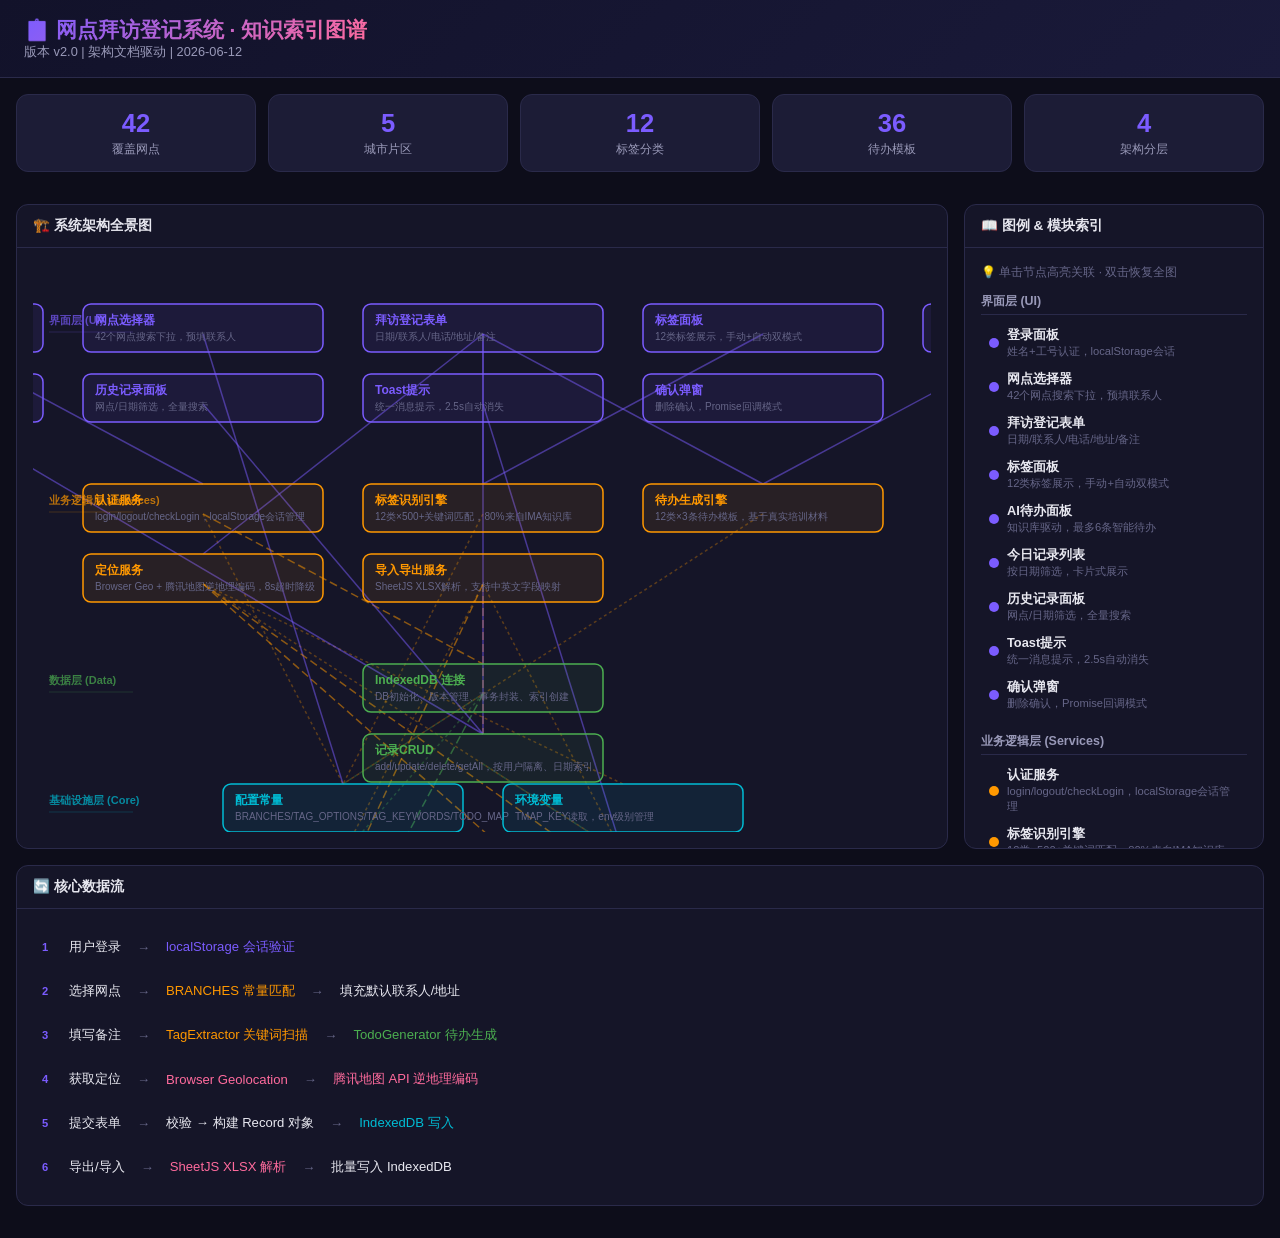
<file: Visit Registration System/docs/knowledge-map.html>
<!DOCTYPE html>
<html lang="zh-CN">
<head>
<meta charset="UTF-8">
<meta name="viewport" content="width=device-width, initial-scale=1.0">
<title>网点拜访登记系统 · 知识索引图谱</title>
<style>
*,*::before,*::after{box-sizing:border-box;margin:0;padding:0}
:root{
  --bg:#0D0D1A;--bg2:#151528;--bg3:#1C1C36;--bg4:#242445;
  --purple:#7B5CFF;--pink:#FF6B9D;--green:#4CAF50;--orange:#FF9800;--cyan:#00BCD4;
  --text:#E8E8F0;--text2:#9999B8;--text3:#666688;
  --border:#2A2A4A;--radius:12px;
}
body{font-family:PingFang SC,Microsoft YaHei,sans-serif;background:var(--bg);color:var(--text);min-height:100vh;overflow-x:hidden}
.header{position:sticky;top:0;z-index:100;background:linear-gradient(135deg,#12122A,#1A1A3A);border-bottom:1px solid var(--border);padding:16px 24px;display:flex;align-items:center;justify-content:space-between;flex-wrap:wrap;gap:12px}
.header h1{font-size:1.3rem;font-weight:700;background:linear-gradient(135deg,var(--purple),var(--pink));-webkit-background-clip:text;-webkit-text-fill-color:transparent}
.header .sub{font-size:.8rem;color:var(--text2)}
.main{display:flex;gap:16px;padding:16px;max-width:1400px;margin:0 auto;flex-wrap:wrap}
.panel{background:var(--bg2);border:1px solid var(--border);border-radius:var(--radius);overflow:hidden}
.panel-header{padding:12px 16px;border-bottom:1px solid var(--border);font-size:.85rem;font-weight:600;display:flex;align-items:center;gap:6px}
.panel-body{padding:16px}

/* Architecture Map */
#archMap{flex:2;min-width:700px}
#archMap .panel-body{height:600px;position:relative;overflow:hidden}

/* Legend */
#legendPanel{flex:0 0 300px}
#legendPanel .panel-body{max-height:600px;overflow-y:auto}

.legend-group{margin-bottom:16px}
.legend-group-title{font-size:.78rem;color:var(--text2);font-weight:600;margin-bottom:6px;padding-bottom:4px;border-bottom:1px solid var(--border)}
.legend-item{display:flex;align-items:center;gap:8px;padding:6px 0;font-size:.8rem;cursor:pointer;transition:all .15s;border-radius:4px;padding:6px 8px}
.legend-item:hover{background:var(--bg3)}
.legend-dot{width:10px;height:10px;border-radius:50%;flex-shrink:0}
.legend-dot.layer-core{background:var(--cyan)}
.legend-dot.layer-data{background:var(--green)}
.legend-dot.layer-service{background:var(--orange)}
.legend-dot.layer-ui{background:var(--purple)}
.legend-dot.layer-external{background:var(--pink)}

/* Tooltip */
.tooltip{position:absolute;background:var(--bg3);border:1px solid var(--purple);border-radius:8px;padding:10px 14px;font-size:.78rem;pointer-events:none;z-index:50;display:none;max-width:260px;line-height:1.5}
.tooltip .tt-title{font-weight:700;font-size:.85rem;margin-bottom:4px}
.tooltip .tt-desc{color:var(--text2);font-size:.75rem}

/* Data Flow */
#dataFlow{margin-top:16px}
.flow-step{display:flex;align-items:center;gap:12px;padding:10px 0;font-size:.82rem}
.flow-step .step-num{width:24px;height:24px;border-radius:50%;background:var(--purple-dim);color:var(--purple);display:flex;align-items:center;justify-content:center;font-size:.7rem;font-weight:700;flex-shrink:0}
.flow-step .step-arrow{color:var(--text3);margin:0 4px}

/* Stats */
.stats-row{display:flex;gap:12px;flex-wrap:wrap;margin-bottom:16px}
.stat-card{flex:1;min-width:100px;background:var(--bg3);border:1px solid var(--border);border-radius:var(--radius);padding:14px;text-align:center}
.stat-card .stat-num{font-size:1.6rem;font-weight:700;color:var(--purple)}
.stat-card .stat-label{font-size:.72rem;color:var(--text2);margin-top:4px}

/* SVG */
svg text{user-select:none}
.node-rect{cursor:pointer;transition:all .2s}
.node-rect:hover{filter:brightness(1.3)}
.edge-line{pointer-events:none}
</style>
</head>
<body>

<div class="header">
  <div>
    <h1>📋 网点拜访登记系统 · 知识索引图谱</h1>
    <div class="sub">版本 v2.0 | 架构文档驱动 | 2026-06-12</div>
  </div>
</div>

<!-- Stats -->
<div style="max-width:1400px;margin:0 auto;padding:0 16px">
  <div class="stats-row" style="margin-top:16px">
    <div class="stat-card"><div class="stat-num">42</div><div class="stat-label">覆盖网点</div></div>
    <div class="stat-card"><div class="stat-num">5</div><div class="stat-label">城市片区</div></div>
    <div class="stat-card"><div class="stat-num">12</div><div class="stat-label">标签分类</div></div>
    <div class="stat-card"><div class="stat-num">36</div><div class="stat-label">待办模板</div></div>
    <div class="stat-card"><div class="stat-num">4</div><div class="stat-label">架构分层</div></div>
  </div>
</div>

<div class="main">
  <!-- Architecture Map -->
  <div class="panel" id="archMap">
    <div class="panel-header">🏗️ 系统架构全景图</div>
    <div class="panel-body" id="mapContainer">
      <svg id="mainSvg" width="100%" height="100%"></svg>
      <div class="tooltip" id="tooltip"></div>
    </div>
  </div>

  <!-- Legend -->
  <div class="panel" id="legendPanel">
    <div class="panel-header">📖 图例 & 模块索引</div>
    <div class="panel-body" id="legendContent"></div>
  </div>
</div>

<!-- Data Flow -->
<div style="max-width:1400px;margin:0 auto;padding:0 16px 32px">
  <div class="panel">
    <div class="panel-header">🔄 核心数据流</div>
    <div class="panel-body">
      <div class="flow-step">
        <div class="step-num">1</div>
        <span>用户登录</span>
        <span class="step-arrow">→</span>
        <span style="color:var(--purple)">localStorage 会话验证</span>
      </div>
      <div class="flow-step">
        <div class="step-num">2</div>
        <span>选择网点</span>
        <span class="step-arrow">→</span>
        <span style="color:var(--orange)">BRANCHES 常量匹配</span>
        <span class="step-arrow">→</span>
        <span>填充默认联系人/地址</span>
      </div>
      <div class="flow-step">
        <div class="step-num">3</div>
        <span>填写备注</span>
        <span class="step-arrow">→</span>
        <span style="color:var(--orange)">TagExtractor 关键词扫描</span>
        <span class="step-arrow">→</span>
        <span style="color:var(--green)">TodoGenerator 待办生成</span>
      </div>
      <div class="flow-step">
        <div class="step-num">4</div>
        <span>获取定位</span>
        <span class="step-arrow">→</span>
        <span style="color:var(--pink)">Browser Geolocation</span>
        <span class="step-arrow">→</span>
        <span style="color:var(--pink)">腾讯地图 API 逆地理编码</span>
      </div>
      <div class="flow-step">
        <div class="step-num">5</div>
        <span>提交表单</span>
        <span class="step-arrow">→</span>
        <span>校验 → 构建 Record 对象</span>
        <span class="step-arrow">→</span>
        <span style="color:var(--cyan)">IndexedDB 写入</span>
      </div>
      <div class="flow-step">
        <div class="step-num">6</div>
        <span>导出/导入</span>
        <span class="step-arrow">→</span>
        <span style="color:var(--pink)">SheetJS XLSX 解析</span>
        <span class="step-arrow">→</span>
        <span>批量写入 IndexedDB</span>
      </div>
    </div>
  </div>
</div>

<script>
// ========== Data ==========
const layers = {
  ui: {
    label: "界面层 (UI)",
    color: "#7B5CFF",
    y: 40,
    nodes: [
      { id:"login", label:"登录面板", desc:"姓名+工号认证，localStorage会话" },
      { id:"branch-sel", label:"网点选择器", desc:"42个网点搜索下拉，预填联系人" },
      { id:"visit-form", label:"拜访登记表单", desc:"日期/联系人/电话/地址/备注" },
      { id:"tag-panel", label:"标签面板", desc:"12类标签展示，手动+自动双模式" },
      { id:"todo-panel", label:"AI待办面板", desc:"知识库驱动，最多6条智能待办" },
      { id:"today-list", label:"今日记录列表", desc:"按日期筛选，卡片式展示" },
      { id:"history", label:"历史记录面板", desc:"网点/日期筛选，全量搜索" },
      { id:"toast", label:"Toast提示", desc:"统一消息提示，2.5s自动消失" },
      { id:"confirm", label:"确认弹窗", desc:"删除确认，Promise回调模式" },
    ]
  },
  service: {
    label: "业务逻辑层 (Services)",
    color: "#FF9800",
    y: 220,
    nodes: [
      { id:"auth", label:"认证服务", desc:"login/logout/checkLogin，localStorage会话管理" },
      { id:"tag-extract", label:"标签识别引擎", desc:"12类×500+关键词匹配，80%来自IMA知识库" },
      { id:"todo-gen", label:"待办生成引擎", desc:"12类×3条待办模板，基于真实培训材料" },
      { id:"geo", label:"定位服务", desc:"Browser Geo + 腾讯地图逆地理编码，8s超时降级" },
      { id:"export-import", label:"导入导出服务", desc:"SheetJS XLSX解析，支持中英文字段映射" },
    ]
  },
  data: {
    label: "数据层 (Data)",
    color: "#4CAF50",
    y: 400,
    nodes: [
      { id:"db-core", label:"IndexedDB 连接", desc:"DB初始化、版本管理、事务封装、索引创建" },
      { id:"record-crud", label:"记录CRUD", desc:"add/update/delete/getAll，按用户隔离、日期索引" },
    ]
  },
  core: {
    label: "基础设施层 (Core)",
    color: "#00BCD4",
    y: 520,
    nodes: [
      { id:"config", label:"配置常量", desc:"BRANCHES/TAG_OPTIONS/TAG_KEYWORDS/TODO_MAP" },
      { id:"env", label:"环境变量", desc:"TMAP_KEY读取，env级别管理" },
      { id:"logger", label:"日志工具", desc:"INFO/WARN/ERROR三级，模块化输出" },
      { id:"errors", label:"错误码体系", desc:"E_AUTH/E_DB/E_GEO/E_IMPORT/E_VALIDATION" },
    ]
  },
  external: {
    label: "外部依赖",
    color: "#FF6B9D",
    y: 620,
    nodes: [
      { id:"sheetjs", label:"SheetJS CDN", desc:"xlsx-0.20.1，Excel解析引擎" },
      { id:"tmap", label:"腾讯地图 API", desc:"WebService逆地理编码，JSONP调用" },
      { id:"browser-db", label:"浏览器 IndexedDB", desc:"本地持久化存储，按用户隔离" },
      { id:"browser-geo", label:"浏览器 Geolocation", desc:"GPS坐标获取，需HTTPS" },
    ]
  }
};

// Edges: service -> data dependencies
const edges = [
  // Service -> Data
  { from:"auth", to:"db-core", style:"dashed" },
  { from:"export-import", to:"record-crud", style:"dashed" },

  // Data -> Core
  { from:"db-core", to:"config", style:"dotted" },
  { from:"db-core", to:"logger", style:"dotted" },
  { from:"record-crud", to:"errors", style:"dotted" },

  // Service -> Core
  { from:"auth", to:"config", style:"dotted" },
  { from:"tag-extract", to:"config", style:"dotted" },
  { from:"todo-gen", to:"config", style:"dotted" },
  { from:"geo", to:"env", style:"dotted" },
  { from:"geo", to:"errors", style:"dotted" },
  { from:"export-import", to:"errors", style:"dotted" },
  { from:"export-import", to:"logger", style:"dotted" },

  // UI -> Service
  { from:"login", to:"auth" },
  { from:"branch-sel", to:"config" },
  { from:"visit-form", to:"tag-extract" },
  { from:"visit-form", to:"todo-gen" },
  { from:"visit-form", to:"geo" },
  { from:"visit-form", to:"record-crud" },
  { from:"tag-panel", to:"tag-extract" },
  { from:"todo-panel", to:"todo-gen" },
  { from:"today-list", to:"record-crud" },
  { from:"history", to:"record-crud" },
  { from:"toast", to:"errors" },

  // External -> Service
  { from:"export-import", to:"sheetjs", style:"dashed" },
  { from:"geo", to:"tmap", style:"dashed" },
  { from:"db-core", to:"browser-db", style:"dashed" },
  { from:"geo", to:"browser-geo", style:"dashed" },
];

// ========== Layout ==========
const allNodes = [];
const allNodeMap = {};
Object.entries(layers).forEach(([layerKey, layer]) => {
  const count = layer.nodes.length;
  layer.nodes.forEach((n, i) => {
    n.layer = layerKey;
    n.color = layer.color;
    n.x = 80 + (i % Math.ceil(count/2)) * 280;
    n.y = layer.y + (Math.floor(i / Math.ceil(count/2))) * 70;
    allNodes.push(n);
    allNodeMap[n.id] = n;
  });
});

// Adjust x for wide layouts
Object.entries(layers).forEach(([, layer]) => {
  const count = layer.nodes.length;
  const cols = Math.ceil(count/2);
  const totalW = cols * 280 - 40;
  const startX = (900 - totalW) / 2;
  layer.nodes.forEach((n, i) => {
    n.x = startX + (i % cols) * 280;
  });
});

// ========== SVG Render ==========
const svg = document.getElementById("mainSvg");
const tooltip = document.getElementById("tooltip");

function render() {
  let html = '';

  // Draw edges
  edges.forEach(e => {
    const from = allNodeMap[e.from];
    const to = allNodeMap[e.to];
    if (!from || !to) return;
    const fx = from.x + 120, fy = from.y + 30;
    const tx = to.x + 120, ty = to.y;
    const color = from.color;
    const dash = e.style === "dashed" ? "8,4" : e.style === "dotted" ? "3,3" : "";
    const opacity = e.style === "dotted" ? "0.3" : "0.5";
    html += `<line x1="${fx}" y1="${fy}" x2="${tx}" y2="${ty}" stroke="${color}" stroke-width="1.5" stroke-dasharray="${dash}" opacity="${opacity}" class="edge-line"/>`;
  });

  // Draw nodes
  allNodes.forEach(n => {
    const w = 240, h = 48;
    html += `
      <g class="node-group" data-id="${n.id}" transform="translate(${n.x},${n.y})">
        <rect class="node-rect" x="0" y="0" width="${w}" height="${h}" rx="8"
              fill="${n.color}15" stroke="${n.color}" stroke-width="1.5"/>
        <text x="12" y="20" fill="${n.color}" font-size="12" font-weight="700">${n.label}</text>
        <text x="12" y="36" fill="#666688" font-size="10">${n.desc}</text>
      </g>`;
  });

  // Layer labels
  Object.entries(layers).forEach(([key, layer]) => {
    html += `
      <text x="16" y="${layer.y + 20}" fill="${layer.color}" font-size="11" font-weight="600" opacity="0.7">${layer.label}</text>
      <line x1="16" y1="${layer.y + 28}" x2="100" y2="${layer.y + 28}" stroke="${layer.color}" stroke-width="1" opacity="0.2"/>
    `;
  });

  svg.innerHTML = html;

  // Tooltip events
  svg.querySelectorAll(".node-group").forEach(g => {
    const id = g.dataset.id;
    g.addEventListener("mouseenter", (e) => {
      const n = allNodeMap[id];
      if (!n) return;
      const layerInfo = layers[n.layer];
      tooltip.innerHTML = `<div class="tt-title" style="color:${n.color}">${n.label}</div>
        <div class="tt-desc">${n.desc}</div>
        <div class="tt-desc" style="margin-top:4px">📂 ${layerInfo.label}</div>`;
      tooltip.style.display = "block";
    });
    g.addEventListener("mousemove", (e) => {
      const rect = document.getElementById("mapContainer").getBoundingClientRect();
      tooltip.style.left = (e.clientX - rect.left + 16) + "px";
      tooltip.style.top = (e.clientY - rect.top - 60) + "px";
    });
    g.addEventListener("mouseleave", () => {
      tooltip.style.display = "none";
    });
  });

  // Click to highlight
  svg.querySelectorAll(".node-group").forEach(g => {
    g.addEventListener("click", () => {
      const id = g.dataset.id;
      svg.querySelectorAll(".node-rect").forEach(r => r.setAttribute("opacity", "0.3"));
      svg.querySelectorAll(".edge-line").forEach(l => l.setAttribute("opacity", "0.1"));

      // Highlight connected nodes
      const connected = new Set([id]);
      edges.forEach(e => {
        if (e.from === id) connected.add(e.to);
        if (e.to === id) connected.add(e.from);
      });

      connected.forEach(cid => {
        const ng = svg.querySelector(`[data-id="${cid}"]`);
        if (ng) ng.querySelector(".node-rect").setAttribute("opacity", "1");
      });

      // Highlight relevant edges
      svg.querySelectorAll(".edge-line").forEach((l, i) => {
        const e = edges[i];
        if (e && (e.from === id || e.to === id)) {
          l.setAttribute("opacity", "0.8");
          l.setAttribute("stroke-width", "2");
        }
      });

      document.getElementById("legendContent").scrollIntoView({ behavior:"smooth" });
    });

    g.addEventListener("dblclick", () => {
      svg.querySelectorAll(".node-rect").forEach(r => r.setAttribute("opacity", "1"));
      svg.querySelectorAll(".edge-line").forEach(l => { l.setAttribute("opacity","0.5"); l.setAttribute("stroke-width","1.5"); });
    });
  });
}

// ========== Legend ==========
function renderLegend() {
  const container = document.getElementById("legendContent");
  let html = '<div style="font-size:.75rem;color:var(--text3);margin-bottom:12px">💡 单击节点高亮关联 · 双击恢复全图</div>';

  Object.entries(layers).forEach(([key, layer]) => {
    html += `<div class="legend-group">
      <div class="legend-group-title">${layer.label}</div>`;
    layer.nodes.forEach(n => {
      html += `<div class="legend-item" data-node="${n.id}" onclick="highlightNode('${n.id}')">
        <div class="legend-dot layer-${key}"></div>
        <div>
          <div style="font-weight:600">${n.label}</div>
          <div style="font-size:.7rem;color:var(--text3)">${n.desc}</div>
        </div>
      </div>`;
    });
    html += '</div>';
  });

  container.innerHTML = html;
}

function highlightNode(id) {
  // Simulate click on SVG node
  const ng = svg.querySelector(`[data-id="${id}"]`);
  if (ng) ng.dispatchEvent(new Event("click"));
}

// ========== Init ==========
render();
renderLegend();

// Responsive resize
window.addEventListener("resize", () => {
  // Keep as-is for now, the viewBox handles scaling
});
</script>
</body>
</html>
</file>
<file: Visit Registration System/src/assets/styles.css>
/* ============================================================
   网点拜访登记系统 — 全局样式
   主题变量统一管理，禁止组件内硬编码颜色
   ============================================================ */

:root {
  /* 背景色系 */
  --bg: #0D0D1A;
  --bg2: #151528;
  --bg3: #1C1C36;
  --bg4: #242445;

  /* 品牌色 */
  --purple: #7B5CFF;
  --pink: #FF6B9D;
  --purple-dim: rgba(123, 92, 255, 0.15);
  --pink-dim: rgba(255, 107, 157, 0.15);

  /* 功能色 */
  --green: #4CAF50;
  --green-dim: rgba(76, 175, 80, 0.15);
  --orange: #FF9800;
  --orange-dim: rgba(255, 152, 0, 0.15);
  --cyan: #00BCD4;

  /* 文字色 */
  --text: #E8E8F0;
  --text2: #9999B8;
  --text3: #666688;

  /* 边框 & 圆角 */
  --border: #2A2A4A;
  --radius: 10px;
  --radius-sm: 6px;

  /* 字体 */
  --font: PingFang SC, Microsoft YaHei, sans-serif;
}

/* ===== Reset ===== */
*, *::before, *::after {
  box-sizing: border-box;
  margin: 0;
  padding: 0;
}

html {
  font-size: 14px;
}

body {
  font-family: var(--font);
  background: var(--bg);
  color: var(--text);
  min-height: 100vh;
  overflow-x: hidden;
  -webkit-tap-highlight-color: transparent;
}

input, textarea, select, button {
  font-family: var(--font);
  font-size: 1rem;
  outline: none;
  border: none;
}

a {
  color: var(--purple);
  text-decoration: none;
}

/* ===== Scrollbar ===== */
::-webkit-scrollbar { width: 4px; height: 4px; }
::-webkit-scrollbar-track { background: transparent; }
::-webkit-scrollbar-thumb { background: var(--border); border-radius: 2px; }

/* ===== Utility ===== */
.hidden { display: none !important; }

/* ===== Form Base ===== */
.form-input {
  width: 100%;
  background: var(--bg2);
  border: 1px solid var(--border);
  border-radius: var(--radius-sm);
  padding: 9px 12px;
  color: var(--text);
  transition: border-color 0.2s;
}
.form-input:focus { border-color: var(--purple); }
.form-input::placeholder { color: #555; }

textarea.form-input {
  resize: vertical;
  min-height: 72px;
  line-height: 1.5;
}

/* ===== Button Base ===== */
.btn-primary {
  width: 100%;
  padding: 12px;
  border-radius: var(--radius);
  font-size: 1rem;
  font-weight: 700;
  cursor: pointer;
  background: linear-gradient(135deg, var(--purple), var(--pink));
  color: #fff;
  transition: opacity 0.2s, transform 0.1s;
  border: none;
}
.btn-primary:active { transform: scale(0.98); }
.btn-primary:disabled { opacity: 0.5; cursor: not-allowed; }

.btn-secondary {
  background: var(--bg3);
  border: 1px solid var(--border);
  color: var(--text);
  padding: 8px 16px;
  border-radius: var(--radius-sm);
  cursor: pointer;
  font-size: 0.85rem;
  transition: all 0.2s;
}
.btn-secondary:hover { border-color: var(--purple); color: var(--purple); }
</file>
